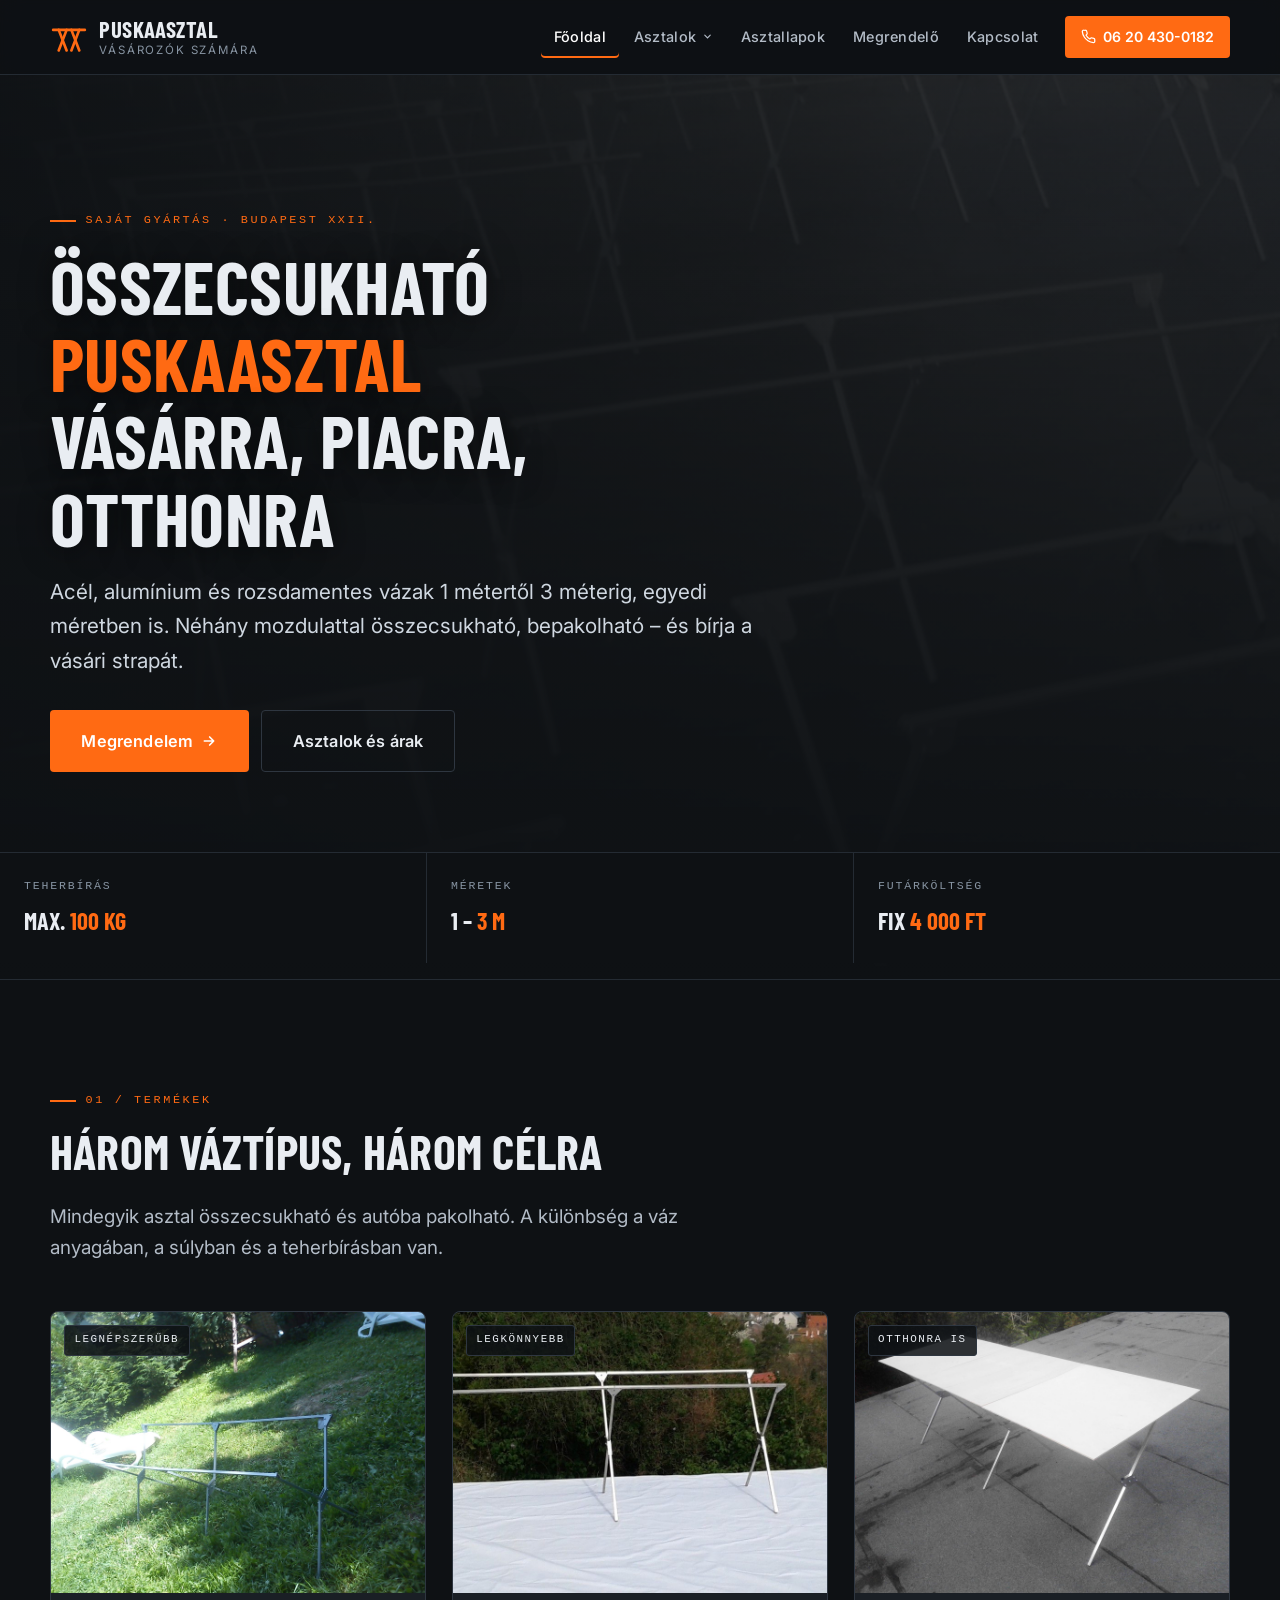
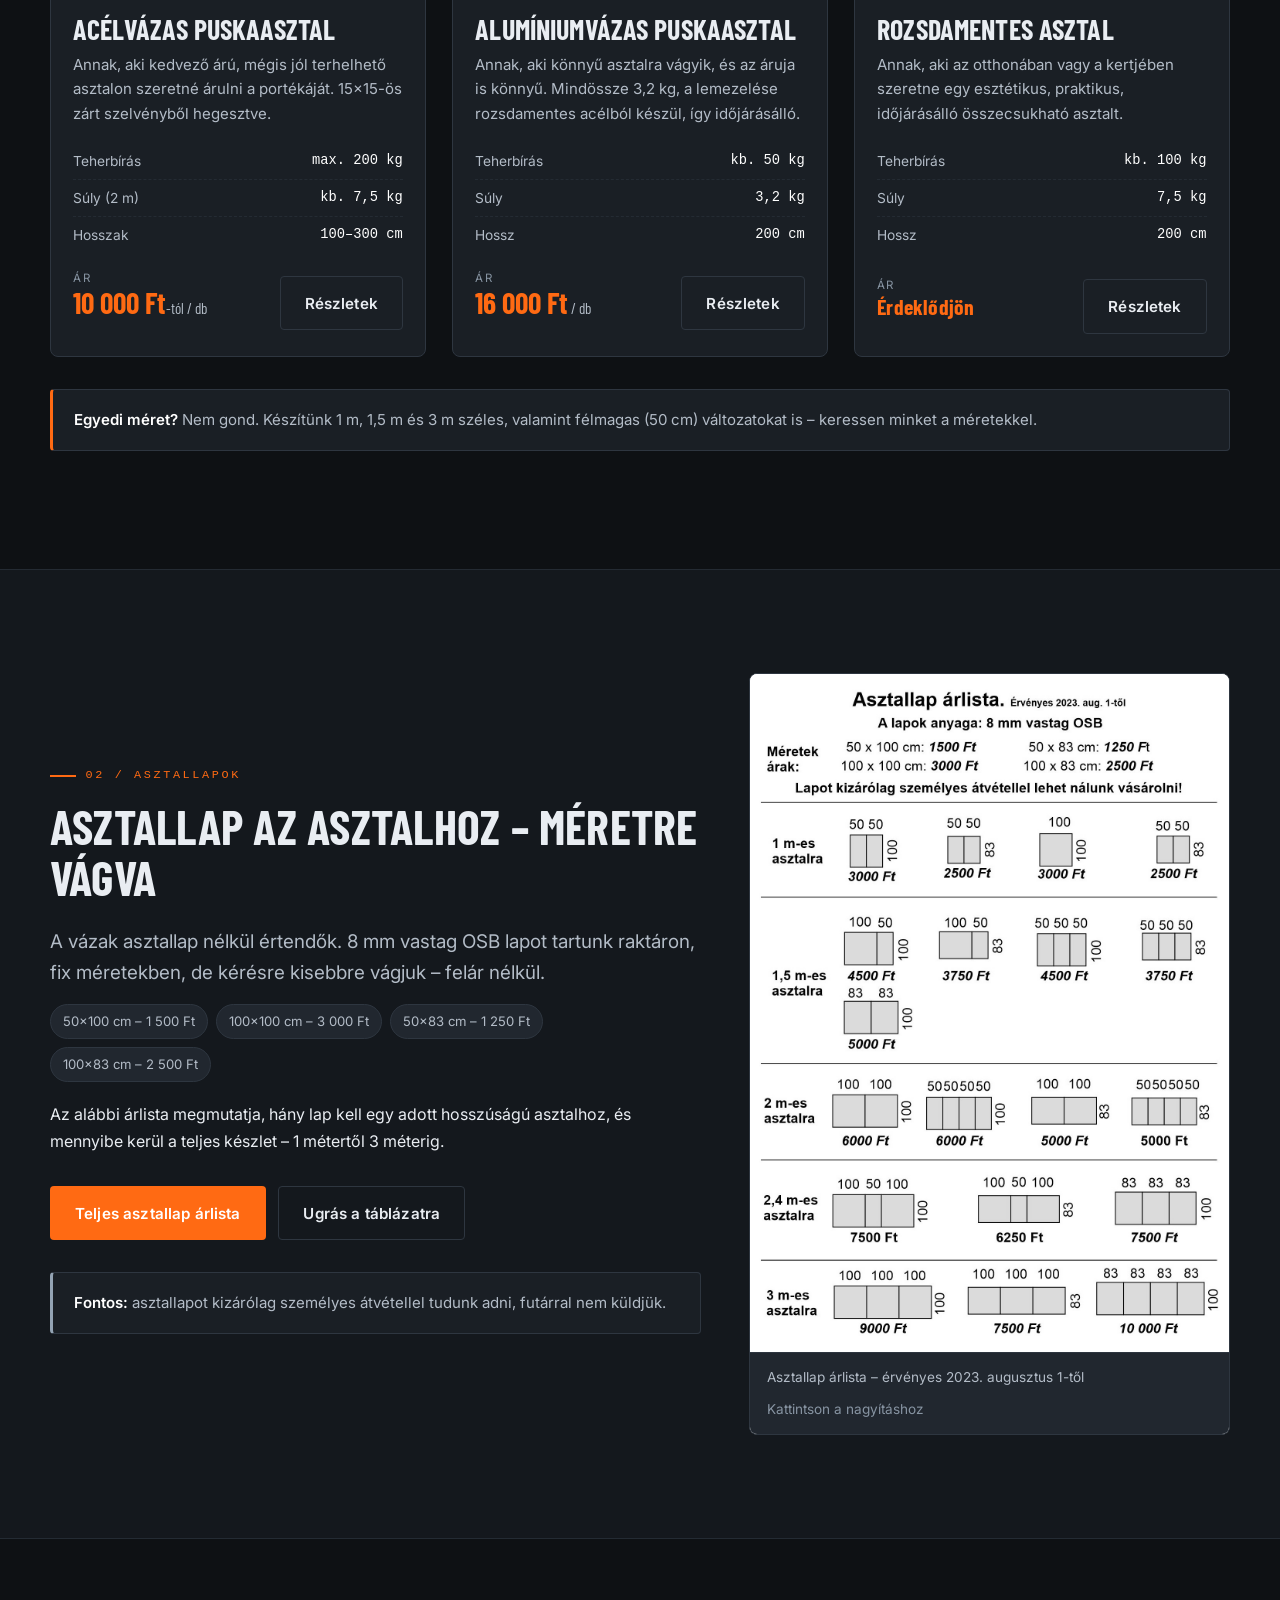
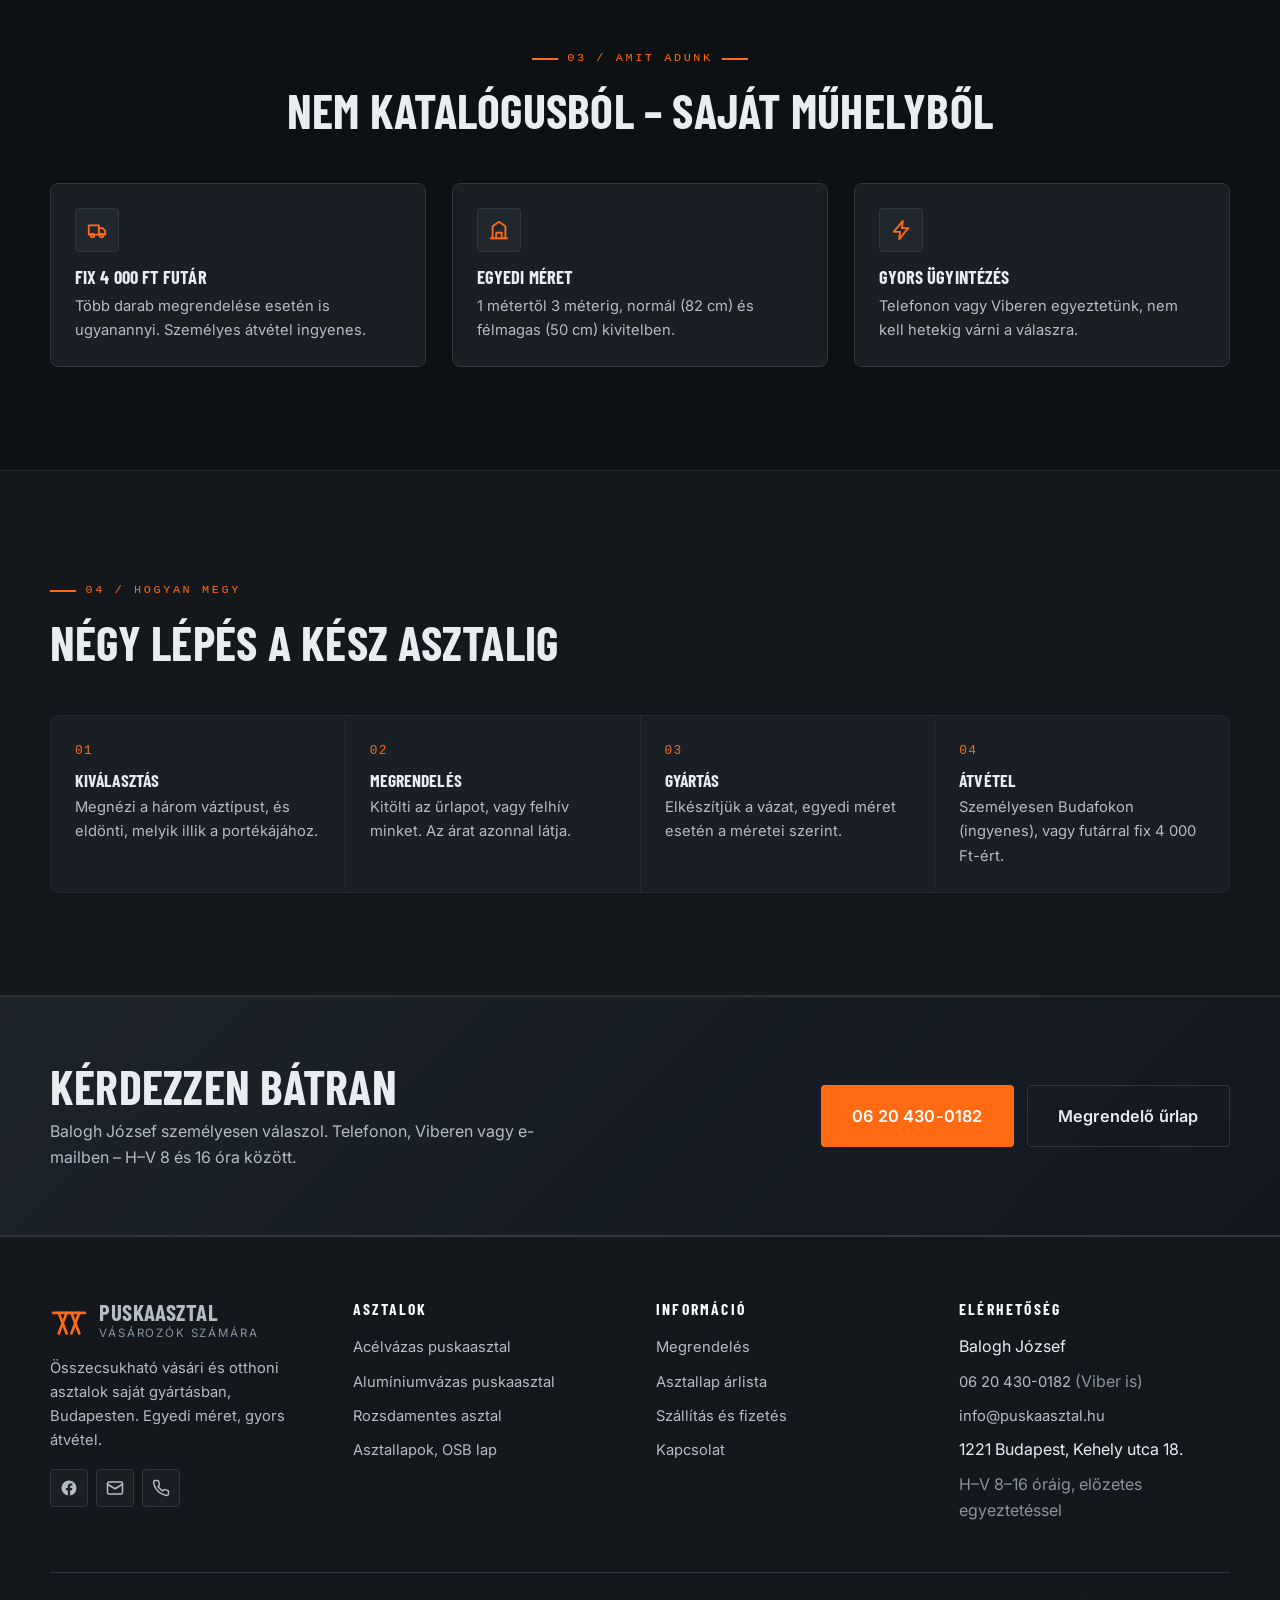
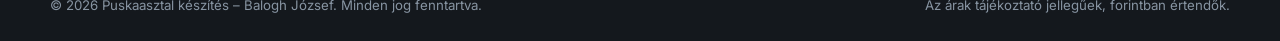
<file: index.html>
<!doctype html>
<html lang="hu">
<head>
<meta charset="utf-8">
<meta name="viewport" content="width=device-width, initial-scale=1">
<title>Puskaasztal készítés – összecsukható vásári asztalok | Budapest</title>
<meta name="description" content="Összecsukható puskaasztal saját gyártásban: acélvázas, alumíniumvázas és rozsdamentes kivitelben, 1–3 méterig, egyedi méretben is. OSB asztallapok, fix 4 000 Ft futárköltség.">
<meta name="author" content="Balogh József – Puskaasztal készítés">
<meta name="robots" content="index, follow">
<link rel="canonical" href="https://puskaasztal.hu/">
<meta name="theme-color" content="#0e1114">
<meta property="og:type" content="website">
<meta property="og:site_name" content="Puskaasztal készítés">
<meta property="og:locale" content="hu_HU">
<meta property="og:title" content="Puskaasztal készítés – összecsukható vásári asztalok | Budapest">
<meta property="og:description" content="Összecsukható puskaasztal saját gyártásban: acélvázas, alumíniumvázas és rozsdamentes kivitelben, 1–3 méterig, egyedi méretben is. OSB asztallapok, fix 4 000 Ft futárköltség.">
<meta property="og:url" content="https://puskaasztal.hu/">
<meta property="og:image" content="https://puskaasztal.hu/assets/img/hero-vazak.jpg">
<meta name="twitter:card" content="summary_large_image">
<link rel="icon" href="data:image/svg+xml,%3Csvg xmlns='http://www.w3.org/2000/svg' viewBox='0 0 48 48'%3E%3Crect width='48' height='48' fill='%230e1114'/%3E%3Cg fill='none' stroke='%23ff6a13' stroke-width='4' stroke-linecap='round'%3E%3Cpath d='M5 15h38'/%3E%3Cpath d='M11 15 21 41'/%3E%3Cpath d='M21 15 11 41'/%3E%3Cpath d='M27 15 37 41'/%3E%3Cpath d='M37 15 27 41'/%3E%3C/g%3E%3C/svg%3E">
<link rel="apple-touch-icon" href="assets/img/asztal-szog.jpg">
<link rel="preconnect" href="https://fonts.googleapis.com">
<link rel="preconnect" href="https://fonts.gstatic.com" crossorigin>
<link rel="stylesheet" href="https://fonts.googleapis.com/css2?family=Barlow+Condensed:wght@600;700&amp;family=Inter:wght@400;500;600&amp;display=swap">
<link rel="stylesheet" href="assets/css/style.css">
<script type="application/ld+json">
{
  "@context": "https://schema.org",
  "@type": "LocalBusiness",
  "@id": "https://puskaasztal.hu/#business",
  "name": "Puskaasztal készítés",
  "description": "Összecsukható vásári (puska) asztalok gyártása: acélvázas, alumíniumvázas és rozsdamentes kivitelben, egyedi méretben, OSB asztallapokkal.",
  "url": "https://puskaasztal.hu/",
  "telephone": "+36204300182",
  "email": "info@puskaasztal.hu",
  "image": "https://puskaasztal.hu/assets/img/hero-vazak.jpg",
  "priceRange": "1250 Ft - 18000 Ft",
  "founder": { "@type": "Person", "name": "Balogh József" },
  "address": {
    "@type": "PostalAddress",
    "streetAddress": "Kehely utca 18.",
    "addressLocality": "Budapest",
    "postalCode": "1221",
    "addressCountry": "HU"
  },
  "openingHoursSpecification": [{
    "@type": "OpeningHoursSpecification",
    "dayOfWeek": ["Monday","Tuesday","Wednesday","Thursday","Friday","Saturday","Sunday"],
    "opens": "08:00", "closes": "16:00"
  }],
  "sameAs": ["https://www.facebook.com/puskaasztal/"]
}
</script>
</head>
<body>
<a class="skip-link" href="#tartalom">Ugrás a tartalomra</a>
<header class="site-header">
  <div class="wrap header-inner">
    <a class="brand" href="index.html" aria-label="Puskaasztal készítés – főoldal">
      <svg class="brand-mark" viewBox="0 0 48 48" fill="none" stroke="currentColor" stroke-width="3.4" stroke-linecap="round" aria-hidden="true" focusable="false"><path d="M4 15h40"/><path d="M11 15 21 41"/><path d="M21 15 11 41"/><path d="M27 15 37 41"/><path d="M37 15 27 41"/></svg>
      <span class="brand-text"><b>Puskaasztal</b><span>vásározók számára</span></span>
    </a>
    <button type="button" class="nav-toggle" aria-expanded="false" aria-controls="fonavigacio">
      <span class="bars" aria-hidden="true"><i></i><i></i><i></i></span><span class="label">Menü</span>
    </button>
    <nav class="site-nav" id="fonavigacio" aria-label="Főmenü">
      <ul class="nav-list"><li><a href="index.html" aria-current="page">Főoldal</a></li><li class="has-sub" data-open="false"><button type="button" class="sub-toggle" aria-expanded="false">Asztalok<svg viewBox="0 0 24 24" fill="none" stroke="currentColor" stroke-width="2.5" stroke-linecap="round" aria-hidden="true"><path d="m6 9 6 6 6-6"/></svg></button><ul class="subnav"><li><a href="acelvazas-puskaasztal.html">Acélvázas puskaasztal<small>Kedvező árú, 200 kg teherbírás</small></a></li><li><a href="aluvazas-puskaasztal.html">Alumíniumvázas puskaasztal<small>Könnyű, mindössze 3,2 kg</small></a></li><li><a href="rozsdamentes-puskaasztal.html">Rozsdamentes asztal<small>Időjárásálló, esztétikus</small></a></li></ul></li><li><a href="asztallapok.html">Asztallapok</a></li><li><a href="megrendelo.html">Megrendelő</a></li><li><a href="kapcsolat.html">Kapcsolat</a></li></ul>
      <a class="nav-phone" href="tel:+36204300182"><svg viewBox="0 0 24 24" fill="none" stroke="currentColor" stroke-width="2" stroke-linecap="round" stroke-linejoin="round" aria-hidden="true"><path d="M22 16.9v3a2 2 0 0 1-2.2 2 19.8 19.8 0 0 1-8.6-3.1 19.5 19.5 0 0 1-6-6A19.8 19.8 0 0 1 2.1 4.2 2 2 0 0 1 4.1 2h3a2 2 0 0 1 2 1.7c.1 1 .4 1.9.7 2.8a2 2 0 0 1-.5 2.1L8.1 9.9a16 16 0 0 0 6 6l1.3-1.3a2 2 0 0 1 2.1-.4c.9.3 1.8.6 2.8.7a2 2 0 0 1 1.7 2Z"/></svg>06 20 430-0182</a>
    </nav>
  </div>
</header>
<main id="tartalom">

  <!-- ================= HERO ================= -->
  <section class="hero">
    <div class="hero-bg">
      <img src="assets/img/hero-vazak.jpg" alt="Összecsukható puskaasztal vázak sorban, gyártás után" width="2000" height="807" fetchpriority="high">
    </div>
    <div class="wrap hero-inner">
      <p class="eyebrow">Saját gyártás &middot; Budapest XXII.</p>
      <h1>Összecsukható <em>puskaasztal</em> vásárra, piacra, otthonra</h1>
      <p class="lead">Acél, alumínium és rozsdamentes vázak 1 métertől 3 méterig, egyedi méretben is.
      Néhány mozdulattal összecsukható, bepakolható &ndash; és bírja a vásári strapát.</p>
      <div class="hero-cta">
        <a class="btn btn-primary btn-lg" href="megrendelo.html">Megrendelem
          <svg viewBox="0 0 24 24" fill="none" stroke="currentColor" stroke-width="2.5" stroke-linecap="round" stroke-linejoin="round" aria-hidden="true"><path d="M5 12h14m-6-6 6 6-6 6"/></svg>
        </a>
        <a class="btn btn-ghost btn-lg" href="#asztalok">Asztalok és árak</a>
      </div>
    </div>
    <dl class="hero-facts wrap" style="width:100%">
      <div><dt>Teherbírás</dt><dd>max. <span>100 kg</span></dd></div>
      <div><dt>Méretek</dt><dd>1 &ndash; <span>3 m</span></dd></div>
      <div><dt>Futárköltség</dt><dd>fix <span>4 000 Ft</span></dd></div>
    </dl>
  </section>

  <!-- ================= TERMÉKEK ================= -->
  <section class="section" id="asztalok">
    <div class="wrap">
      <div class="section-head">
        <p class="eyebrow">01 / Termékek</p>
        <h2>Három vázt&iacute;pus, h&aacute;rom c&eacute;lra</h2>
        <p class="lead">Mindegyik asztal &ouml;sszecsukhat&oacute; &eacute;s aut&oacute;ba pakolhat&oacute;.
        A k&uuml;l&ouml;nbs&eacute;g a v&aacute;z anyag&aacute;ban, a s&uacute;lyban &eacute;s a teherb&iacute;r&aacute;sban van.</p>
      </div>

      <div class="grid grid-3">

        <article class="card">
          <div class="card-media">
            <span class="card-tag">Legnépszerűbb</span>
            <img src="assets/img/vaz-kertben.jpg" alt="Acélvázas összecsukható puskaasztal váza kinyitva" width="1600" height="1200" loading="lazy">
          </div>
          <div class="card-body">
            <h3>Acélvázas puskaasztal</h3>
            <p>Annak, aki kedvező árú, mégis jól terhelhető asztalon szeretné árulni a portékáját.
            15&times;15-ös zárt szelvényből hegesztve.</p>
            <ul class="card-meta">
              <li><span>Teherbírás</span><b>max. 200 kg</b></li>
              <li><span>Súly (2 m)</span><b>kb. 7,5 kg</b></li>
              <li><span>Hosszak</span><b>100&ndash;300 cm</b></li>
            </ul>
            <div class="card-foot">
              <p class="price"><small>Ár</small><b>10 000 Ft</b><i>-tól / db</i></p>
              <a class="btn btn-ghost" href="acelvazas-puskaasztal.html">Részletek</a>
            </div>
          </div>
        </article>

        <article class="card">
          <div class="card-media">
            <span class="card-tag">Legkönnyebb</span>
            <img src="assets/img/vaz-osszecsukhato.jpg" alt="Könnyű, összecsukható asztalváz kinyitott állapotban" width="1024" height="614" loading="lazy">
          </div>
          <div class="card-body">
            <h3>Alumíniumvázas puskaasztal</h3>
            <p>Annak, aki könnyű asztalra vágyik, és az áruja is könnyű. Mindössze 3,2 kg,
            a lemezelése rozsdamentes acélból készül, így időjárásálló.</p>
            <ul class="card-meta">
              <li><span>Teherbírás</span><b>kb. 50 kg</b></li>
              <li><span>Súly</span><b>3,2 kg</b></li>
              <li><span>Hossz</span><b>200 cm</b></li>
            </ul>
            <div class="card-foot">
              <p class="price"><small>Ár</small><b>16 000 Ft</b> <i>/ db</i></p>
              <a class="btn btn-ghost" href="aluvazas-puskaasztal.html">Részletek</a>
            </div>
          </div>
        </article>

        <article class="card">
          <div class="card-media">
            <span class="card-tag">Otthonra is</span>
            <img src="assets/img/asztal-szog.jpg" alt="Kinyitott összecsukható asztal világos asztallappal" width="1600" height="1200" loading="lazy">
          </div>
          <div class="card-body">
            <h3>Rozsdamentes asztal</h3>
            <p>Annak, aki az otthonában vagy a kertjében szeretne egy esztétikus, praktikus,
            időjárásálló összecsukható asztalt.</p>
            <ul class="card-meta">
              <li><span>Teherbírás</span><b>kb. 100 kg</b></li>
              <li><span>Súly</span><b>7,5 kg</b></li>
              <li><span>Hossz</span><b>200 cm</b></li>
            </ul>
            <div class="card-foot">
              <p class="price price--ask"><small>Ár</small><b>Érdeklődjön</b></p>
              <a class="btn btn-ghost" href="rozsdamentes-puskaasztal.html">Részletek</a>
            </div>
          </div>
        </article>

      </div>

      <p class="callout mt-2"><strong>Egyedi méret?</strong> Nem gond. Készítünk 1 m, 1,5 m és 3 m
      széles, valamint félmagas (50 cm) változatokat is &ndash; keressen minket a méretekkel.</p>
    </div>
  </section>

  <!-- ================= ASZTALLAPOK ================= -->
  <section class="section section--alt" id="asztallapok">
    <div class="wrap">
      <div class="split wide-left">
        <div>
          <p class="eyebrow">02 / Asztallapok</p>
          <h2>Asztallap az asztalhoz &ndash; m&eacute;retre v&aacute;gva</h2>
          <p class="lead">A vázak asztallap nélkül értendők. 8 mm vastag OSB lapot tartunk raktáron,
          fix méretekben, de kérésre kisebbre vágjuk &ndash; felár nélkül.</p>
          <ul class="chips">
            <li>50&times;100 cm &ndash; 1 500 Ft</li>
            <li>100&times;100 cm &ndash; 3 000 Ft</li>
            <li>50&times;83 cm &ndash; 1 250 Ft</li>
            <li>100&times;83 cm &ndash; 2 500 Ft</li>
          </ul>
          <p>Az alábbi árlista megmutatja, hány lap kell egy adott hosszúságú asztalhoz,
          és mennyibe kerül a teljes készlet &ndash; 1 métertől 3 méterig.</p>
          <div class="hero-cta">
            <a class="btn btn-primary" href="asztallapok.html">Teljes asztallap árlista</a>
            <a class="btn btn-ghost" href="asztallapok.html#arlista">Ugrás a táblázatra</a>
          </div>
          <p class="callout callout--info mt-2"><strong>Fontos:</strong> asztallapot kizárólag
          személyes átvétellel tudunk adni, futárral nem küldjük.</p>
        </div>
        <figure class="pricelist-figure">
          <button type="button" data-zoom="assets/img/asztallap-arlista.jpg" aria-label="Asztallap árlista nagyítása">
            <img src="assets/img/asztallap-arlista.jpg" alt="Asztallap árlista: 8 mm vastag OSB lapok méretei és árai 1, 1,5, 2, 2,4 és 3 méteres asztalokhoz" width="1240" height="1754" loading="lazy">
          </button>
          <figcaption><span>Asztallap árlista &ndash; érvényes 2023. augusztus 1-től</span><span class="muted">Kattintson a nagyításhoz</span></figcaption>
        </figure>
      </div>
    </div>
  </section>

  <!-- ================= MIÉRT MI ================= -->
  <section class="section">
    <div class="wrap">
      <div class="section-head center">
        <p class="eyebrow">03 / Amit adunk</p>
        <h2>Nem katal&oacute;gusb&oacute;l &ndash; saj&aacute;t m&#369;helyb&#337;l</h2>
      </div>
      <div class="grid grid-4">
        <div class="feature">
          <span class="ico"><svg viewBox="0 0 24 24" fill="none" stroke="currentColor" stroke-width="2" stroke-linecap="round" stroke-linejoin="round" aria-hidden="true"><path d="M3 7h11v10H3z"/><path d="M14 10h4l3 3v4h-7z"/><circle cx="7" cy="18" r="2"/><circle cx="17" cy="18" r="2"/></svg></span>
          <h3>Fix 4 000 Ft futár</h3>
          <p>Több darab megrendelése esetén is ugyanannyi. Személyes átvétel ingyenes.</p>
        </div>
        <div class="feature">
          <span class="ico"><svg viewBox="0 0 24 24" fill="none" stroke="currentColor" stroke-width="2" stroke-linecap="round" stroke-linejoin="round" aria-hidden="true"><path d="M3 21h18"/><path d="M5 21V8l7-5 7 5v13"/><path d="M9 21v-6h6v6"/></svg></span>
          <h3>Egyedi méret</h3>
          <p>1 métertől 3 méterig, normál (82 cm) és félmagas (50 cm) kivitelben.</p>
        </div>
        <div class="feature">
          <span class="ico"><svg viewBox="0 0 24 24" fill="none" stroke="currentColor" stroke-width="2" stroke-linecap="round" stroke-linejoin="round" aria-hidden="true"><path d="M14 2 4 14h7l-1 8 10-12h-7l1-8Z"/></svg></span>
          <h3>Gyors ügyintézés</h3>
          <p>Telefonon vagy Viberen egyeztetünk, nem kell hetekig várni a válaszra.</p>
        </div>
      </div>
    </div>
  </section>

  <!-- ================= FOLYAMAT ================= -->
  <section class="section section--alt">
    <div class="wrap">
      <div class="section-head">
        <p class="eyebrow">04 / Hogyan megy</p>
        <h2>N&eacute;gy l&eacute;p&eacute;s a k&eacute;sz asztalig</h2>
      </div>
      <ol class="steps">
        <li><h3>Kiválasztás</h3><p>Megnézi a három vázt&iacute;pust, és eldönti, melyik illik a portékájához.</p></li>
        <li><h3>Megrendelés</h3><p>Kitölti az űrlapot, vagy felhív minket. Az árat azonnal látja.</p></li>
        <li><h3>Gyártás</h3><p>Elkészítjük a vázat, egyedi méret esetén a méretei szerint.</p></li>
        <li><h3>Átvétel</h3><p>Személyesen Budafokon (ingyenes), vagy futárral fix 4 000 Ft-ért.</p></li>
      </ol>
    </div>
  </section>

  <!-- ================= CTA ================= -->
  <section class="cta-band">
    <div class="wrap inner">
      <div>
        <h2>K&eacute;rdezzen b&aacute;tran</h2>
        <p>Balogh József személyesen válaszol. Telefonon, Viberen vagy e-mailben &ndash;
        H&ndash;V 8 és 16 óra között.</p>
      </div>
      <div class="cta-actions">
        <a class="btn btn-primary btn-lg" href="tel:+36204300182">06 20 430-0182</a>
        <a class="btn btn-ghost btn-lg" href="megrendelo.html">Megrendelő űrlap</a>
      </div>
    </div>
  </section>

</main>
<footer class="site-footer">
  <div class="wrap">
    <div class="footer-grid">
      <div>
        <a class="brand" href="index.html" style="margin-bottom:1rem">
          <svg class="brand-mark" viewBox="0 0 48 48" fill="none" stroke="currentColor" stroke-width="3.4" stroke-linecap="round" aria-hidden="true" focusable="false"><path d="M4 15h40"/><path d="M11 15 21 41"/><path d="M21 15 11 41"/><path d="M27 15 37 41"/><path d="M37 15 27 41"/></svg>
          <span class="brand-text"><b>Puskaasztal</b><span>vásározók számára</span></span>
        </a>
        <p>Összecsukható vásári és otthoni asztalok saját gyártásban, Budapesten. Egyedi méret,
        gyors átvétel.</p>
        <div class="social">
          <a href="https://www.facebook.com/puskaasztal/" target="_blank" rel="noopener"
             aria-label="Facebook oldalunk"><svg viewBox="0 0 24 24" fill="currentColor" aria-hidden="true"><path d="M22 12a10 10 0 1 0-11.6 9.9v-7h-2.5V12h2.5V9.8c0-2.5 1.5-3.9 3.8-3.9 1.1 0 2.2.2 2.2.2v2.5h-1.3c-1.2 0-1.6.8-1.6 1.6V12h2.8l-.4 2.9h-2.4v7A10 10 0 0 0 22 12Z"/></svg></a>
          <a href="mailto:info@puskaasztal.hu" aria-label="E-mail küldése"><svg viewBox="0 0 24 24" fill="none" stroke="currentColor" stroke-width="2" stroke-linecap="round" stroke-linejoin="round" aria-hidden="true"><rect x="2" y="4" width="20" height="16" rx="2"/><path d="m2 7 10 6 10-6"/></svg></a>
          <a href="tel:+36204300182" aria-label="Telefonhívás"><svg viewBox="0 0 24 24" fill="none" stroke="currentColor" stroke-width="2" stroke-linecap="round" stroke-linejoin="round" aria-hidden="true"><path d="M22 16.9v3a2 2 0 0 1-2.2 2 19.8 19.8 0 0 1-8.6-3.1 19.5 19.5 0 0 1-6-6A19.8 19.8 0 0 1 2.1 4.2 2 2 0 0 1 4.1 2h3a2 2 0 0 1 2 1.7c.1 1 .4 1.9.7 2.8a2 2 0 0 1-.5 2.1L8.1 9.9a16 16 0 0 0 6 6l1.3-1.3a2 2 0 0 1 2.1-.4c.9.3 1.8.6 2.8.7a2 2 0 0 1 1.7 2Z"/></svg></a>
        </div>
      </div>
      <div>
        <h4>Asztalok</h4>
        <ul>
          <li><a href="acelvazas-puskaasztal.html">Acélvázas puskaasztal</a></li>
          <li><a href="aluvazas-puskaasztal.html">Alumíniumvázas puskaasztal</a></li>
          <li><a href="rozsdamentes-puskaasztal.html">Rozsdamentes asztal</a></li>
          <li><a href="asztallapok.html">Asztallapok, OSB lap</a></li>
        </ul>
      </div>
      <div>
        <h4>Információ</h4>
        <ul>
          <li><a href="megrendelo.html">Megrendelés</a></li>
          <li><a href="asztallapok.html#arlista">Asztallap árlista</a></li>
          <li><a href="kapcsolat.html#szallitas">Szállítás és fizetés</a></li>
          <li><a href="kapcsolat.html">Kapcsolat</a></li>
        </ul>
      </div>
      <div>
        <h4>Elérhetőség</h4>
        <ul>
          <li>Balogh József</li>
          <li><a href="tel:+36204300182">06 20 430-0182</a> <span class="muted">(Viber is)</span></li>
          <li><a href="mailto:info@puskaasztal.hu">info@puskaasztal.hu</a></li>
          <li>1221 Budapest, Kehely utca 18.</li>
          <li class="muted">H–V 8–16 óráig, előzetes egyeztetéssel</li>
        </ul>
      </div>
    </div>
    <div class="footer-bottom">
      <span>&copy; <span id="ev">2026</span> Puskaasztal készítés – Balogh József. Minden jog fenntartva.</span>
      <span>Az árak tájékoztató jellegűek, forintban értendők.</span>
      <!-- Weboldal: Advant – https://advant.hu (igény szerint megjeleníthető) -->
    </div>
  </div>
</footer>
<script src="assets/js/main.js" defer></script>
</body>
</html>
</file>
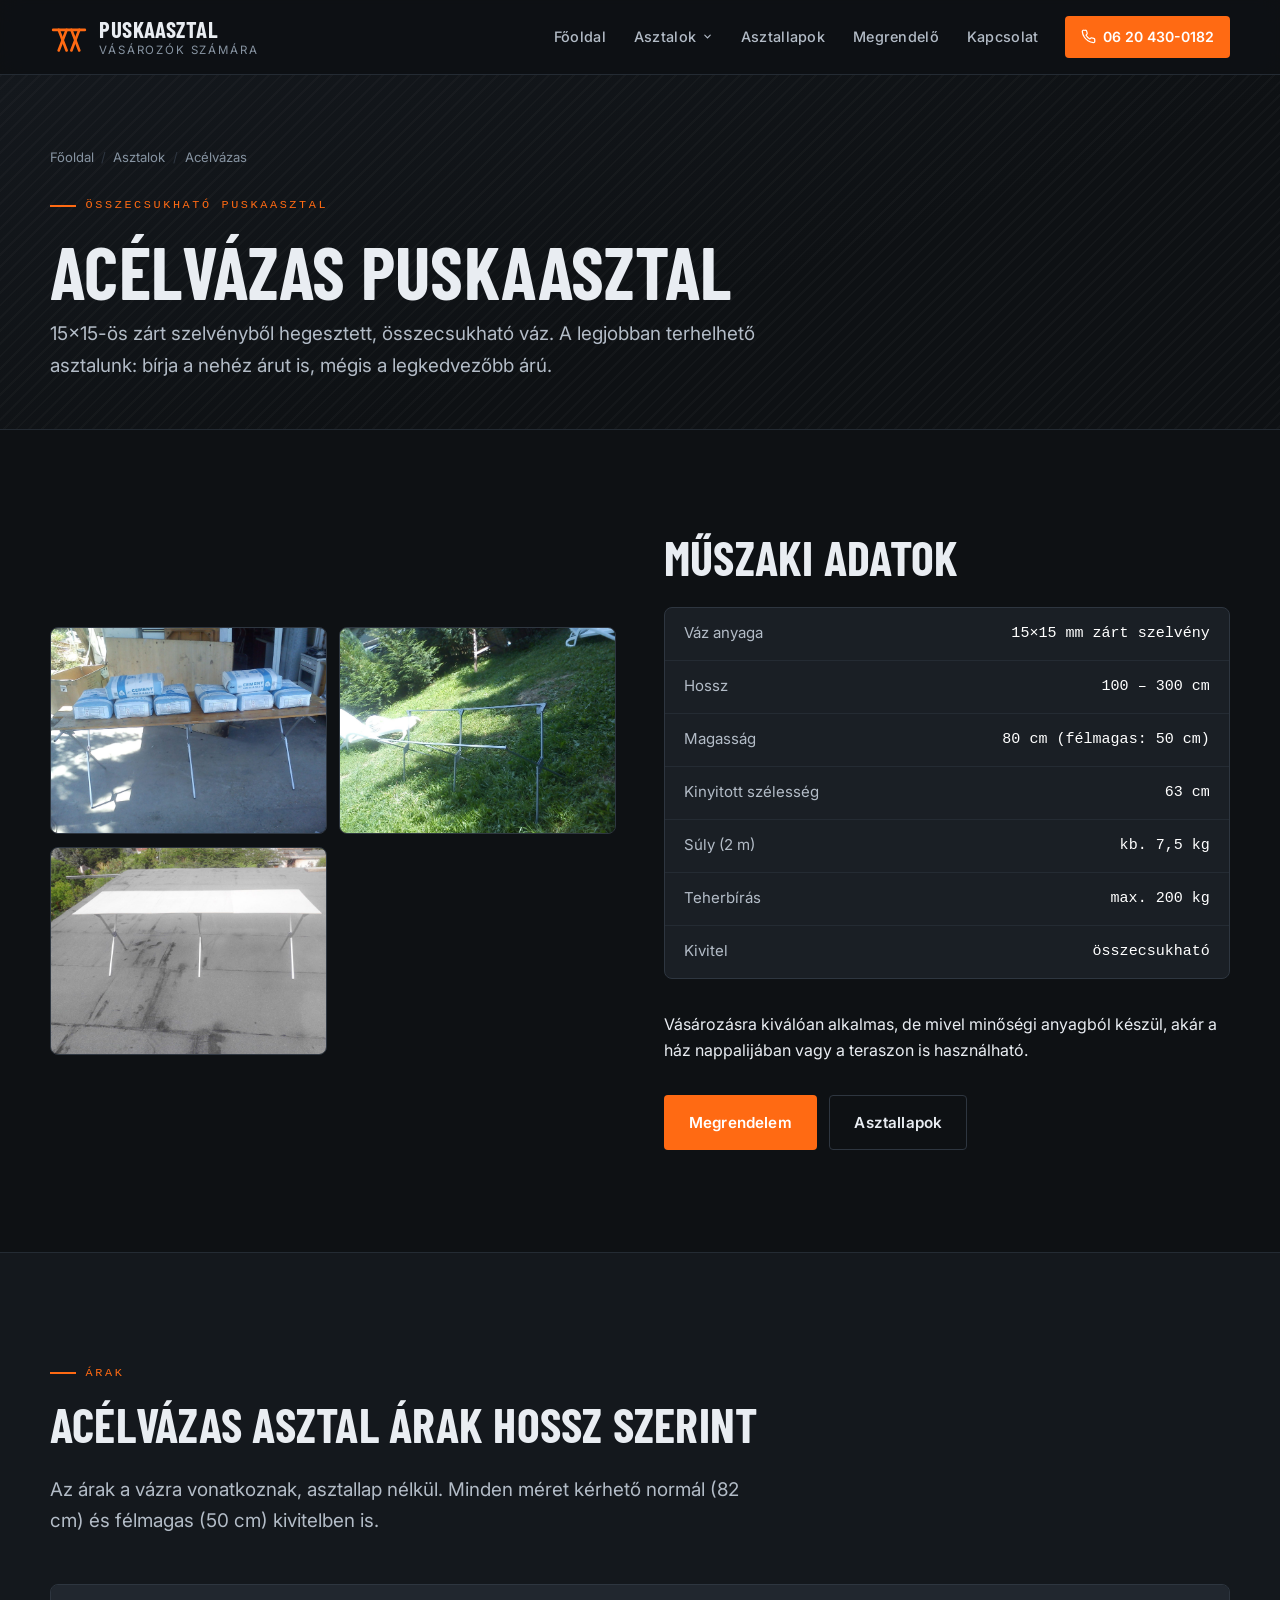
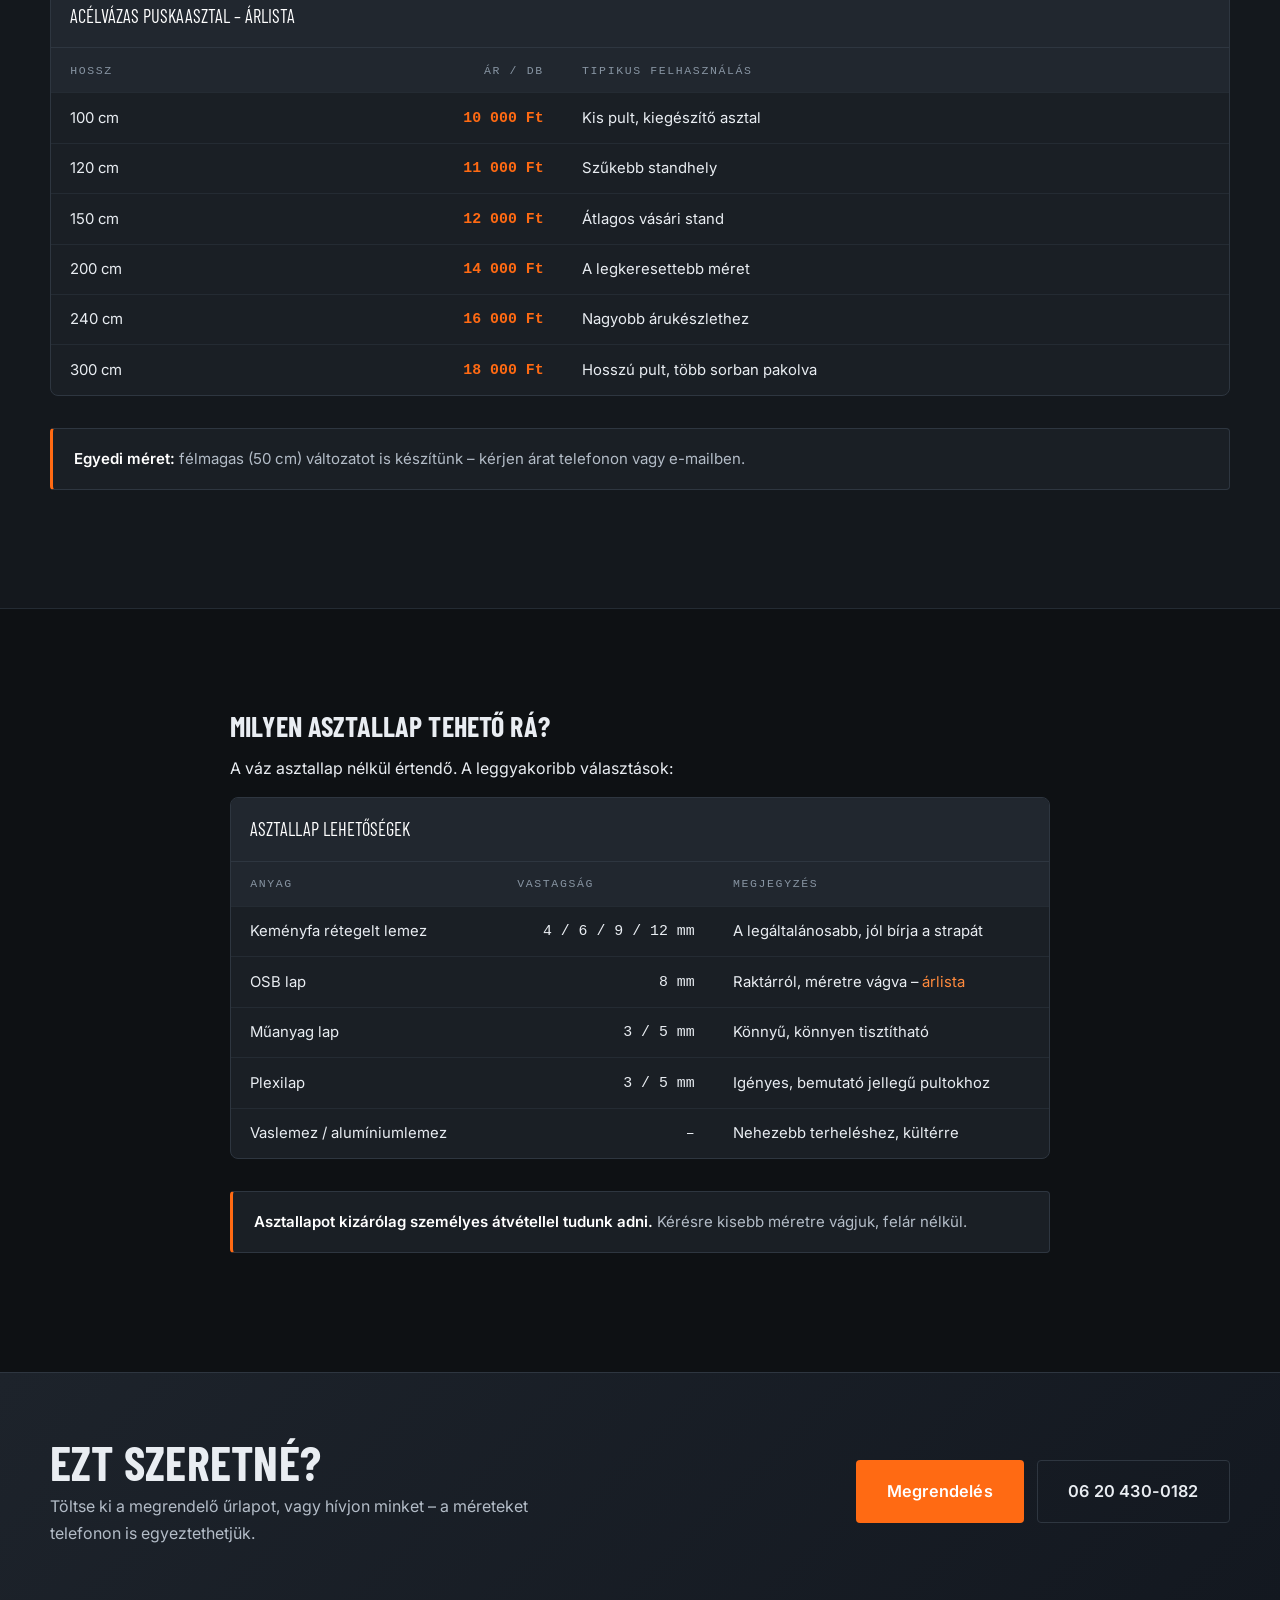
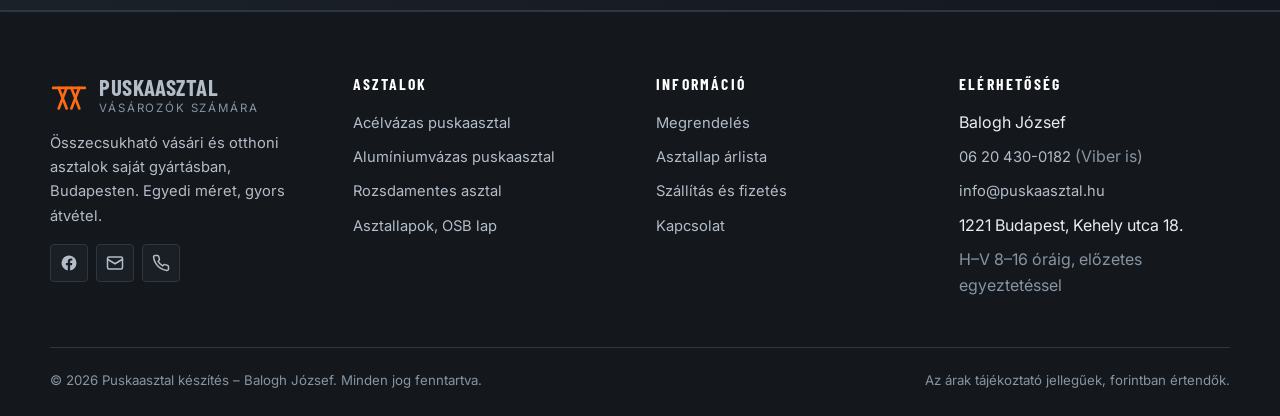
<file: acelvazas-puskaasztal.html>
<!doctype html>
<html lang="hu">
<head>
<meta charset="utf-8">
<meta name="viewport" content="width=device-width, initial-scale=1">
<title>Acélvázas puskaasztal – 200 kg teherbírás | Puskaasztal készítés</title>
<meta name="description" content="Acélvázas összecsukható puskaasztal 15×15-ös zárt szelvényből. 100–300 cm hosszban, max. 200 kg teherbírás, 10 000 Ft-tól. Vásárra és otthonra egyaránt.">
<meta name="author" content="Balogh József – Puskaasztal készítés">
<meta name="robots" content="index, follow">
<link rel="canonical" href="https://puskaasztal.hu/acelvazas-puskaasztal.html">
<meta name="theme-color" content="#0e1114">
<meta property="og:type" content="website">
<meta property="og:site_name" content="Puskaasztal készítés">
<meta property="og:locale" content="hu_HU">
<meta property="og:title" content="Acélvázas puskaasztal – 200 kg teherbírás | Puskaasztal készítés">
<meta property="og:description" content="Acélvázas összecsukható puskaasztal 15×15-ös zárt szelvényből. 100–300 cm hosszban, max. 200 kg teherbírás, 10 000 Ft-tól. Vásárra és otthonra egyaránt.">
<meta property="og:url" content="https://puskaasztal.hu/acelvazas-puskaasztal.html">
<meta property="og:image" content="https://puskaasztal.hu/assets/img/teherbiras-cement.jpg">
<meta name="twitter:card" content="summary_large_image">
<link rel="icon" href="data:image/svg+xml,%3Csvg xmlns='http://www.w3.org/2000/svg' viewBox='0 0 48 48'%3E%3Crect width='48' height='48' fill='%230e1114'/%3E%3Cg fill='none' stroke='%23ff6a13' stroke-width='4' stroke-linecap='round'%3E%3Cpath d='M5 15h38'/%3E%3Cpath d='M11 15 21 41'/%3E%3Cpath d='M21 15 11 41'/%3E%3Cpath d='M27 15 37 41'/%3E%3Cpath d='M37 15 27 41'/%3E%3C/g%3E%3C/svg%3E">
<link rel="apple-touch-icon" href="assets/img/asztal-szog.jpg">
<link rel="preconnect" href="https://fonts.googleapis.com">
<link rel="preconnect" href="https://fonts.gstatic.com" crossorigin>
<link rel="stylesheet" href="https://fonts.googleapis.com/css2?family=Barlow+Condensed:wght@600;700&amp;family=Inter:wght@400;500;600&amp;display=swap">
<link rel="stylesheet" href="assets/css/style.css">
<script type="application/ld+json">
{
  "@context": "https://schema.org",
  "@type": "Product",
  "name": "Acélvázas puskaasztal",
  "description": "Összecsukható acélvázas vásári asztal, 15×15 mm zárt szelvényből, max. 200 kg teherbírással.",
  "image": "https://puskaasztal.hu/assets/img/teherbiras-cement.jpg",
  "brand": { "@type": "Brand", "name": "Puskaasztal készítés" },
  "offers": {
    "@type": "Offer",
    "url": "https://puskaasztal.hu/acelvazas-puskaasztal.html",
    "priceCurrency": "HUF",
    "price": "10000",
    "availability": "https://schema.org/InStock",
    "seller": { "@type": "Organization", "name": "Puskaasztal készítés" }
  }
}
</script>
</head>
<body>
<a class="skip-link" href="#tartalom">Ugrás a tartalomra</a>
<header class="site-header">
  <div class="wrap header-inner">
    <a class="brand" href="index.html" aria-label="Puskaasztal készítés – főoldal">
      <svg class="brand-mark" viewBox="0 0 48 48" fill="none" stroke="currentColor" stroke-width="3.4" stroke-linecap="round" aria-hidden="true" focusable="false"><path d="M4 15h40"/><path d="M11 15 21 41"/><path d="M21 15 11 41"/><path d="M27 15 37 41"/><path d="M37 15 27 41"/></svg>
      <span class="brand-text"><b>Puskaasztal</b><span>vásározók számára</span></span>
    </a>
    <button type="button" class="nav-toggle" aria-expanded="false" aria-controls="fonavigacio">
      <span class="bars" aria-hidden="true"><i></i><i></i><i></i></span><span class="label">Menü</span>
    </button>
    <nav class="site-nav" id="fonavigacio" aria-label="Főmenü">
      <ul class="nav-list"><li><a href="index.html">Főoldal</a></li><li class="has-sub" data-open="false"><button type="button" class="sub-toggle" aria-expanded="false">Asztalok<svg viewBox="0 0 24 24" fill="none" stroke="currentColor" stroke-width="2.5" stroke-linecap="round" aria-hidden="true"><path d="m6 9 6 6 6-6"/></svg></button><ul class="subnav"><li><a href="acelvazas-puskaasztal.html" aria-current="page">Acélvázas puskaasztal<small>Kedvező árú, 200 kg teherbírás</small></a></li><li><a href="aluvazas-puskaasztal.html">Alumíniumvázas puskaasztal<small>Könnyű, mindössze 3,2 kg</small></a></li><li><a href="rozsdamentes-puskaasztal.html">Rozsdamentes asztal<small>Időjárásálló, esztétikus</small></a></li></ul></li><li><a href="asztallapok.html">Asztallapok</a></li><li><a href="megrendelo.html">Megrendelő</a></li><li><a href="kapcsolat.html">Kapcsolat</a></li></ul>
      <a class="nav-phone" href="tel:+36204300182"><svg viewBox="0 0 24 24" fill="none" stroke="currentColor" stroke-width="2" stroke-linecap="round" stroke-linejoin="round" aria-hidden="true"><path d="M22 16.9v3a2 2 0 0 1-2.2 2 19.8 19.8 0 0 1-8.6-3.1 19.5 19.5 0 0 1-6-6A19.8 19.8 0 0 1 2.1 4.2 2 2 0 0 1 4.1 2h3a2 2 0 0 1 2 1.7c.1 1 .4 1.9.7 2.8a2 2 0 0 1-.5 2.1L8.1 9.9a16 16 0 0 0 6 6l1.3-1.3a2 2 0 0 1 2.1-.4c.9.3 1.8.6 2.8.7a2 2 0 0 1 1.7 2Z"/></svg>06 20 430-0182</a>
    </nav>
  </div>
</header>
<main id="tartalom">
  <section class="page-hero">
    <div class="wrap">
      <nav class="breadcrumb" aria-label="Morzsamenü">
        <ol>
          <li><a href="index.html">Főoldal</a></li>
          <li>Asztalok</li>
          <li>Acélvázas</li>
        </ol>
      </nav>
      <p class="eyebrow">Összecsukható puskaasztal</p>
      <h1>Ac&eacute;lv&aacute;zas puskaasztal</h1>
      <p class="lead">15&times;15-&ouml;s z&aacute;rt szelv&eacute;nyb&#337;l hegesztett, &ouml;sszecsukhat&oacute; v&aacute;z. A legjobban terhelhet&#337; asztalunk: b&iacute;rja a neh&eacute;z &aacute;rut is, m&eacute;gis a legkedvez&#337;bb &aacute;r&uacute;.</p>
    </div>
  </section>

  <section class="section">
    <div class="wrap">
      <div class="split">
        <div>
          <div class="gallery"><button type="button" data-zoom="assets/img/teherbiras-cement.jpg" aria-label="Nagyítás: Puskaasztal cementeszsákokkal megterhelve"><img src="assets/img/teherbiras-cement.jpg" alt="Puskaasztal cementeszsákokkal megterhelve" loading="lazy"></button><button type="button" data-zoom="assets/img/vaz-kertben.jpg" aria-label="Nagyítás: Összecsukható asztalváz kinyitva a kertben"><img src="assets/img/vaz-kertben.jpg" alt="Összecsukható asztalváz kinyitva a kertben" loading="lazy"></button><button type="button" data-zoom="assets/img/asztal-3m.jpg" aria-label="Nagyítás: Hosszú puskaasztal felszerelt asztallappal"><img src="assets/img/asztal-3m.jpg" alt="Hosszú puskaasztal felszerelt asztallappal" loading="lazy"></button></div>
        </div>
        <div>
          <h2>M&#369;szaki adatok</h2>
          <ul class="specs"><li><span>Váz anyaga</span><b>15&times;15 mm zárt szelvény</b></li><li><span>Hossz</span><b>100 &ndash; 300 cm</b></li><li><span>Magasság</span><b>80 cm (félmagas: 50 cm)</b></li><li><span>Kinyitott szélesség</span><b>63 cm</b></li><li><span>Súly (2 m)</span><b>kb. 7,5 kg</b></li><li><span>Teherbírás</span><b>max. 200 kg</b></li><li><span>Kivitel</span><b>összecsukható</b></li></ul>
          <p class="mt-2">Vásározásra kiválóan alkalmas, de mivel minőségi anyagból készül,
          akár a ház nappalijában vagy a teraszon is használható.</p>
          <div class="hero-cta">
            <a class="btn btn-primary" href="megrendelo.html">Megrendelem</a>
            <a class="btn btn-ghost" href="asztallapok.html">Asztallapok</a>
          </div>
        </div>
      </div>
    </div>
  </section>

  <section class="section section--alt">
    <div class="wrap">
      <div class="section-head">
        <p class="eyebrow">Árak</p>
        <h2>Ac&eacute;lv&aacute;zas asztal &aacute;rak hossz szerint</h2>
        <p class="lead">Az árak a v&aacute;zra vonatkoznak, asztallap n&eacute;lk&uuml;l.
        Minden m&eacute;ret k&eacute;rhet&#337; norm&aacute;l (82 cm) &eacute;s f&eacute;lmagas (50 cm) kivitelben is.</p>
      </div>
      <div class="table-scroll">
        <table>
          <caption>Acélvázas puskaasztal – árlista</caption>
          <thead><tr><th scope="col">Hossz</th><th scope="col" class="num">Ár / db</th><th scope="col">Tipikus felhasználás</th></tr></thead>
          <tbody>
            <tr><td>100 cm</td><td class="price-cell">10 000 Ft</td><td>Kis pult, kiegészítő asztal</td></tr>
            <tr><td>120 cm</td><td class="price-cell">11 000 Ft</td><td>Szűkebb standhely</td></tr>
            <tr><td>150 cm</td><td class="price-cell">12 000 Ft</td><td>Átlagos vásári stand</td></tr>
            <tr><td>200 cm</td><td class="price-cell">14 000 Ft</td><td>A legkeresettebb méret</td></tr>
            <tr><td>240 cm</td><td class="price-cell">16 000 Ft</td><td>Nagyobb árukészlethez</td></tr>
            <tr><td>300 cm</td><td class="price-cell">18 000 Ft</td><td>Hosszú pult, több sorban pakolva</td></tr>
          </tbody>
        </table>
      </div>
      <p class="callout mt-2"><strong>Egyedi méret:</strong> félmagas (50 cm) változatot is
      készítünk &ndash; kérjen árat telefonon vagy e-mailben.</p>
    </div>
  </section>

  <section class="section">
    <div class="wrap wrap-narrow">
      <h3>Milyen asztallap tehet&#337; r&aacute;?</h3>
      <p>A v&aacute;z asztallap n&eacute;lk&uuml;l &eacute;rtend&#337;. A leggyakoribb v&aacute;laszt&aacute;sok:</p>
      <div class="table-scroll">
        <table>
          <caption>Asztallap lehetőségek</caption>
          <thead><tr><th scope="col">Anyag</th><th scope="col">Vastagság</th><th scope="col">Megjegyzés</th></tr></thead>
          <tbody>
            <tr><td>Keményfa rétegelt lemez</td><td class="num">4 / 6 / 9 / 12 mm</td><td>A legáltalánosabb, jól bírja a strapát</td></tr>
            <tr><td>OSB lap</td><td class="num">8 mm</td><td>Raktárról, méretre vágva &ndash; <a href="asztallapok.html">árlista</a></td></tr>
            <tr><td>Műanyag lap</td><td class="num">3 / 5 mm</td><td>Könnyű, könnyen tisztítható</td></tr>
            <tr><td>Plexilap</td><td class="num">3 / 5 mm</td><td>Igényes, bemutató jellegű pultokhoz</td></tr>
            <tr><td>Vaslemez / alumíniumlemez</td><td class="num">&ndash;</td><td>Nehezebb terheléshez, kültérre</td></tr>
          </tbody>
        </table>
      </div>
      <p class="callout mt-2"><strong>Asztallapot kizárólag személyes átvétellel tudunk adni.</strong>
      Kérésre kisebb méretre vágjuk, felár nélkül.</p>

    </div>
  </section>
  <section class="cta-band">
    <div class="wrap inner">
      <div>
        <h2>Ezt szeretn&eacute;?</h2>
        <p>Töltse ki a megrendelő űrlapot, vagy hívjon minket &ndash; a méreteket telefonon
        is egyeztethetjük.</p>
      </div>
      <div class="cta-actions">
        <a class="btn btn-primary btn-lg" href="megrendelo.html">Megrendelés</a>
        <a class="btn btn-ghost btn-lg" href="tel:+36204300182">06 20 430-0182</a>
      </div>
    </div>
  </section>
</main>
<footer class="site-footer">
  <div class="wrap">
    <div class="footer-grid">
      <div>
        <a class="brand" href="index.html" style="margin-bottom:1rem">
          <svg class="brand-mark" viewBox="0 0 48 48" fill="none" stroke="currentColor" stroke-width="3.4" stroke-linecap="round" aria-hidden="true" focusable="false"><path d="M4 15h40"/><path d="M11 15 21 41"/><path d="M21 15 11 41"/><path d="M27 15 37 41"/><path d="M37 15 27 41"/></svg>
          <span class="brand-text"><b>Puskaasztal</b><span>vásározók számára</span></span>
        </a>
        <p>Összecsukható vásári és otthoni asztalok saját gyártásban, Budapesten. Egyedi méret,
        gyors átvétel.</p>
        <div class="social">
          <a href="https://www.facebook.com/puskaasztal/" target="_blank" rel="noopener"
             aria-label="Facebook oldalunk"><svg viewBox="0 0 24 24" fill="currentColor" aria-hidden="true"><path d="M22 12a10 10 0 1 0-11.6 9.9v-7h-2.5V12h2.5V9.8c0-2.5 1.5-3.9 3.8-3.9 1.1 0 2.2.2 2.2.2v2.5h-1.3c-1.2 0-1.6.8-1.6 1.6V12h2.8l-.4 2.9h-2.4v7A10 10 0 0 0 22 12Z"/></svg></a>
          <a href="mailto:info@puskaasztal.hu" aria-label="E-mail küldése"><svg viewBox="0 0 24 24" fill="none" stroke="currentColor" stroke-width="2" stroke-linecap="round" stroke-linejoin="round" aria-hidden="true"><rect x="2" y="4" width="20" height="16" rx="2"/><path d="m2 7 10 6 10-6"/></svg></a>
          <a href="tel:+36204300182" aria-label="Telefonhívás"><svg viewBox="0 0 24 24" fill="none" stroke="currentColor" stroke-width="2" stroke-linecap="round" stroke-linejoin="round" aria-hidden="true"><path d="M22 16.9v3a2 2 0 0 1-2.2 2 19.8 19.8 0 0 1-8.6-3.1 19.5 19.5 0 0 1-6-6A19.8 19.8 0 0 1 2.1 4.2 2 2 0 0 1 4.1 2h3a2 2 0 0 1 2 1.7c.1 1 .4 1.9.7 2.8a2 2 0 0 1-.5 2.1L8.1 9.9a16 16 0 0 0 6 6l1.3-1.3a2 2 0 0 1 2.1-.4c.9.3 1.8.6 2.8.7a2 2 0 0 1 1.7 2Z"/></svg></a>
        </div>
      </div>
      <div>
        <h4>Asztalok</h4>
        <ul>
          <li><a href="acelvazas-puskaasztal.html">Acélvázas puskaasztal</a></li>
          <li><a href="aluvazas-puskaasztal.html">Alumíniumvázas puskaasztal</a></li>
          <li><a href="rozsdamentes-puskaasztal.html">Rozsdamentes asztal</a></li>
          <li><a href="asztallapok.html">Asztallapok, OSB lap</a></li>
        </ul>
      </div>
      <div>
        <h4>Információ</h4>
        <ul>
          <li><a href="megrendelo.html">Megrendelés</a></li>
          <li><a href="asztallapok.html#arlista">Asztallap árlista</a></li>
          <li><a href="kapcsolat.html#szallitas">Szállítás és fizetés</a></li>
          <li><a href="kapcsolat.html">Kapcsolat</a></li>
        </ul>
      </div>
      <div>
        <h4>Elérhetőség</h4>
        <ul>
          <li>Balogh József</li>
          <li><a href="tel:+36204300182">06 20 430-0182</a> <span class="muted">(Viber is)</span></li>
          <li><a href="mailto:info@puskaasztal.hu">info@puskaasztal.hu</a></li>
          <li>1221 Budapest, Kehely utca 18.</li>
          <li class="muted">H–V 8–16 óráig, előzetes egyeztetéssel</li>
        </ul>
      </div>
    </div>
    <div class="footer-bottom">
      <span>&copy; <span id="ev">2026</span> Puskaasztal készítés – Balogh József. Minden jog fenntartva.</span>
      <span>Az árak tájékoztató jellegűek, forintban értendők.</span>
      <!-- Weboldal: Advant – https://advant.hu (igény szerint megjeleníthető) -->
    </div>
  </div>
</footer>
<script src="assets/js/main.js" defer></script>
</body>
</html>
</file>
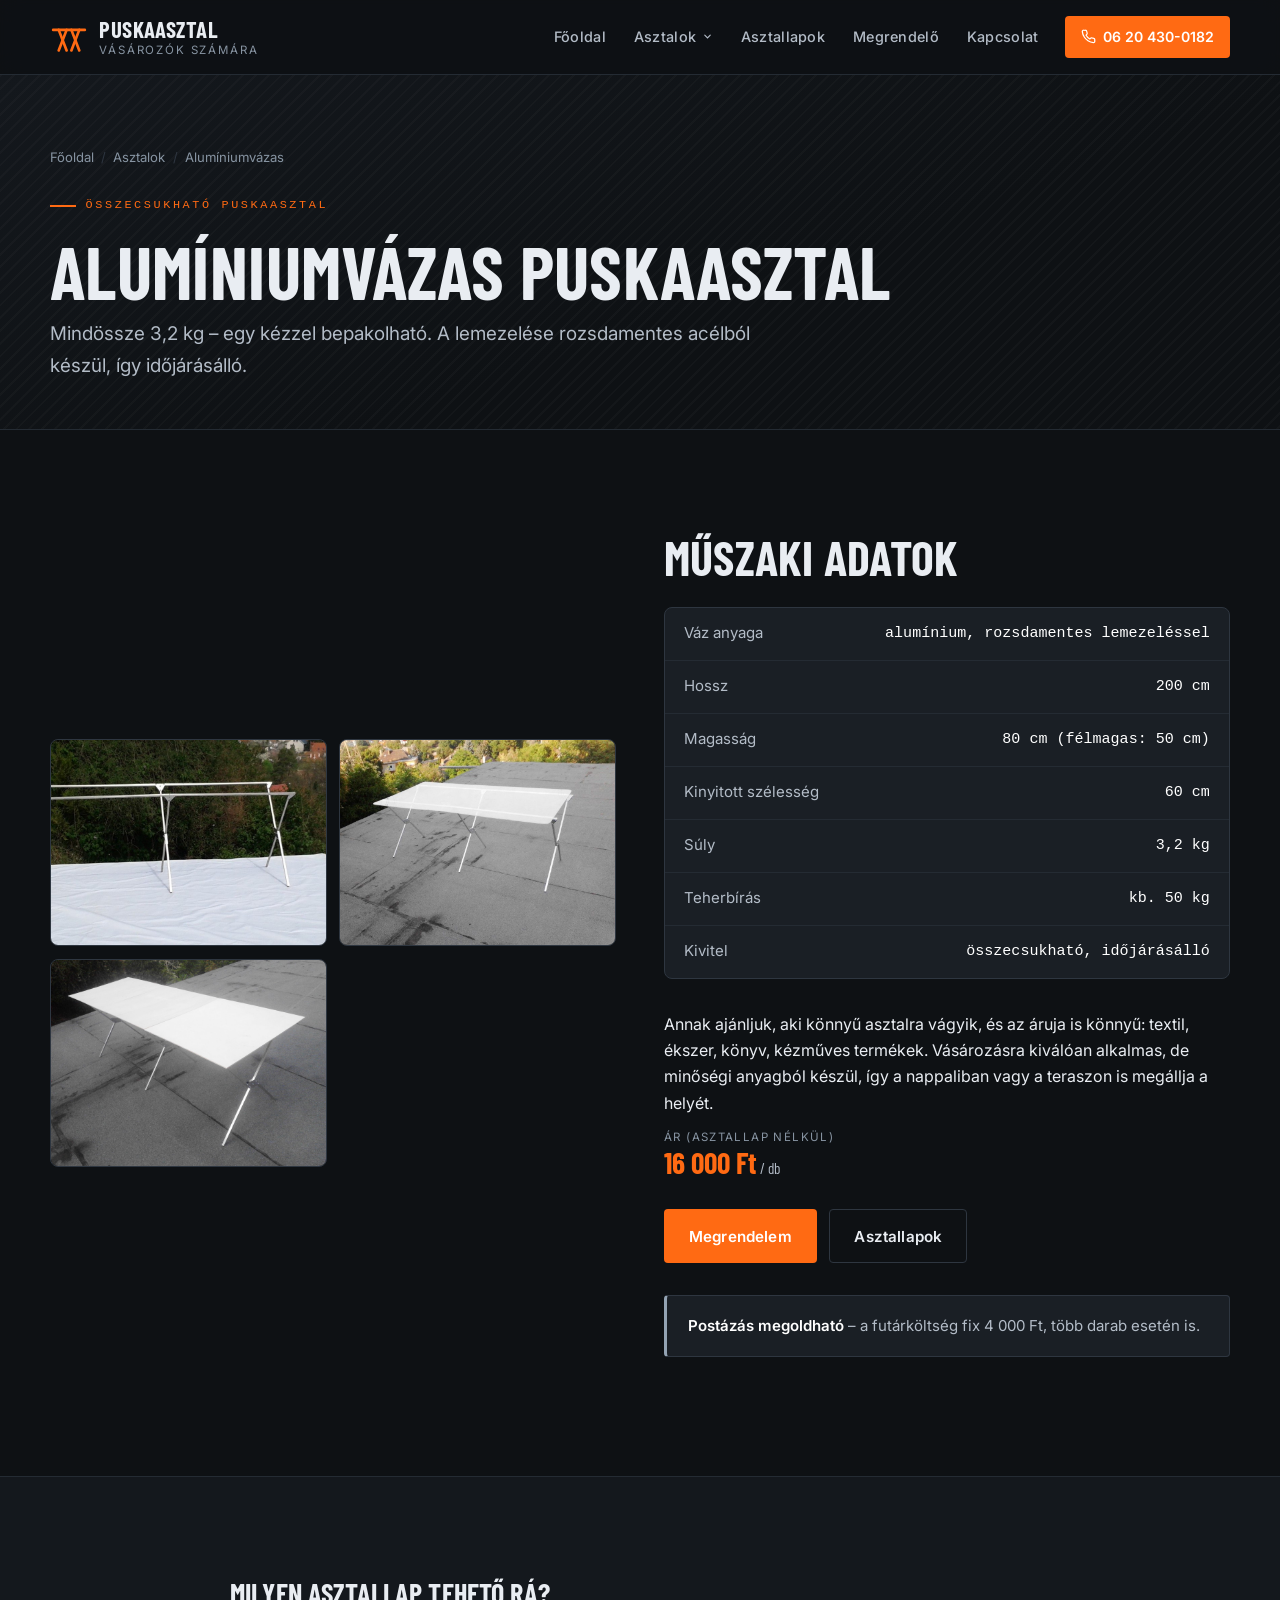
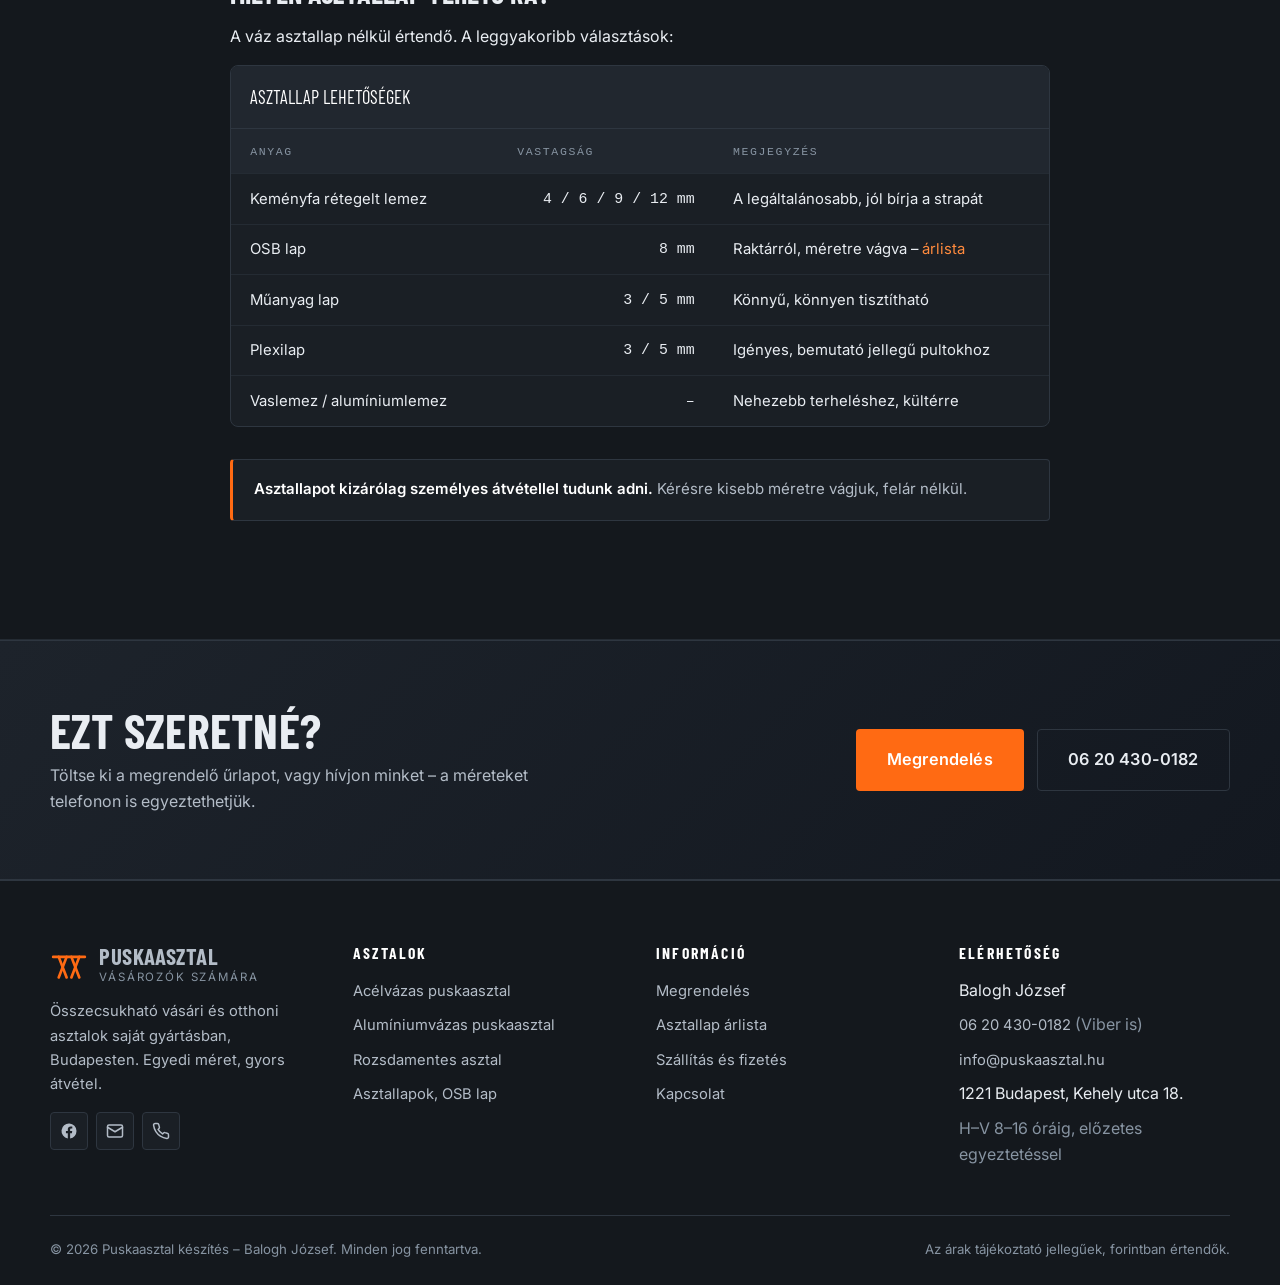
<file: aluvazas-puskaasztal.html>
<!doctype html>
<html lang="hu">
<head>
<meta charset="utf-8">
<meta name="viewport" content="width=device-width, initial-scale=1">
<title>Alumíniumvázas puskaasztal – mindössze 3,2 kg | Puskaasztal készítés</title>
<meta name="description" content="Alumíniumvázas összecsukható puskaasztal rozsdamentes lemezeléssel. 200 cm hosszú, 3,2 kg, kb. 50 kg teherbírás, 16 000 Ft. Postázás megoldható.">
<meta name="author" content="Balogh József – Puskaasztal készítés">
<meta name="robots" content="index, follow">
<link rel="canonical" href="https://puskaasztal.hu/aluvazas-puskaasztal.html">
<meta name="theme-color" content="#0e1114">
<meta property="og:type" content="website">
<meta property="og:site_name" content="Puskaasztal készítés">
<meta property="og:locale" content="hu_HU">
<meta property="og:title" content="Alumíniumvázas puskaasztal – mindössze 3,2 kg | Puskaasztal készítés">
<meta property="og:description" content="Alumíniumvázas összecsukható puskaasztal rozsdamentes lemezeléssel. 200 cm hosszú, 3,2 kg, kb. 50 kg teherbírás, 16 000 Ft. Postázás megoldható.">
<meta property="og:url" content="https://puskaasztal.hu/aluvazas-puskaasztal.html">
<meta property="og:image" content="https://puskaasztal.hu/assets/img/vaz-osszecsukhato.jpg">
<meta name="twitter:card" content="summary_large_image">
<link rel="icon" href="data:image/svg+xml,%3Csvg xmlns='http://www.w3.org/2000/svg' viewBox='0 0 48 48'%3E%3Crect width='48' height='48' fill='%230e1114'/%3E%3Cg fill='none' stroke='%23ff6a13' stroke-width='4' stroke-linecap='round'%3E%3Cpath d='M5 15h38'/%3E%3Cpath d='M11 15 21 41'/%3E%3Cpath d='M21 15 11 41'/%3E%3Cpath d='M27 15 37 41'/%3E%3Cpath d='M37 15 27 41'/%3E%3C/g%3E%3C/svg%3E">
<link rel="apple-touch-icon" href="assets/img/asztal-szog.jpg">
<link rel="preconnect" href="https://fonts.googleapis.com">
<link rel="preconnect" href="https://fonts.gstatic.com" crossorigin>
<link rel="stylesheet" href="https://fonts.googleapis.com/css2?family=Barlow+Condensed:wght@600;700&amp;family=Inter:wght@400;500;600&amp;display=swap">
<link rel="stylesheet" href="assets/css/style.css">
<script type="application/ld+json">
{
  "@context": "https://schema.org",
  "@type": "Product",
  "name": "Alumíniumvázas puskaasztal",
  "description": "Könnyű, 3,2 kg-os összecsukható alumíniumvázas vásári asztal rozsdamentes lemezeléssel.",
  "image": "https://puskaasztal.hu/assets/img/vaz-osszecsukhato.jpg",
  "brand": { "@type": "Brand", "name": "Puskaasztal készítés" },
  "offers": {
    "@type": "Offer",
    "url": "https://puskaasztal.hu/aluvazas-puskaasztal.html",
    "priceCurrency": "HUF",
    "price": "16000",
    "availability": "https://schema.org/InStock",
    "seller": { "@type": "Organization", "name": "Puskaasztal készítés" }
  }
}
</script>
</head>
<body>
<a class="skip-link" href="#tartalom">Ugrás a tartalomra</a>
<header class="site-header">
  <div class="wrap header-inner">
    <a class="brand" href="index.html" aria-label="Puskaasztal készítés – főoldal">
      <svg class="brand-mark" viewBox="0 0 48 48" fill="none" stroke="currentColor" stroke-width="3.4" stroke-linecap="round" aria-hidden="true" focusable="false"><path d="M4 15h40"/><path d="M11 15 21 41"/><path d="M21 15 11 41"/><path d="M27 15 37 41"/><path d="M37 15 27 41"/></svg>
      <span class="brand-text"><b>Puskaasztal</b><span>vásározók számára</span></span>
    </a>
    <button type="button" class="nav-toggle" aria-expanded="false" aria-controls="fonavigacio">
      <span class="bars" aria-hidden="true"><i></i><i></i><i></i></span><span class="label">Menü</span>
    </button>
    <nav class="site-nav" id="fonavigacio" aria-label="Főmenü">
      <ul class="nav-list"><li><a href="index.html">Főoldal</a></li><li class="has-sub" data-open="false"><button type="button" class="sub-toggle" aria-expanded="false">Asztalok<svg viewBox="0 0 24 24" fill="none" stroke="currentColor" stroke-width="2.5" stroke-linecap="round" aria-hidden="true"><path d="m6 9 6 6 6-6"/></svg></button><ul class="subnav"><li><a href="acelvazas-puskaasztal.html">Acélvázas puskaasztal<small>Kedvező árú, 200 kg teherbírás</small></a></li><li><a href="aluvazas-puskaasztal.html" aria-current="page">Alumíniumvázas puskaasztal<small>Könnyű, mindössze 3,2 kg</small></a></li><li><a href="rozsdamentes-puskaasztal.html">Rozsdamentes asztal<small>Időjárásálló, esztétikus</small></a></li></ul></li><li><a href="asztallapok.html">Asztallapok</a></li><li><a href="megrendelo.html">Megrendelő</a></li><li><a href="kapcsolat.html">Kapcsolat</a></li></ul>
      <a class="nav-phone" href="tel:+36204300182"><svg viewBox="0 0 24 24" fill="none" stroke="currentColor" stroke-width="2" stroke-linecap="round" stroke-linejoin="round" aria-hidden="true"><path d="M22 16.9v3a2 2 0 0 1-2.2 2 19.8 19.8 0 0 1-8.6-3.1 19.5 19.5 0 0 1-6-6A19.8 19.8 0 0 1 2.1 4.2 2 2 0 0 1 4.1 2h3a2 2 0 0 1 2 1.7c.1 1 .4 1.9.7 2.8a2 2 0 0 1-.5 2.1L8.1 9.9a16 16 0 0 0 6 6l1.3-1.3a2 2 0 0 1 2.1-.4c.9.3 1.8.6 2.8.7a2 2 0 0 1 1.7 2Z"/></svg>06 20 430-0182</a>
    </nav>
  </div>
</header>
<main id="tartalom">
  <section class="page-hero">
    <div class="wrap">
      <nav class="breadcrumb" aria-label="Morzsamenü">
        <ol>
          <li><a href="index.html">Főoldal</a></li>
          <li>Asztalok</li>
          <li>Alumíniumvázas</li>
        </ol>
      </nav>
      <p class="eyebrow">Összecsukható puskaasztal</p>
      <h1>Alum&iacute;niumv&aacute;zas puskaasztal</h1>
      <p class="lead">Mind&ouml;ssze 3,2 kg &ndash; egy k&eacute;zzel bepakolhat&oacute;. A lemezel&eacute;se rozsdamentes ac&eacute;lb&oacute;l k&eacute;sz&uuml;l, &iacute;gy id&#337;j&aacute;r&aacute;s&aacute;ll&oacute;.</p>
    </div>
  </section>

  <section class="section">
    <div class="wrap">
      <div class="split">
        <div>
          <div class="gallery"><button type="button" data-zoom="assets/img/vaz-osszecsukhato.jpg" aria-label="Nagyítás: Könnyű alumíniumvázas asztal váza kinyitva"><img src="assets/img/vaz-osszecsukhato.jpg" alt="Könnyű alumíniumvázas asztal váza kinyitva" loading="lazy"></button><button type="button" data-zoom="assets/img/asztal-plexi.jpg" aria-label="Nagyítás: Összecsukható asztal világos lappal"><img src="assets/img/asztal-plexi.jpg" alt="Összecsukható asztal világos lappal" loading="lazy"></button><button type="button" data-zoom="assets/img/asztal-szog.jpg" aria-label="Nagyítás: Kinyitott asztal ferde nézetből"><img src="assets/img/asztal-szog.jpg" alt="Kinyitott asztal ferde nézetből" loading="lazy"></button></div>
        </div>
        <div>
          <h2>M&#369;szaki adatok</h2>
          <ul class="specs"><li><span>Váz anyaga</span><b>alumínium, rozsdamentes lemezeléssel</b></li><li><span>Hossz</span><b>200 cm</b></li><li><span>Magasság</span><b>80 cm (félmagas: 50 cm)</b></li><li><span>Kinyitott szélesség</span><b>60 cm</b></li><li><span>Súly</span><b>3,2 kg</b></li><li><span>Teherbírás</span><b>kb. 50 kg</b></li><li><span>Kivitel</span><b>összecsukható, időjárásálló</b></li></ul>
          <p class="mt-2">Annak ajánljuk, aki könnyű asztalra vágyik, és az áruja is könnyű:
          textil, ékszer, könyv, kézműves termékek. Vásározásra kiválóan alkalmas, de minőségi
          anyagból készül, így a nappaliban vagy a teraszon is megállja a helyét.</p>
          <p class="price"><small>Ár (asztallap nélkül)</small><b>16 000 Ft</b> <i>/ db</i></p>
          <div class="hero-cta">
            <a class="btn btn-primary" href="megrendelo.html">Megrendelem</a>
            <a class="btn btn-ghost" href="asztallapok.html">Asztallapok</a>
          </div>
          <p class="callout callout--info mt-2"><strong>Postázás megoldható</strong> &ndash;
          a futárköltség fix 4 000 Ft, több darab esetén is.</p>
        </div>
      </div>
    </div>
  </section>

  <section class="section section--alt">
    <div class="wrap wrap-narrow">
      <h3>Milyen asztallap tehet&#337; r&aacute;?</h3>
      <p>A v&aacute;z asztallap n&eacute;lk&uuml;l &eacute;rtend&#337;. A leggyakoribb v&aacute;laszt&aacute;sok:</p>
      <div class="table-scroll">
        <table>
          <caption>Asztallap lehetőségek</caption>
          <thead><tr><th scope="col">Anyag</th><th scope="col">Vastagság</th><th scope="col">Megjegyzés</th></tr></thead>
          <tbody>
            <tr><td>Keményfa rétegelt lemez</td><td class="num">4 / 6 / 9 / 12 mm</td><td>A legáltalánosabb, jól bírja a strapát</td></tr>
            <tr><td>OSB lap</td><td class="num">8 mm</td><td>Raktárról, méretre vágva &ndash; <a href="asztallapok.html">árlista</a></td></tr>
            <tr><td>Műanyag lap</td><td class="num">3 / 5 mm</td><td>Könnyű, könnyen tisztítható</td></tr>
            <tr><td>Plexilap</td><td class="num">3 / 5 mm</td><td>Igényes, bemutató jellegű pultokhoz</td></tr>
            <tr><td>Vaslemez / alumíniumlemez</td><td class="num">&ndash;</td><td>Nehezebb terheléshez, kültérre</td></tr>
          </tbody>
        </table>
      </div>
      <p class="callout mt-2"><strong>Asztallapot kizárólag személyes átvétellel tudunk adni.</strong>
      Kérésre kisebb méretre vágjuk, felár nélkül.</p>

    </div>
  </section>
  <section class="cta-band">
    <div class="wrap inner">
      <div>
        <h2>Ezt szeretn&eacute;?</h2>
        <p>Töltse ki a megrendelő űrlapot, vagy hívjon minket &ndash; a méreteket telefonon
        is egyeztethetjük.</p>
      </div>
      <div class="cta-actions">
        <a class="btn btn-primary btn-lg" href="megrendelo.html">Megrendelés</a>
        <a class="btn btn-ghost btn-lg" href="tel:+36204300182">06 20 430-0182</a>
      </div>
    </div>
  </section>
</main>
<footer class="site-footer">
  <div class="wrap">
    <div class="footer-grid">
      <div>
        <a class="brand" href="index.html" style="margin-bottom:1rem">
          <svg class="brand-mark" viewBox="0 0 48 48" fill="none" stroke="currentColor" stroke-width="3.4" stroke-linecap="round" aria-hidden="true" focusable="false"><path d="M4 15h40"/><path d="M11 15 21 41"/><path d="M21 15 11 41"/><path d="M27 15 37 41"/><path d="M37 15 27 41"/></svg>
          <span class="brand-text"><b>Puskaasztal</b><span>vásározók számára</span></span>
        </a>
        <p>Összecsukható vásári és otthoni asztalok saját gyártásban, Budapesten. Egyedi méret,
        gyors átvétel.</p>
        <div class="social">
          <a href="https://www.facebook.com/puskaasztal/" target="_blank" rel="noopener"
             aria-label="Facebook oldalunk"><svg viewBox="0 0 24 24" fill="currentColor" aria-hidden="true"><path d="M22 12a10 10 0 1 0-11.6 9.9v-7h-2.5V12h2.5V9.8c0-2.5 1.5-3.9 3.8-3.9 1.1 0 2.2.2 2.2.2v2.5h-1.3c-1.2 0-1.6.8-1.6 1.6V12h2.8l-.4 2.9h-2.4v7A10 10 0 0 0 22 12Z"/></svg></a>
          <a href="mailto:info@puskaasztal.hu" aria-label="E-mail küldése"><svg viewBox="0 0 24 24" fill="none" stroke="currentColor" stroke-width="2" stroke-linecap="round" stroke-linejoin="round" aria-hidden="true"><rect x="2" y="4" width="20" height="16" rx="2"/><path d="m2 7 10 6 10-6"/></svg></a>
          <a href="tel:+36204300182" aria-label="Telefonhívás"><svg viewBox="0 0 24 24" fill="none" stroke="currentColor" stroke-width="2" stroke-linecap="round" stroke-linejoin="round" aria-hidden="true"><path d="M22 16.9v3a2 2 0 0 1-2.2 2 19.8 19.8 0 0 1-8.6-3.1 19.5 19.5 0 0 1-6-6A19.8 19.8 0 0 1 2.1 4.2 2 2 0 0 1 4.1 2h3a2 2 0 0 1 2 1.7c.1 1 .4 1.9.7 2.8a2 2 0 0 1-.5 2.1L8.1 9.9a16 16 0 0 0 6 6l1.3-1.3a2 2 0 0 1 2.1-.4c.9.3 1.8.6 2.8.7a2 2 0 0 1 1.7 2Z"/></svg></a>
        </div>
      </div>
      <div>
        <h4>Asztalok</h4>
        <ul>
          <li><a href="acelvazas-puskaasztal.html">Acélvázas puskaasztal</a></li>
          <li><a href="aluvazas-puskaasztal.html">Alumíniumvázas puskaasztal</a></li>
          <li><a href="rozsdamentes-puskaasztal.html">Rozsdamentes asztal</a></li>
          <li><a href="asztallapok.html">Asztallapok, OSB lap</a></li>
        </ul>
      </div>
      <div>
        <h4>Információ</h4>
        <ul>
          <li><a href="megrendelo.html">Megrendelés</a></li>
          <li><a href="asztallapok.html#arlista">Asztallap árlista</a></li>
          <li><a href="kapcsolat.html#szallitas">Szállítás és fizetés</a></li>
          <li><a href="kapcsolat.html">Kapcsolat</a></li>
        </ul>
      </div>
      <div>
        <h4>Elérhetőség</h4>
        <ul>
          <li>Balogh József</li>
          <li><a href="tel:+36204300182">06 20 430-0182</a> <span class="muted">(Viber is)</span></li>
          <li><a href="mailto:info@puskaasztal.hu">info@puskaasztal.hu</a></li>
          <li>1221 Budapest, Kehely utca 18.</li>
          <li class="muted">H–V 8–16 óráig, előzetes egyeztetéssel</li>
        </ul>
      </div>
    </div>
    <div class="footer-bottom">
      <span>&copy; <span id="ev">2026</span> Puskaasztal készítés – Balogh József. Minden jog fenntartva.</span>
      <span>Az árak tájékoztató jellegűek, forintban értendők.</span>
      <!-- Weboldal: Advant – https://advant.hu (igény szerint megjeleníthető) -->
    </div>
  </div>
</footer>
<script src="assets/js/main.js" defer></script>
</body>
</html>
</file>
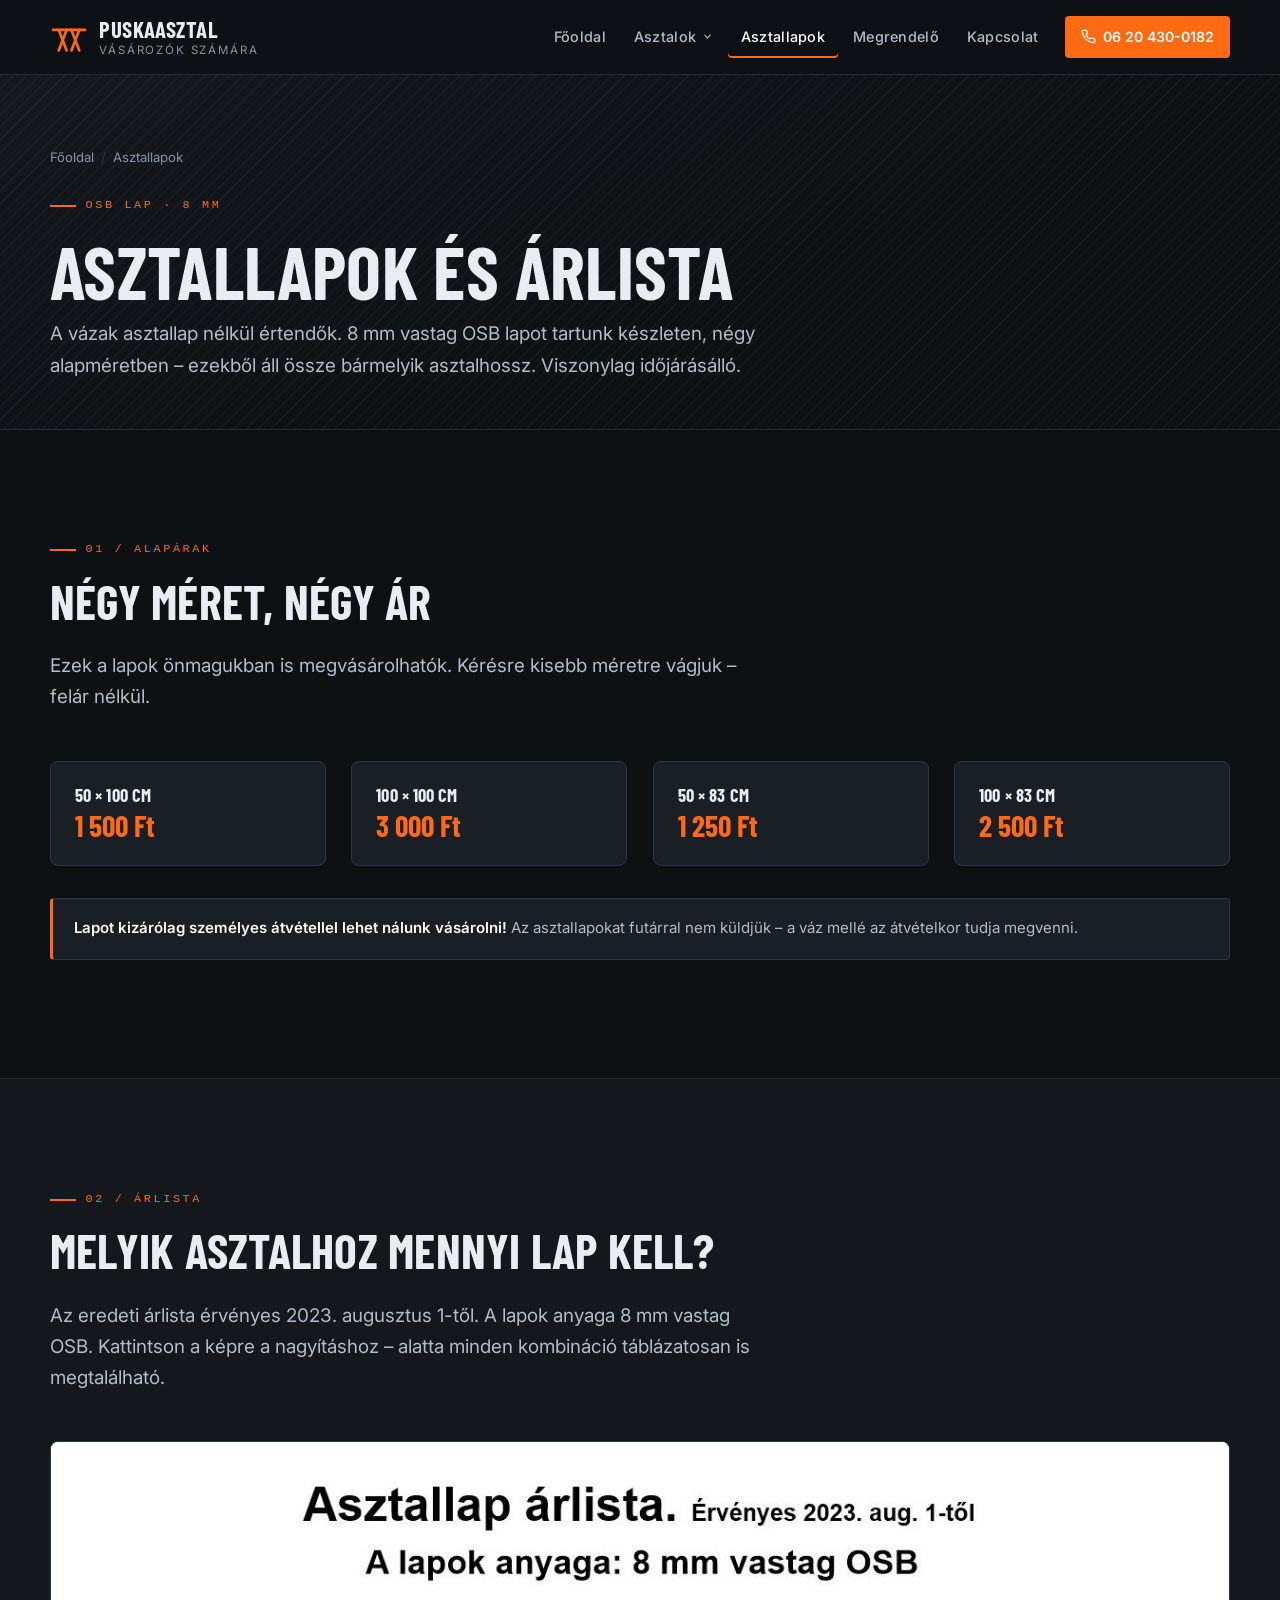
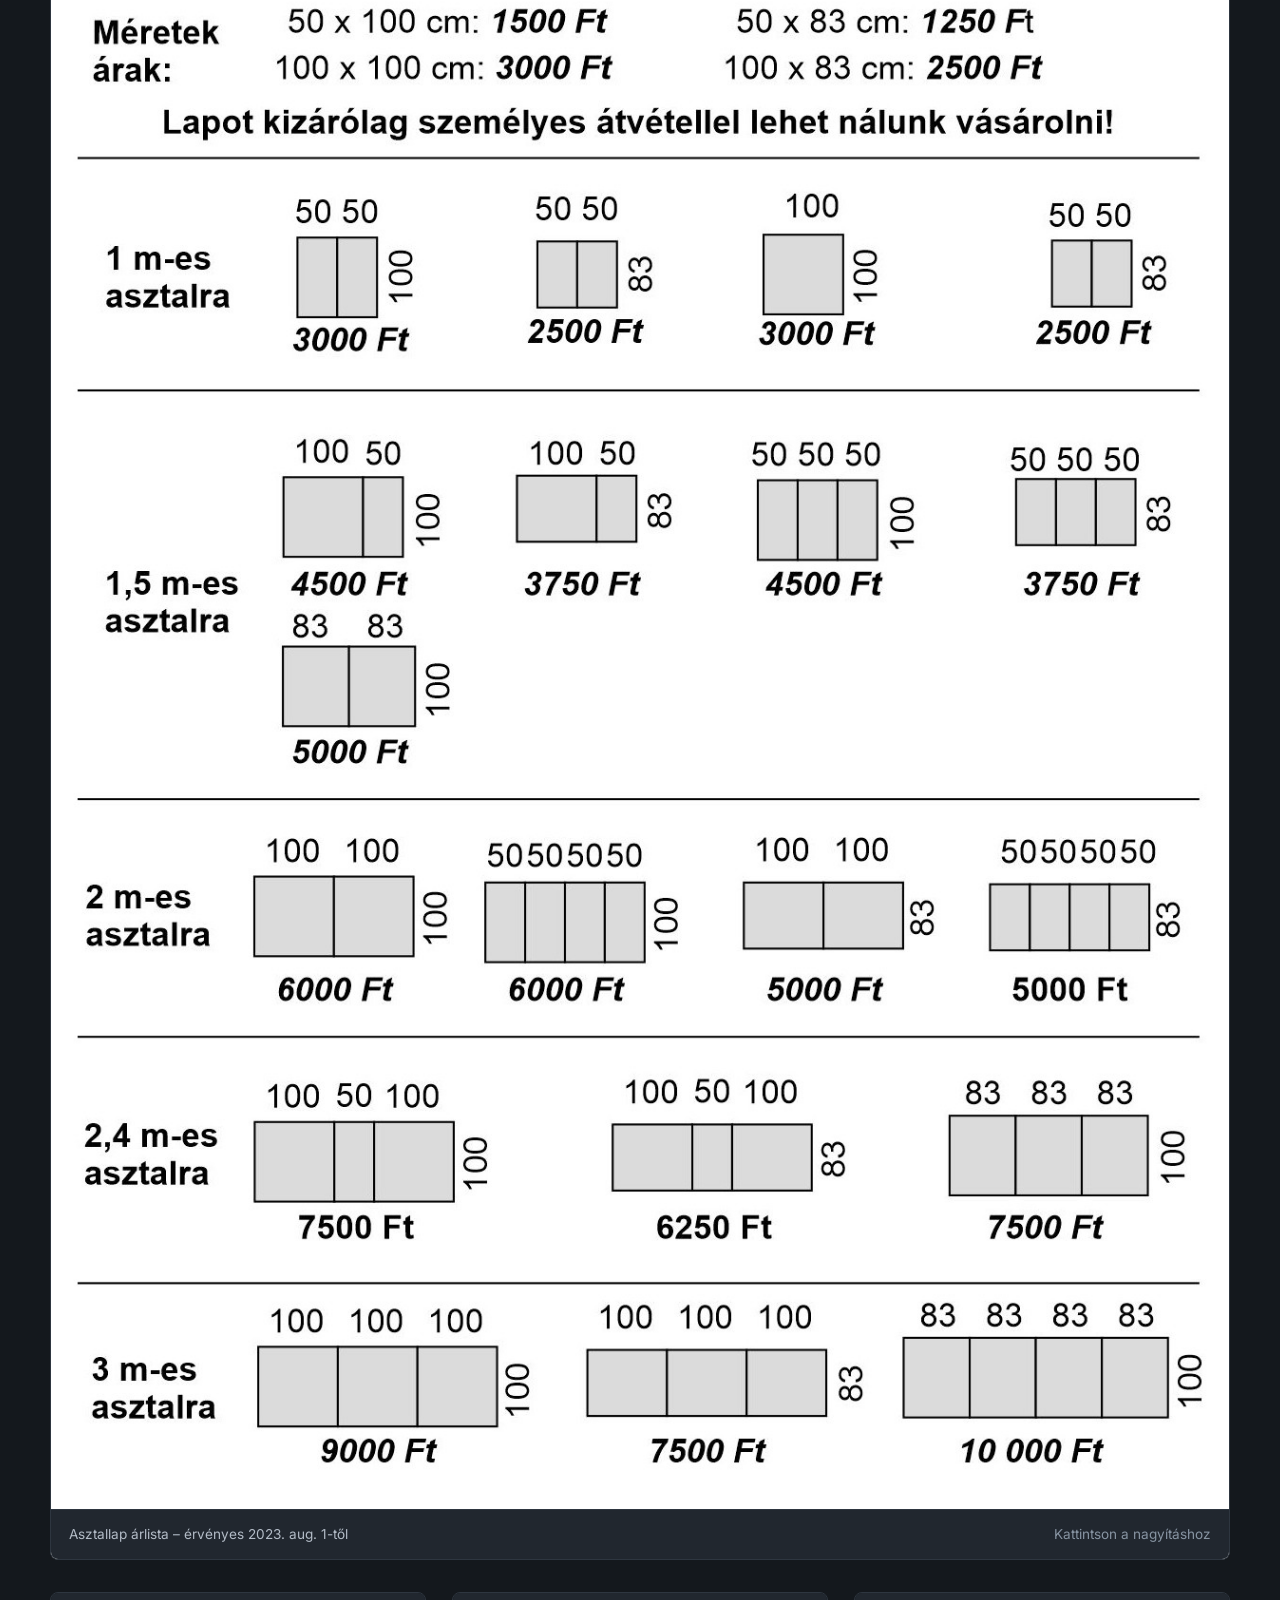
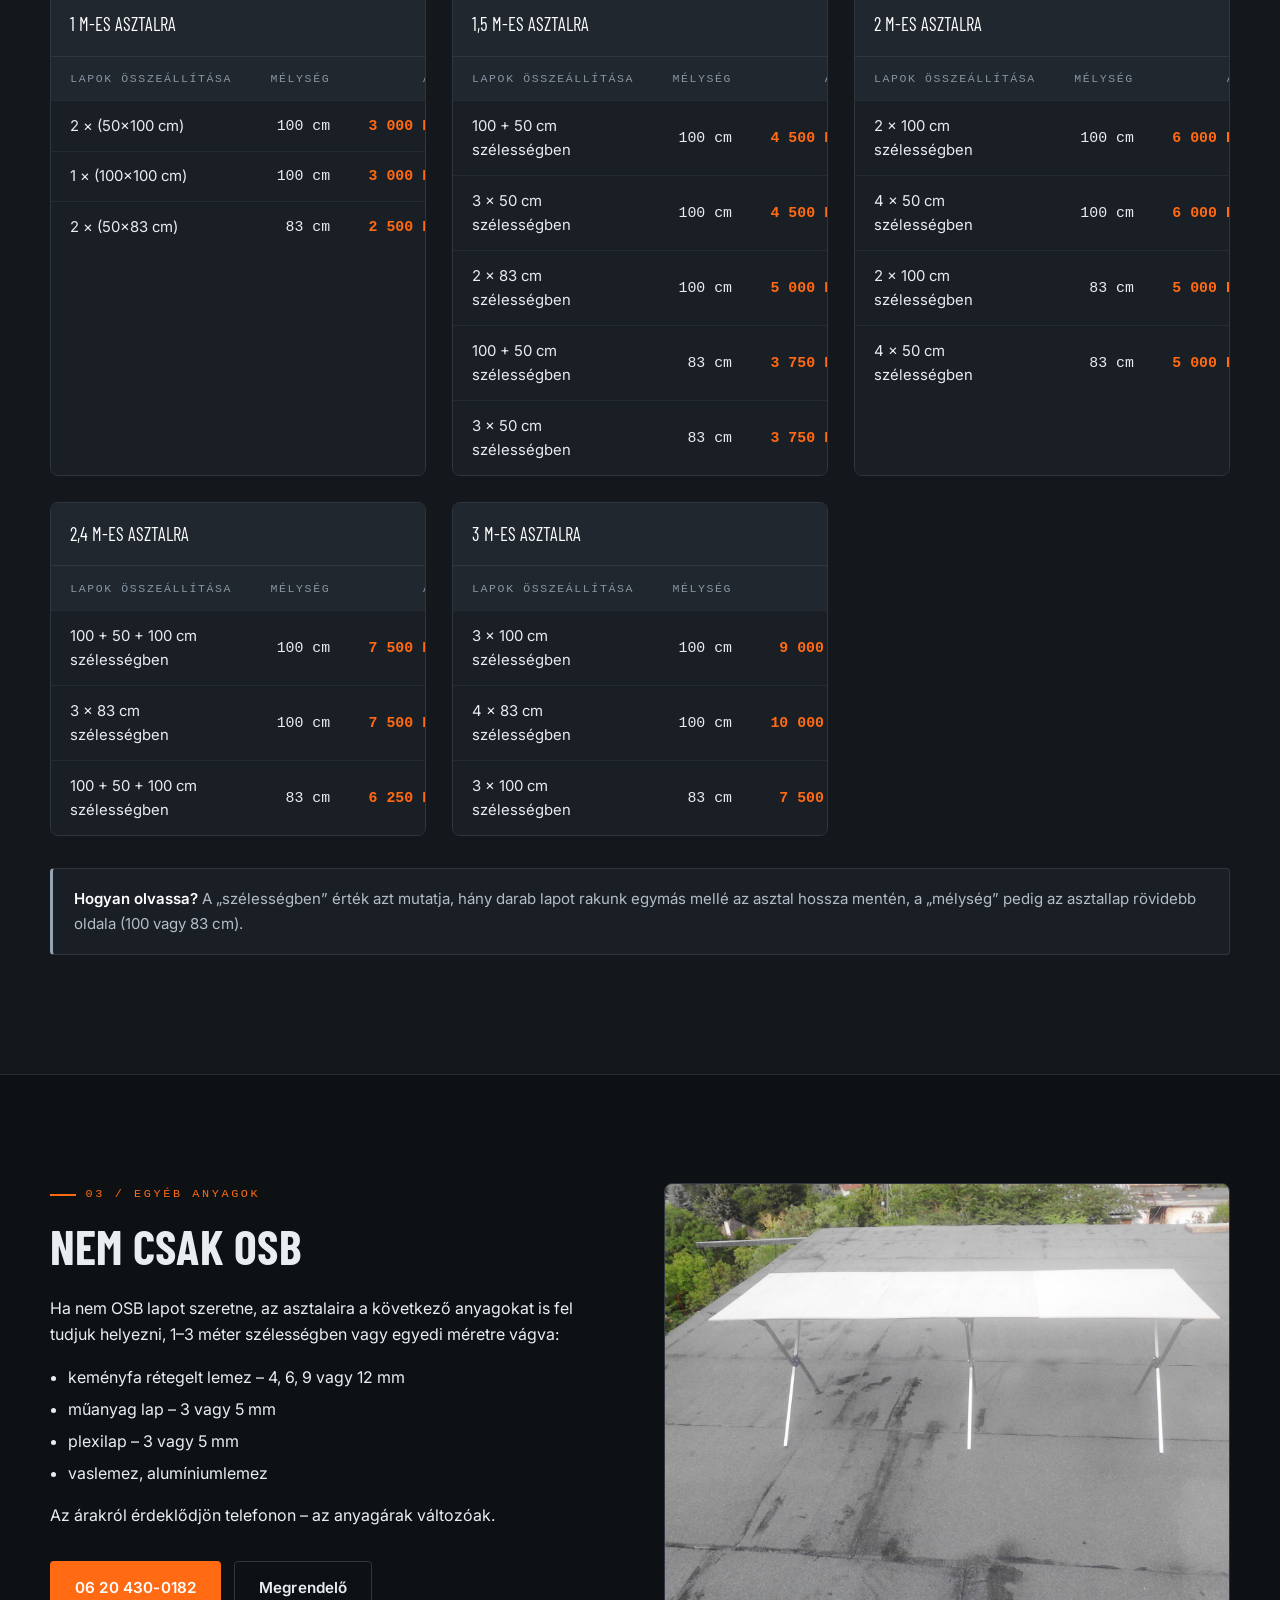
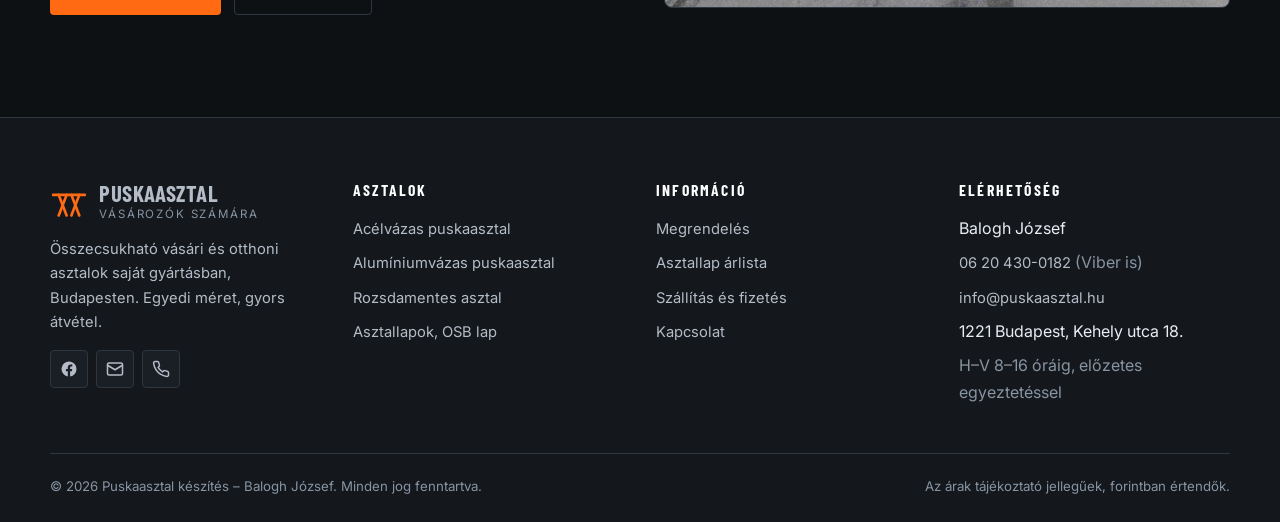
<file: asztallapok.html>
<!doctype html>
<html lang="hu">
<head>
<meta charset="utf-8">
<meta name="viewport" content="width=device-width, initial-scale=1">
<title>Asztallapok és OSB lap árlista | Puskaasztal készítés</title>
<meta name="description" content="8 mm vastag OSB asztallapok 1 250 Ft-tól. Teljes árlista: melyik asztalhossz­hoz hány lap kell, 1 métertől 3 méterig. Kizárólag személyes átvétellel.">
<meta name="author" content="Balogh József – Puskaasztal készítés">
<meta name="robots" content="index, follow">
<link rel="canonical" href="https://puskaasztal.hu/asztallapok.html">
<meta name="theme-color" content="#0e1114">
<meta property="og:type" content="website">
<meta property="og:site_name" content="Puskaasztal készítés">
<meta property="og:locale" content="hu_HU">
<meta property="og:title" content="Asztallapok és OSB lap árlista | Puskaasztal készítés">
<meta property="og:description" content="8 mm vastag OSB asztallapok 1 250 Ft-tól. Teljes árlista: melyik asztalhossz­hoz hány lap kell, 1 métertől 3 méterig. Kizárólag személyes átvétellel.">
<meta property="og:url" content="https://puskaasztal.hu/asztallapok.html">
<meta property="og:image" content="https://puskaasztal.hu/assets/img/asztallap-arlista.jpg">
<meta name="twitter:card" content="summary_large_image">
<link rel="icon" href="data:image/svg+xml,%3Csvg xmlns='http://www.w3.org/2000/svg' viewBox='0 0 48 48'%3E%3Crect width='48' height='48' fill='%230e1114'/%3E%3Cg fill='none' stroke='%23ff6a13' stroke-width='4' stroke-linecap='round'%3E%3Cpath d='M5 15h38'/%3E%3Cpath d='M11 15 21 41'/%3E%3Cpath d='M21 15 11 41'/%3E%3Cpath d='M27 15 37 41'/%3E%3Cpath d='M37 15 27 41'/%3E%3C/g%3E%3C/svg%3E">
<link rel="apple-touch-icon" href="assets/img/asztal-szog.jpg">
<link rel="preconnect" href="https://fonts.googleapis.com">
<link rel="preconnect" href="https://fonts.gstatic.com" crossorigin>
<link rel="stylesheet" href="https://fonts.googleapis.com/css2?family=Barlow+Condensed:wght@600;700&amp;family=Inter:wght@400;500;600&amp;display=swap">
<link rel="stylesheet" href="assets/css/style.css">
</head>
<body>
<a class="skip-link" href="#tartalom">Ugrás a tartalomra</a>
<header class="site-header">
  <div class="wrap header-inner">
    <a class="brand" href="index.html" aria-label="Puskaasztal készítés – főoldal">
      <svg class="brand-mark" viewBox="0 0 48 48" fill="none" stroke="currentColor" stroke-width="3.4" stroke-linecap="round" aria-hidden="true" focusable="false"><path d="M4 15h40"/><path d="M11 15 21 41"/><path d="M21 15 11 41"/><path d="M27 15 37 41"/><path d="M37 15 27 41"/></svg>
      <span class="brand-text"><b>Puskaasztal</b><span>vásározók számára</span></span>
    </a>
    <button type="button" class="nav-toggle" aria-expanded="false" aria-controls="fonavigacio">
      <span class="bars" aria-hidden="true"><i></i><i></i><i></i></span><span class="label">Menü</span>
    </button>
    <nav class="site-nav" id="fonavigacio" aria-label="Főmenü">
      <ul class="nav-list"><li><a href="index.html">Főoldal</a></li><li class="has-sub" data-open="false"><button type="button" class="sub-toggle" aria-expanded="false">Asztalok<svg viewBox="0 0 24 24" fill="none" stroke="currentColor" stroke-width="2.5" stroke-linecap="round" aria-hidden="true"><path d="m6 9 6 6 6-6"/></svg></button><ul class="subnav"><li><a href="acelvazas-puskaasztal.html">Acélvázas puskaasztal<small>Kedvező árú, 200 kg teherbírás</small></a></li><li><a href="aluvazas-puskaasztal.html">Alumíniumvázas puskaasztal<small>Könnyű, mindössze 3,2 kg</small></a></li><li><a href="rozsdamentes-puskaasztal.html">Rozsdamentes asztal<small>Időjárásálló, esztétikus</small></a></li></ul></li><li><a href="asztallapok.html" aria-current="page">Asztallapok</a></li><li><a href="megrendelo.html">Megrendelő</a></li><li><a href="kapcsolat.html">Kapcsolat</a></li></ul>
      <a class="nav-phone" href="tel:+36204300182"><svg viewBox="0 0 24 24" fill="none" stroke="currentColor" stroke-width="2" stroke-linecap="round" stroke-linejoin="round" aria-hidden="true"><path d="M22 16.9v3a2 2 0 0 1-2.2 2 19.8 19.8 0 0 1-8.6-3.1 19.5 19.5 0 0 1-6-6A19.8 19.8 0 0 1 2.1 4.2 2 2 0 0 1 4.1 2h3a2 2 0 0 1 2 1.7c.1 1 .4 1.9.7 2.8a2 2 0 0 1-.5 2.1L8.1 9.9a16 16 0 0 0 6 6l1.3-1.3a2 2 0 0 1 2.1-.4c.9.3 1.8.6 2.8.7a2 2 0 0 1 1.7 2Z"/></svg>06 20 430-0182</a>
    </nav>
  </div>
</header>
<main id="tartalom">
  <section class="page-hero">
    <div class="wrap">
      <nav class="breadcrumb" aria-label="Morzsamenü">
        <ol><li><a href="index.html">Főoldal</a></li><li>Asztallapok</li></ol>
      </nav>
      <p class="eyebrow">OSB lap &middot; 8 mm</p>
      <h1>Asztallapok &eacute;s &aacute;rlista</h1>
      <p class="lead">A v&aacute;zak asztallap n&eacute;lk&uuml;l &eacute;rtend&#337;k. 8 mm vastag OSB lapot
      tartunk k&eacute;szleten, n&eacute;gy alapm&eacute;retben &ndash; ezekb&#337;l &aacute;ll &ouml;ssze b&aacute;rmelyik
      asztalhossz. Viszonylag id&#337;j&aacute;r&aacute;s&aacute;ll&oacute;.</p>
    </div>
  </section>

  <section class="section">
    <div class="wrap">
      <div class="section-head">
        <p class="eyebrow">01 / Alapárak</p>
        <h2>N&eacute;gy m&eacute;ret, n&eacute;gy &aacute;r</h2>
        <p class="lead">Ezek a lapok &ouml;nmagukban is megv&aacute;s&aacute;rolhat&oacute;k. K&eacute;r&eacute;sre kisebb
        m&eacute;retre v&aacute;gjuk &ndash; fel&aacute;r n&eacute;lk&uuml;l.</p>
      </div>
      <div class="grid grid-4">
        <div class="feature"><h3>50 &times; 100 cm</h3><p class="price"><b>1 500 Ft</b></p></div>
        <div class="feature"><h3>100 &times; 100 cm</h3><p class="price"><b>3 000 Ft</b></p></div>
        <div class="feature"><h3>50 &times; 83 cm</h3><p class="price"><b>1 250 Ft</b></p></div>
        <div class="feature"><h3>100 &times; 83 cm</h3><p class="price"><b>2 500 Ft</b></p></div>
      </div>
      <p class="callout mt-2"><strong>Lapot kizárólag személyes átvétellel lehet nálunk vásárolni!</strong>
      Az asztallapokat futárral nem küldjük &ndash; a váz mellé az átvételkor tudja megvenni.</p>
    </div>
  </section>

  <section class="section section--alt" id="arlista">
    <div class="wrap">
      <div class="section-head">
        <p class="eyebrow">02 / Árlista</p>
        <h2>Melyik asztalhoz mennyi lap kell?</h2>
        <p class="lead">Az eredeti &aacute;rlista &eacute;rv&eacute;nyes 2023. augusztus 1-t&#337;l.
        A lapok anyaga 8 mm vastag OSB. Kattintson a k&eacute;pre a nagy&iacute;t&aacute;shoz &ndash;
        alatta minden kombin&aacute;ci&oacute; t&aacute;bl&aacute;zatosan is megtal&aacute;lhat&oacute;.</p>
      </div>

      <figure class="pricelist-figure mb-2">
        <button type="button" data-zoom="assets/img/asztallap-arlista.jpg" aria-label="Asztallap árlista nagyítása">
          <img src="assets/img/asztallap-arlista.jpg" alt="Asztallap árlista 2023. augusztus 1-től: 8 mm vastag OSB lapok méretei, összeállításai és árai 1, 1,5, 2, 2,4 és 3 méteres asztalokhoz" width="1240" height="1754">
        </button>
        <figcaption><span>Asztallap árlista &ndash; érvényes 2023. aug. 1-től</span><span class="muted">Kattintson a nagyításhoz</span></figcaption>
      </figure>

      <div class="grid grid-2">
<div class="table-scroll">
          <table>
            <caption>1 m-es asztalra</caption>
            <thead><tr><th scope="col">Lapok összeállítása</th><th scope="col" class="num">Mélység</th><th scope="col" class="num">Ár</th></tr></thead>
            <tbody><tr><td>2 &times; (50&times;100 cm)</td><td class="num">100 cm</td><td class="price-cell">3 000 Ft</td></tr><tr><td>1 &times; (100&times;100 cm)</td><td class="num">100 cm</td><td class="price-cell">3 000 Ft</td></tr><tr><td>2 &times; (50&times;83 cm)</td><td class="num">83 cm</td><td class="price-cell">2 500 Ft</td></tr></tbody>
          </table>
        </div>
<div class="table-scroll">
          <table>
            <caption>1,5 m-es asztalra</caption>
            <thead><tr><th scope="col">Lapok összeállítása</th><th scope="col" class="num">Mélység</th><th scope="col" class="num">Ár</th></tr></thead>
            <tbody><tr><td>100 + 50 cm szélességben</td><td class="num">100 cm</td><td class="price-cell">4 500 Ft</td></tr><tr><td>3 &times; 50 cm szélességben</td><td class="num">100 cm</td><td class="price-cell">4 500 Ft</td></tr><tr><td>2 &times; 83 cm szélességben</td><td class="num">100 cm</td><td class="price-cell">5 000 Ft</td></tr><tr><td>100 + 50 cm szélességben</td><td class="num">83 cm</td><td class="price-cell">3 750 Ft</td></tr><tr><td>3 &times; 50 cm szélességben</td><td class="num">83 cm</td><td class="price-cell">3 750 Ft</td></tr></tbody>
          </table>
        </div>
<div class="table-scroll">
          <table>
            <caption>2 m-es asztalra</caption>
            <thead><tr><th scope="col">Lapok összeállítása</th><th scope="col" class="num">Mélység</th><th scope="col" class="num">Ár</th></tr></thead>
            <tbody><tr><td>2 &times; 100 cm szélességben</td><td class="num">100 cm</td><td class="price-cell">6 000 Ft</td></tr><tr><td>4 &times; 50 cm szélességben</td><td class="num">100 cm</td><td class="price-cell">6 000 Ft</td></tr><tr><td>2 &times; 100 cm szélességben</td><td class="num">83 cm</td><td class="price-cell">5 000 Ft</td></tr><tr><td>4 &times; 50 cm szélességben</td><td class="num">83 cm</td><td class="price-cell">5 000 Ft</td></tr></tbody>
          </table>
        </div>
<div class="table-scroll">
          <table>
            <caption>2,4 m-es asztalra</caption>
            <thead><tr><th scope="col">Lapok összeállítása</th><th scope="col" class="num">Mélység</th><th scope="col" class="num">Ár</th></tr></thead>
            <tbody><tr><td>100 + 50 + 100 cm szélességben</td><td class="num">100 cm</td><td class="price-cell">7 500 Ft</td></tr><tr><td>3 &times; 83 cm szélességben</td><td class="num">100 cm</td><td class="price-cell">7 500 Ft</td></tr><tr><td>100 + 50 + 100 cm szélességben</td><td class="num">83 cm</td><td class="price-cell">6 250 Ft</td></tr></tbody>
          </table>
        </div>
<div class="table-scroll">
          <table>
            <caption>3 m-es asztalra</caption>
            <thead><tr><th scope="col">Lapok összeállítása</th><th scope="col" class="num">Mélység</th><th scope="col" class="num">Ár</th></tr></thead>
            <tbody><tr><td>3 &times; 100 cm szélességben</td><td class="num">100 cm</td><td class="price-cell">9 000 Ft</td></tr><tr><td>4 &times; 83 cm szélességben</td><td class="num">100 cm</td><td class="price-cell">10 000 Ft</td></tr><tr><td>3 &times; 100 cm szélességben</td><td class="num">83 cm</td><td class="price-cell">7 500 Ft</td></tr></tbody>
          </table>
        </div>
      </div>

      <p class="callout callout--info mt-2"><strong>Hogyan olvassa?</strong> A &bdquo;szélességben&rdquo;
      érték azt mutatja, hány darab lapot rakunk egymás mellé az asztal hossza mentén,
      a &bdquo;mélység&rdquo; pedig az asztallap rövidebb oldala (100 vagy 83 cm).</p>
    </div>
  </section>

  <section class="section">
    <div class="wrap">
      <div class="split">
        <div>
          <p class="eyebrow">03 / Egyéb anyagok</p>
          <h2>Nem csak OSB</h2>
          <p>Ha nem OSB lapot szeretne, az asztalaira a k&ouml;vetkez&#337; anyagokat is fel tudjuk
          helyezni, 1&ndash;3 m&eacute;ter sz&eacute;less&eacute;gben vagy egyedi m&eacute;retre v&aacute;gva:</p>
          <ul>
            <li>keményfa rétegelt lemez &ndash; 4, 6, 9 vagy 12 mm</li>
            <li>műanyag lap &ndash; 3 vagy 5 mm</li>
            <li>plexilap &ndash; 3 vagy 5 mm</li>
            <li>vaslemez, alumíniumlemez</li>
          </ul>
          <p>Az &aacute;rakr&oacute;l &eacute;rdekl&#337;dj&ouml;n telefonon &ndash; az anyag&aacute;rak v&aacute;ltoz&oacute;ak.</p>
          <div class="hero-cta">
            <a class="btn btn-primary" href="tel:+36204300182">06 20 430-0182</a>
            <a class="btn btn-ghost" href="megrendelo.html">Megrendelő</a>
          </div>
        </div>
        <div class="media-frame">
          <img src="assets/img/asztal-3m.jpg" alt="Három asztallappal felszerelt, 3 méteres összecsukható puskaasztal" width="1600" height="1200" loading="lazy">
        </div>
      </div>
    </div>
  </section>
</main>
<footer class="site-footer">
  <div class="wrap">
    <div class="footer-grid">
      <div>
        <a class="brand" href="index.html" style="margin-bottom:1rem">
          <svg class="brand-mark" viewBox="0 0 48 48" fill="none" stroke="currentColor" stroke-width="3.4" stroke-linecap="round" aria-hidden="true" focusable="false"><path d="M4 15h40"/><path d="M11 15 21 41"/><path d="M21 15 11 41"/><path d="M27 15 37 41"/><path d="M37 15 27 41"/></svg>
          <span class="brand-text"><b>Puskaasztal</b><span>vásározók számára</span></span>
        </a>
        <p>Összecsukható vásári és otthoni asztalok saját gyártásban, Budapesten. Egyedi méret,
        gyors átvétel.</p>
        <div class="social">
          <a href="https://www.facebook.com/puskaasztal/" target="_blank" rel="noopener"
             aria-label="Facebook oldalunk"><svg viewBox="0 0 24 24" fill="currentColor" aria-hidden="true"><path d="M22 12a10 10 0 1 0-11.6 9.9v-7h-2.5V12h2.5V9.8c0-2.5 1.5-3.9 3.8-3.9 1.1 0 2.2.2 2.2.2v2.5h-1.3c-1.2 0-1.6.8-1.6 1.6V12h2.8l-.4 2.9h-2.4v7A10 10 0 0 0 22 12Z"/></svg></a>
          <a href="mailto:info@puskaasztal.hu" aria-label="E-mail küldése"><svg viewBox="0 0 24 24" fill="none" stroke="currentColor" stroke-width="2" stroke-linecap="round" stroke-linejoin="round" aria-hidden="true"><rect x="2" y="4" width="20" height="16" rx="2"/><path d="m2 7 10 6 10-6"/></svg></a>
          <a href="tel:+36204300182" aria-label="Telefonhívás"><svg viewBox="0 0 24 24" fill="none" stroke="currentColor" stroke-width="2" stroke-linecap="round" stroke-linejoin="round" aria-hidden="true"><path d="M22 16.9v3a2 2 0 0 1-2.2 2 19.8 19.8 0 0 1-8.6-3.1 19.5 19.5 0 0 1-6-6A19.8 19.8 0 0 1 2.1 4.2 2 2 0 0 1 4.1 2h3a2 2 0 0 1 2 1.7c.1 1 .4 1.9.7 2.8a2 2 0 0 1-.5 2.1L8.1 9.9a16 16 0 0 0 6 6l1.3-1.3a2 2 0 0 1 2.1-.4c.9.3 1.8.6 2.8.7a2 2 0 0 1 1.7 2Z"/></svg></a>
        </div>
      </div>
      <div>
        <h4>Asztalok</h4>
        <ul>
          <li><a href="acelvazas-puskaasztal.html">Acélvázas puskaasztal</a></li>
          <li><a href="aluvazas-puskaasztal.html">Alumíniumvázas puskaasztal</a></li>
          <li><a href="rozsdamentes-puskaasztal.html">Rozsdamentes asztal</a></li>
          <li><a href="asztallapok.html">Asztallapok, OSB lap</a></li>
        </ul>
      </div>
      <div>
        <h4>Információ</h4>
        <ul>
          <li><a href="megrendelo.html">Megrendelés</a></li>
          <li><a href="asztallapok.html#arlista">Asztallap árlista</a></li>
          <li><a href="kapcsolat.html#szallitas">Szállítás és fizetés</a></li>
          <li><a href="kapcsolat.html">Kapcsolat</a></li>
        </ul>
      </div>
      <div>
        <h4>Elérhetőség</h4>
        <ul>
          <li>Balogh József</li>
          <li><a href="tel:+36204300182">06 20 430-0182</a> <span class="muted">(Viber is)</span></li>
          <li><a href="mailto:info@puskaasztal.hu">info@puskaasztal.hu</a></li>
          <li>1221 Budapest, Kehely utca 18.</li>
          <li class="muted">H–V 8–16 óráig, előzetes egyeztetéssel</li>
        </ul>
      </div>
    </div>
    <div class="footer-bottom">
      <span>&copy; <span id="ev">2026</span> Puskaasztal készítés – Balogh József. Minden jog fenntartva.</span>
      <span>Az árak tájékoztató jellegűek, forintban értendők.</span>
      <!-- Weboldal: Advant – https://advant.hu (igény szerint megjeleníthető) -->
    </div>
  </div>
</footer>
<script src="assets/js/main.js" defer></script>
</body>
</html>
</file>
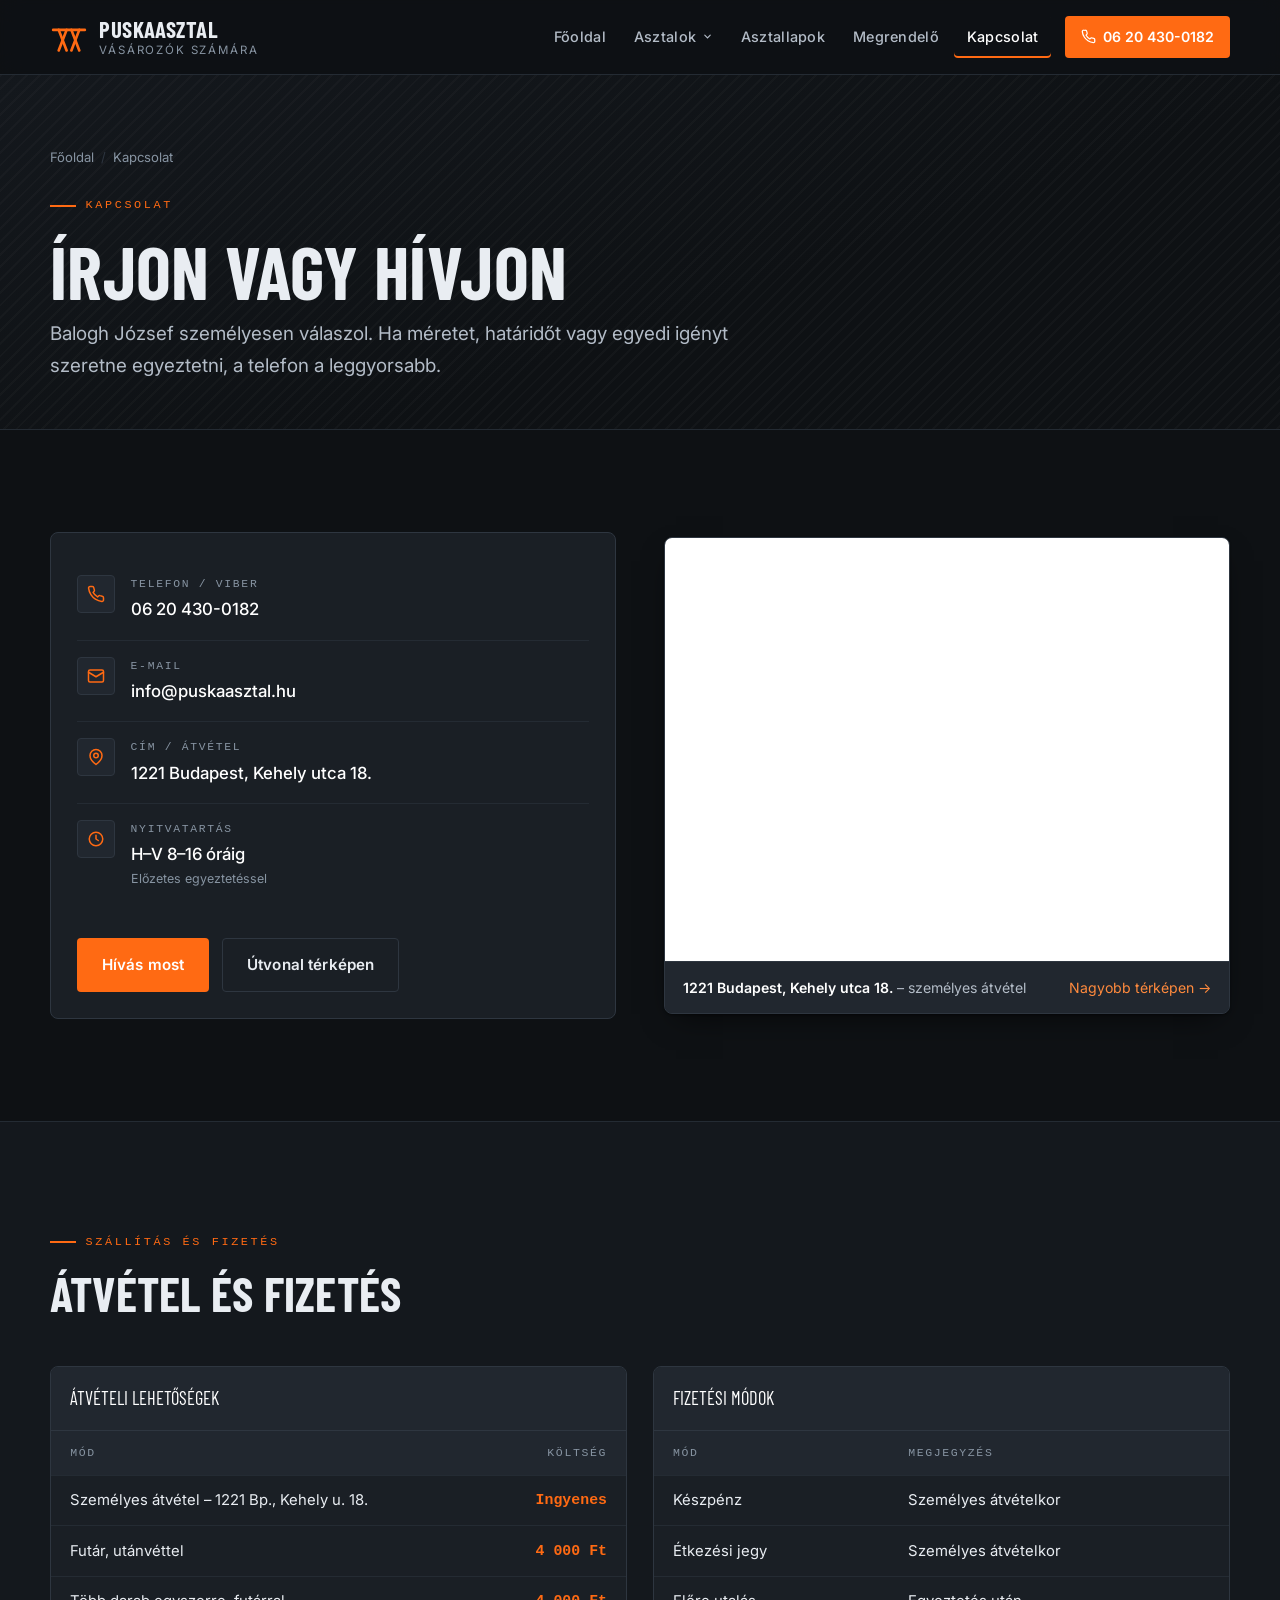
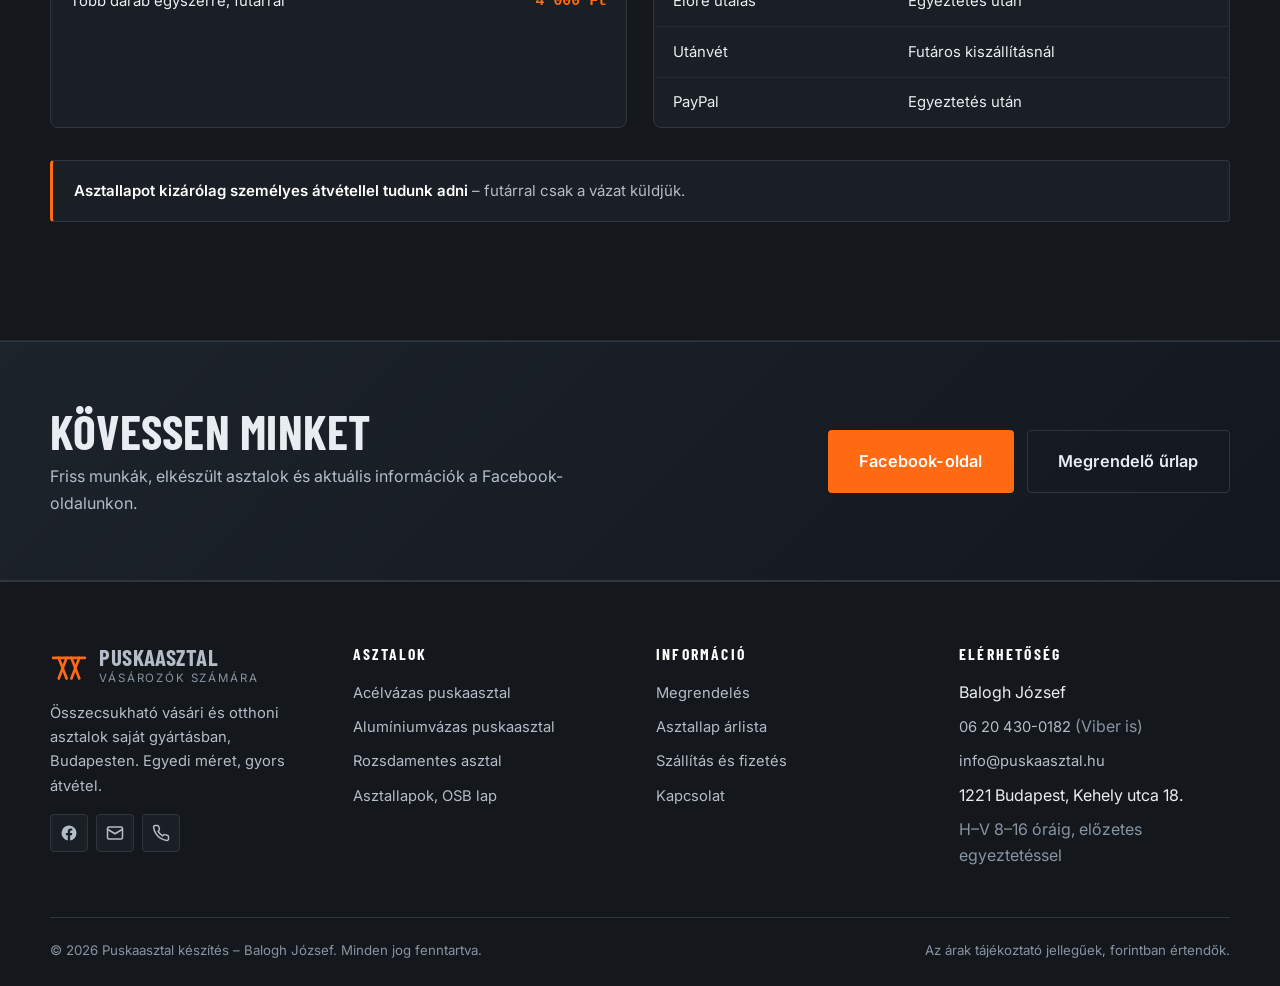
<file: kapcsolat.html>
<!doctype html>
<html lang="hu">
<head>
<meta charset="utf-8">
<meta name="viewport" content="width=device-width, initial-scale=1">
<title>Kapcsolat – Balogh József, 1221 Budapest | Puskaasztal készítés</title>
<meta name="description" content="Puskaasztal készítés elérhetőségek: 06 20 430-0182 (Viber is), info@puskaasztal.hu, 1221 Budapest, Kehely utca 18. Nyitva H–V 8–16 óráig.">
<meta name="author" content="Balogh József – Puskaasztal készítés">
<meta name="robots" content="index, follow">
<link rel="canonical" href="https://puskaasztal.hu/kapcsolat.html">
<meta name="theme-color" content="#0e1114">
<meta property="og:type" content="website">
<meta property="og:site_name" content="Puskaasztal készítés">
<meta property="og:locale" content="hu_HU">
<meta property="og:title" content="Kapcsolat – Balogh József, 1221 Budapest | Puskaasztal készítés">
<meta property="og:description" content="Puskaasztal készítés elérhetőségek: 06 20 430-0182 (Viber is), info@puskaasztal.hu, 1221 Budapest, Kehely utca 18. Nyitva H–V 8–16 óráig.">
<meta property="og:url" content="https://puskaasztal.hu/kapcsolat.html">
<meta property="og:image" content="https://puskaasztal.hu/assets/img/vaz-kertben.jpg">
<meta name="twitter:card" content="summary_large_image">
<link rel="icon" href="data:image/svg+xml,%3Csvg xmlns='http://www.w3.org/2000/svg' viewBox='0 0 48 48'%3E%3Crect width='48' height='48' fill='%230e1114'/%3E%3Cg fill='none' stroke='%23ff6a13' stroke-width='4' stroke-linecap='round'%3E%3Cpath d='M5 15h38'/%3E%3Cpath d='M11 15 21 41'/%3E%3Cpath d='M21 15 11 41'/%3E%3Cpath d='M27 15 37 41'/%3E%3Cpath d='M37 15 27 41'/%3E%3C/g%3E%3C/svg%3E">
<link rel="apple-touch-icon" href="assets/img/asztal-szog.jpg">
<link rel="preconnect" href="https://fonts.googleapis.com">
<link rel="preconnect" href="https://fonts.gstatic.com" crossorigin>
<link rel="stylesheet" href="https://fonts.googleapis.com/css2?family=Barlow+Condensed:wght@600;700&amp;family=Inter:wght@400;500;600&amp;display=swap">
<link rel="stylesheet" href="assets/css/style.css">
<script type="application/ld+json">
{
  "@context": "https://schema.org",
  "@type": "LocalBusiness",
  "@id": "https://puskaasztal.hu/#business",
  "name": "Puskaasztal készítés",
  "description": "Összecsukható vásári (puska) asztalok gyártása: acélvázas, alumíniumvázas és rozsdamentes kivitelben, egyedi méretben, OSB asztallapokkal.",
  "url": "https://puskaasztal.hu/",
  "telephone": "+36204300182",
  "email": "info@puskaasztal.hu",
  "image": "https://puskaasztal.hu/assets/img/hero-vazak.jpg",
  "priceRange": "1250 Ft - 18000 Ft",
  "founder": { "@type": "Person", "name": "Balogh József" },
  "address": {
    "@type": "PostalAddress",
    "streetAddress": "Kehely utca 18.",
    "addressLocality": "Budapest",
    "postalCode": "1221",
    "addressCountry": "HU"
  },
  "openingHoursSpecification": [{
    "@type": "OpeningHoursSpecification",
    "dayOfWeek": ["Monday","Tuesday","Wednesday","Thursday","Friday","Saturday","Sunday"],
    "opens": "08:00", "closes": "16:00"
  }],
  "sameAs": ["https://www.facebook.com/puskaasztal/"]
}
</script>
</head>
<body>
<a class="skip-link" href="#tartalom">Ugrás a tartalomra</a>
<header class="site-header">
  <div class="wrap header-inner">
    <a class="brand" href="index.html" aria-label="Puskaasztal készítés – főoldal">
      <svg class="brand-mark" viewBox="0 0 48 48" fill="none" stroke="currentColor" stroke-width="3.4" stroke-linecap="round" aria-hidden="true" focusable="false"><path d="M4 15h40"/><path d="M11 15 21 41"/><path d="M21 15 11 41"/><path d="M27 15 37 41"/><path d="M37 15 27 41"/></svg>
      <span class="brand-text"><b>Puskaasztal</b><span>vásározók számára</span></span>
    </a>
    <button type="button" class="nav-toggle" aria-expanded="false" aria-controls="fonavigacio">
      <span class="bars" aria-hidden="true"><i></i><i></i><i></i></span><span class="label">Menü</span>
    </button>
    <nav class="site-nav" id="fonavigacio" aria-label="Főmenü">
      <ul class="nav-list"><li><a href="index.html">Főoldal</a></li><li class="has-sub" data-open="false"><button type="button" class="sub-toggle" aria-expanded="false">Asztalok<svg viewBox="0 0 24 24" fill="none" stroke="currentColor" stroke-width="2.5" stroke-linecap="round" aria-hidden="true"><path d="m6 9 6 6 6-6"/></svg></button><ul class="subnav"><li><a href="acelvazas-puskaasztal.html">Acélvázas puskaasztal<small>Kedvező árú, 200 kg teherbírás</small></a></li><li><a href="aluvazas-puskaasztal.html">Alumíniumvázas puskaasztal<small>Könnyű, mindössze 3,2 kg</small></a></li><li><a href="rozsdamentes-puskaasztal.html">Rozsdamentes asztal<small>Időjárásálló, esztétikus</small></a></li></ul></li><li><a href="asztallapok.html">Asztallapok</a></li><li><a href="megrendelo.html">Megrendelő</a></li><li><a href="kapcsolat.html" aria-current="page">Kapcsolat</a></li></ul>
      <a class="nav-phone" href="tel:+36204300182"><svg viewBox="0 0 24 24" fill="none" stroke="currentColor" stroke-width="2" stroke-linecap="round" stroke-linejoin="round" aria-hidden="true"><path d="M22 16.9v3a2 2 0 0 1-2.2 2 19.8 19.8 0 0 1-8.6-3.1 19.5 19.5 0 0 1-6-6A19.8 19.8 0 0 1 2.1 4.2 2 2 0 0 1 4.1 2h3a2 2 0 0 1 2 1.7c.1 1 .4 1.9.7 2.8a2 2 0 0 1-.5 2.1L8.1 9.9a16 16 0 0 0 6 6l1.3-1.3a2 2 0 0 1 2.1-.4c.9.3 1.8.6 2.8.7a2 2 0 0 1 1.7 2Z"/></svg>06 20 430-0182</a>
    </nav>
  </div>
</header>
<main id="tartalom">
  <section class="page-hero">
    <div class="wrap">
      <nav class="breadcrumb" aria-label="Morzsamenü">
        <ol><li><a href="index.html">Főoldal</a></li><li>Kapcsolat</li></ol>
      </nav>
      <p class="eyebrow">Kapcsolat</p>
      <h1>&Iacute;rjon vagy h&iacute;vjon</h1>
      <p class="lead">Balogh J&oacute;zsef szem&eacute;lyesen v&aacute;laszol. Ha m&eacute;retet, hat&aacute;rid&#337;t vagy
      egyedi ig&eacute;nyt szeretne egyeztetni, a telefon a leggyorsabb.</p>
    </div>
  </section>

  <section class="section">
    <div class="wrap">
      <div class="split">
        <div class="contact-card">
          <ul class="contact-list">
            <li>
              <span class="ico"><svg viewBox="0 0 24 24" fill="none" stroke="currentColor" stroke-width="2" stroke-linecap="round" stroke-linejoin="round" aria-hidden="true"><path d="M22 16.9v3a2 2 0 0 1-2.2 2 19.8 19.8 0 0 1-8.6-3.1 19.5 19.5 0 0 1-6-6A19.8 19.8 0 0 1 2.1 4.2 2 2 0 0 1 4.1 2h3a2 2 0 0 1 2 1.7c.1 1 .4 1.9.7 2.8a2 2 0 0 1-.5 2.1L8.1 9.9a16 16 0 0 0 6 6l1.3-1.3a2 2 0 0 1 2.1-.4c.9.3 1.8.6 2.8.7a2 2 0 0 1 1.7 2Z"/></svg></span>
              <div><div class="k">Telefon / Viber</div><div class="v"><a href="tel:+36204300182">06 20 430-0182</a></div></div>
            </li>
            <li>
              <span class="ico"><svg viewBox="0 0 24 24" fill="none" stroke="currentColor" stroke-width="2" stroke-linecap="round" stroke-linejoin="round" aria-hidden="true"><rect x="2" y="4" width="20" height="16" rx="2"/><path d="m2 7 10 6 10-6"/></svg></span>
              <div><div class="k">E-mail</div><div class="v"><a href="mailto:info@puskaasztal.hu">info@puskaasztal.hu</a></div></div>
            </li>
            <li>
              <span class="ico"><svg viewBox="0 0 24 24" fill="none" stroke="currentColor" stroke-width="2" stroke-linecap="round" stroke-linejoin="round" aria-hidden="true"><path d="M20 10c0 6-8 12-8 12s-8-6-8-12a8 8 0 0 1 16 0Z"/><circle cx="12" cy="10" r="3"/></svg></span>
              <div><div class="k">Cím / átvétel</div><div class="v">1221 Budapest, Kehely utca 18.</div></div>
            </li>
            <li>
              <span class="ico"><svg viewBox="0 0 24 24" fill="none" stroke="currentColor" stroke-width="2" stroke-linecap="round" stroke-linejoin="round" aria-hidden="true"><circle cx="12" cy="12" r="9"/><path d="M12 7v5l3 2"/></svg></span>
              <div><div class="k">Nyitvatartás</div><div class="v">H&ndash;V 8&ndash;16 óráig</div><div class="hint">Előzetes egyeztetéssel</div></div>
            </li>
          </ul>
          <div class="hero-cta">
            <a class="btn btn-primary" href="tel:+36204300182">Hívás most</a>
            <a class="btn btn-ghost" href="https://www.google.com/maps/search/?api=1&amp;query=1221+Budapest%2C+Kehely+utca+18" target="_blank" rel="noopener">Útvonal térképen</a>
          </div>
        </div>
        <!-- Beépített térkép.
             Kulcs nélküli Google Maps embed: a címet a Google geokódolja, nem kell koordináta.
             GDPR: a Google beágyazás sütit tesz le. Ha ezt el akarod kerülni, cseréld az
             iframe src-jét OpenStreetMap-re (koordináta kell hozzá):
             https://www.openstreetmap.org/export/embed.html?bbox=LON1,LAT1,LON2,LAT2&layer=mapnik&marker=LAT,LON -->
        <div class="map-frame">
          <iframe
            title="Puskaasztal készítés – 1221 Budapest, Kehely utca 18. térképen"
            src="https://maps.google.com/maps?q=1221%20Budapest%2C%20Kehely%20utca%2018&amp;hl=hu&amp;z=16&amp;output=embed"
            loading="lazy" referrerpolicy="no-referrer-when-downgrade"
            allowfullscreen></iframe>
          <div class="map-bar">
            <span><strong>1221 Budapest, Kehely utca 18.</strong> &ndash; személyes átvétel</span>
            <a href="https://www.google.com/maps/search/?api=1&amp;query=1221+Budapest%2C+Kehely+utca+18"
               target="_blank" rel="noopener">Nagyobb térképen &rarr;</a>
          </div>
        </div>
      </div>
    </div>
  </section>

  <section class="section section--alt" id="szallitas">
    <div class="wrap">
      <div class="section-head">
        <p class="eyebrow">Szállítás és fizetés</p>
        <h2>&Aacute;tv&eacute;tel &eacute;s fizet&eacute;s</h2>
      </div>
      <div class="grid grid-2">
        <div class="table-scroll">
          <table>
            <caption>Átvételi lehetőségek</caption>
            <thead><tr><th scope="col">Mód</th><th scope="col" class="num">Költség</th></tr></thead>
            <tbody>
              <tr><td>Személyes átvétel &ndash; 1221 Bp., Kehely u. 18.</td><td class="price-cell">Ingyenes</td></tr>
              <tr><td>Futár, utánvéttel</td><td class="price-cell">4 000 Ft</td></tr>
              <tr><td>Több darab egyszerre, futárral</td><td class="price-cell">4 000 Ft</td></tr>
            </tbody>
          </table>
        </div>
        <div class="table-scroll">
          <table>
            <caption>Fizetési módok</caption>
            <thead><tr><th scope="col">Mód</th><th scope="col">Megjegyzés</th></tr></thead>
            <tbody>
              <tr><td>Készpénz</td><td>Személyes átvételkor</td></tr>
              <tr><td>Étkezési jegy</td><td>Személyes átvételkor</td></tr>
              <tr><td>Előre utalás</td><td>Egyeztetés után</td></tr>
              <tr><td>Utánvét</td><td>Futáros kiszállításnál</td></tr>
              <tr><td>PayPal</td><td>Egyeztetés után</td></tr>
            </tbody>
          </table>
        </div>
      </div>
      <p class="callout mt-2"><strong>Asztallapot kizárólag személyes átvétellel tudunk adni</strong>
      &ndash; futárral csak a vázat küldjük.</p>
    </div>
  </section>

  <section class="cta-band">
    <div class="wrap inner">
      <div>
        <h2>K&ouml;vessen minket</h2>
        <p>Friss munkák, elkészült asztalok és aktuális információk a Facebook-oldalunkon.</p>
      </div>
      <div class="cta-actions">
        <a class="btn btn-primary btn-lg" href="https://www.facebook.com/puskaasztal/" target="_blank" rel="noopener">Facebook-oldal</a>
        <a class="btn btn-ghost btn-lg" href="megrendelo.html">Megrendelő űrlap</a>
      </div>
    </div>
  </section>
</main>
<footer class="site-footer">
  <div class="wrap">
    <div class="footer-grid">
      <div>
        <a class="brand" href="index.html" style="margin-bottom:1rem">
          <svg class="brand-mark" viewBox="0 0 48 48" fill="none" stroke="currentColor" stroke-width="3.4" stroke-linecap="round" aria-hidden="true" focusable="false"><path d="M4 15h40"/><path d="M11 15 21 41"/><path d="M21 15 11 41"/><path d="M27 15 37 41"/><path d="M37 15 27 41"/></svg>
          <span class="brand-text"><b>Puskaasztal</b><span>vásározók számára</span></span>
        </a>
        <p>Összecsukható vásári és otthoni asztalok saját gyártásban, Budapesten. Egyedi méret,
        gyors átvétel.</p>
        <div class="social">
          <a href="https://www.facebook.com/puskaasztal/" target="_blank" rel="noopener"
             aria-label="Facebook oldalunk"><svg viewBox="0 0 24 24" fill="currentColor" aria-hidden="true"><path d="M22 12a10 10 0 1 0-11.6 9.9v-7h-2.5V12h2.5V9.8c0-2.5 1.5-3.9 3.8-3.9 1.1 0 2.2.2 2.2.2v2.5h-1.3c-1.2 0-1.6.8-1.6 1.6V12h2.8l-.4 2.9h-2.4v7A10 10 0 0 0 22 12Z"/></svg></a>
          <a href="mailto:info@puskaasztal.hu" aria-label="E-mail küldése"><svg viewBox="0 0 24 24" fill="none" stroke="currentColor" stroke-width="2" stroke-linecap="round" stroke-linejoin="round" aria-hidden="true"><rect x="2" y="4" width="20" height="16" rx="2"/><path d="m2 7 10 6 10-6"/></svg></a>
          <a href="tel:+36204300182" aria-label="Telefonhívás"><svg viewBox="0 0 24 24" fill="none" stroke="currentColor" stroke-width="2" stroke-linecap="round" stroke-linejoin="round" aria-hidden="true"><path d="M22 16.9v3a2 2 0 0 1-2.2 2 19.8 19.8 0 0 1-8.6-3.1 19.5 19.5 0 0 1-6-6A19.8 19.8 0 0 1 2.1 4.2 2 2 0 0 1 4.1 2h3a2 2 0 0 1 2 1.7c.1 1 .4 1.9.7 2.8a2 2 0 0 1-.5 2.1L8.1 9.9a16 16 0 0 0 6 6l1.3-1.3a2 2 0 0 1 2.1-.4c.9.3 1.8.6 2.8.7a2 2 0 0 1 1.7 2Z"/></svg></a>
        </div>
      </div>
      <div>
        <h4>Asztalok</h4>
        <ul>
          <li><a href="acelvazas-puskaasztal.html">Acélvázas puskaasztal</a></li>
          <li><a href="aluvazas-puskaasztal.html">Alumíniumvázas puskaasztal</a></li>
          <li><a href="rozsdamentes-puskaasztal.html">Rozsdamentes asztal</a></li>
          <li><a href="asztallapok.html">Asztallapok, OSB lap</a></li>
        </ul>
      </div>
      <div>
        <h4>Információ</h4>
        <ul>
          <li><a href="megrendelo.html">Megrendelés</a></li>
          <li><a href="asztallapok.html#arlista">Asztallap árlista</a></li>
          <li><a href="kapcsolat.html#szallitas">Szállítás és fizetés</a></li>
          <li><a href="kapcsolat.html">Kapcsolat</a></li>
        </ul>
      </div>
      <div>
        <h4>Elérhetőség</h4>
        <ul>
          <li>Balogh József</li>
          <li><a href="tel:+36204300182">06 20 430-0182</a> <span class="muted">(Viber is)</span></li>
          <li><a href="mailto:info@puskaasztal.hu">info@puskaasztal.hu</a></li>
          <li>1221 Budapest, Kehely utca 18.</li>
          <li class="muted">H–V 8–16 óráig, előzetes egyeztetéssel</li>
        </ul>
      </div>
    </div>
    <div class="footer-bottom">
      <span>&copy; <span id="ev">2026</span> Puskaasztal készítés – Balogh József. Minden jog fenntartva.</span>
      <span>Az árak tájékoztató jellegűek, forintban értendők.</span>
      <!-- Weboldal: Advant – https://advant.hu (igény szerint megjeleníthető) -->
    </div>
  </div>
</footer>
<script src="assets/js/main.js" defer></script>
</body>
</html>
</file>
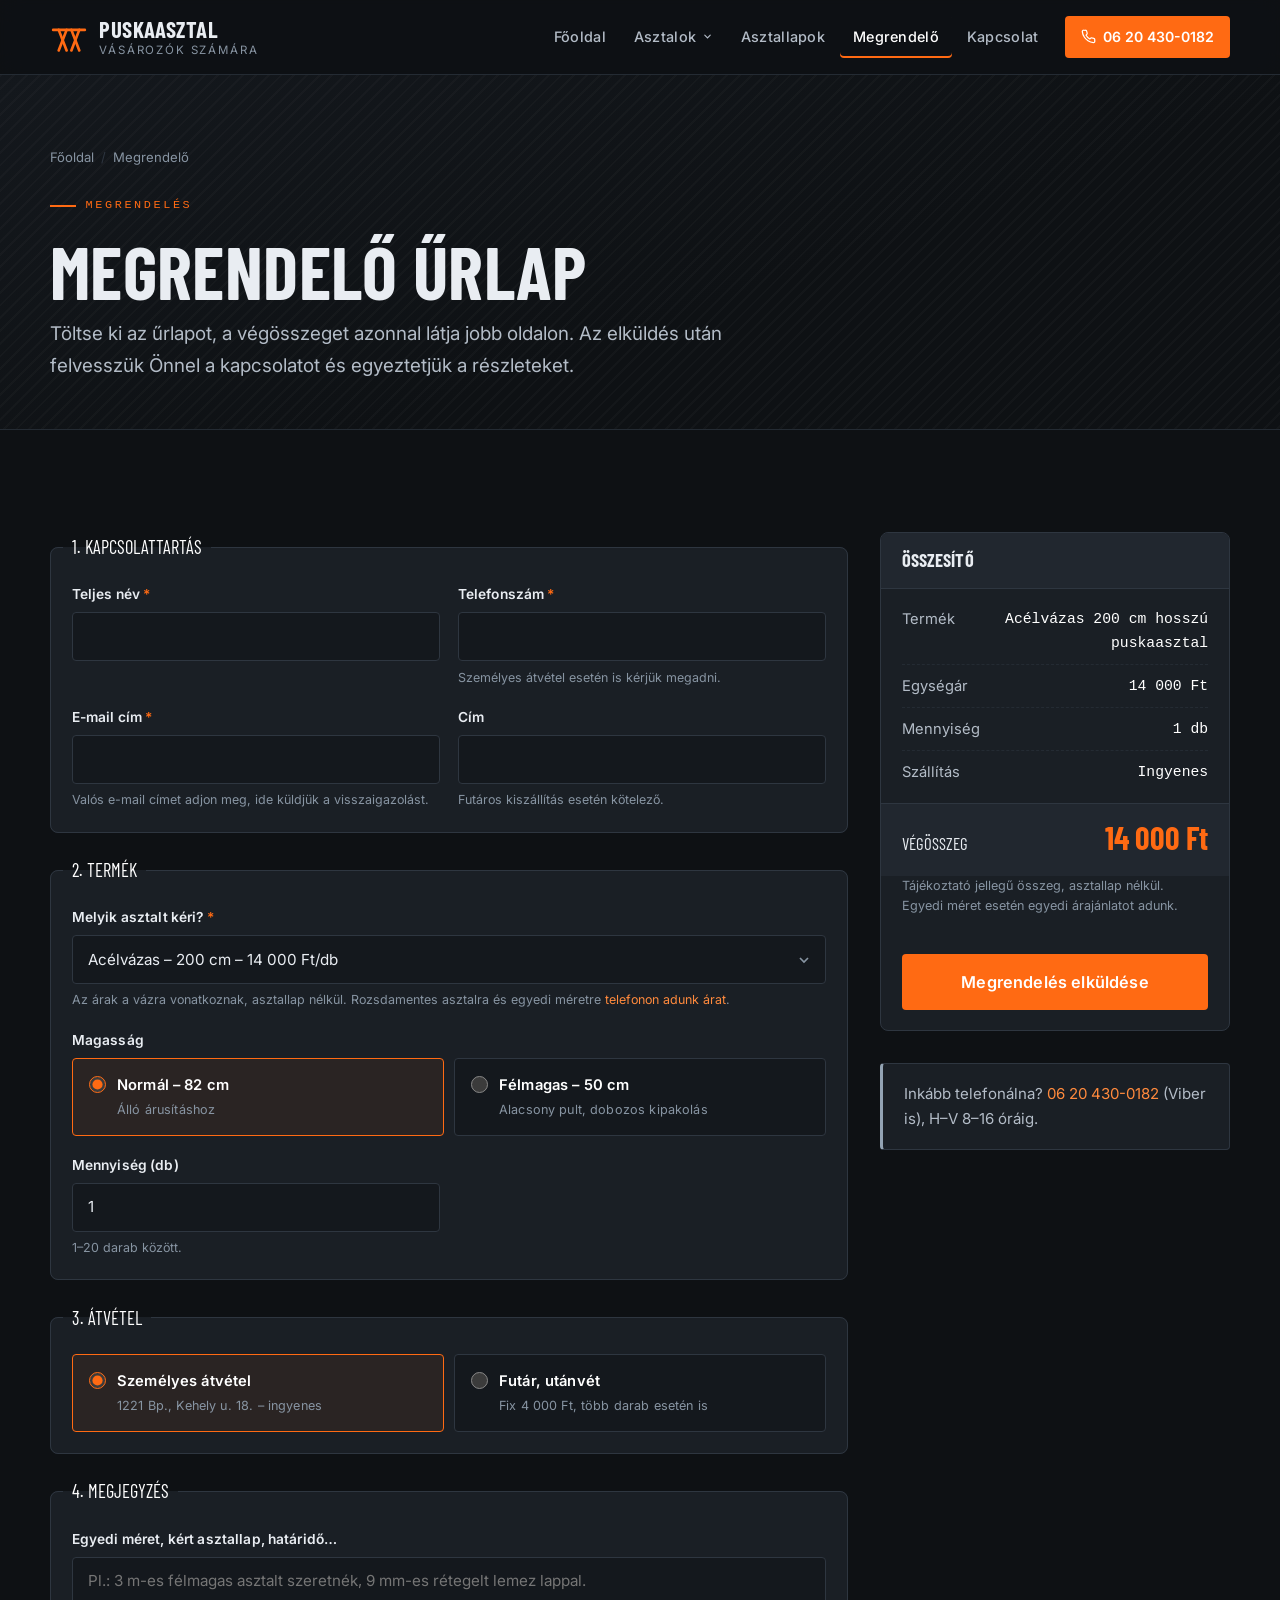
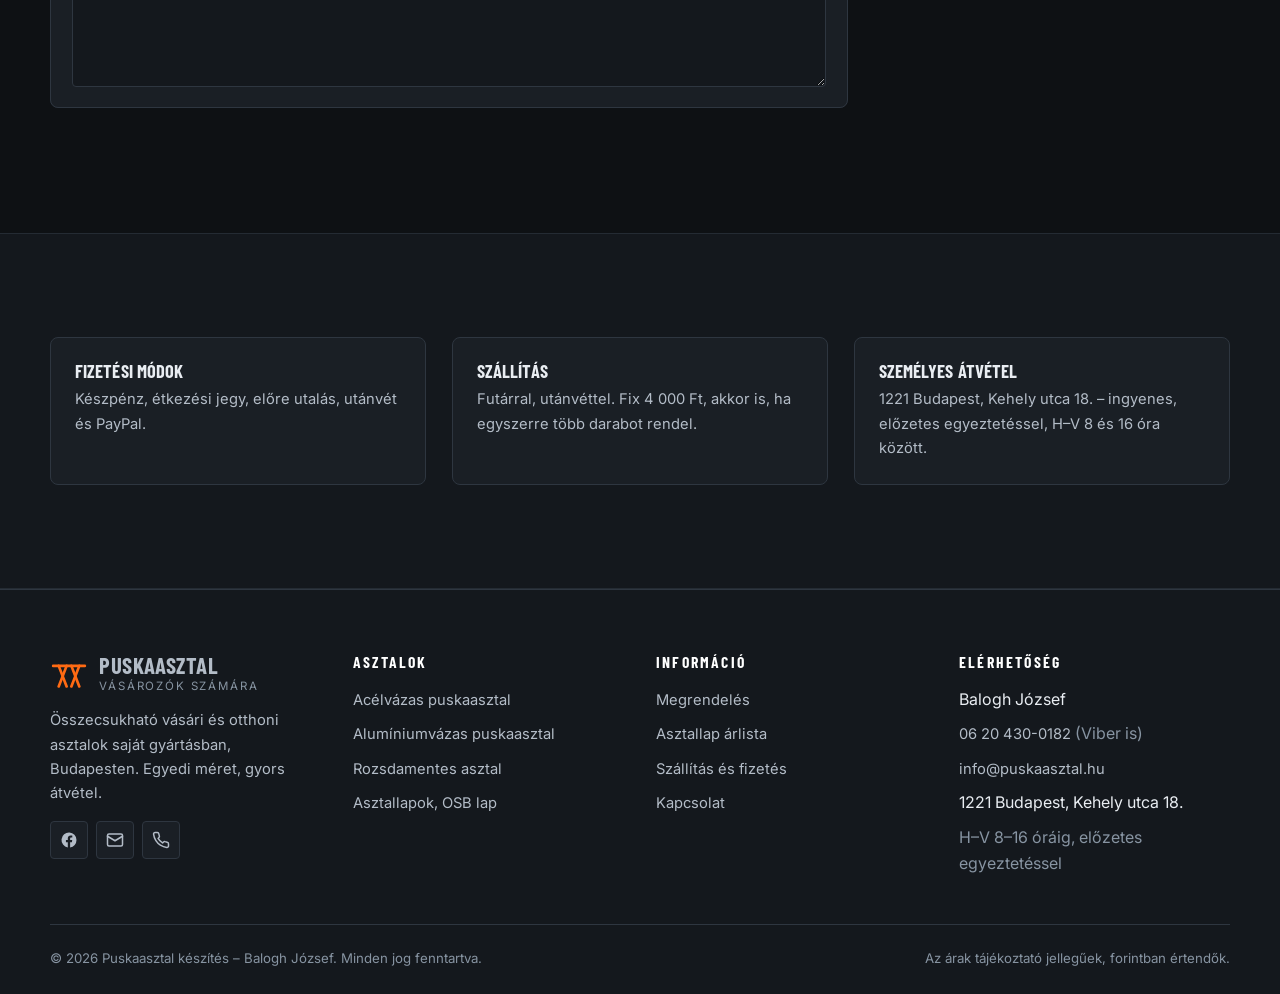
<file: megrendelo.html>
<!doctype html>
<html lang="hu">
<head>
<meta charset="utf-8">
<meta name="viewport" content="width=device-width, initial-scale=1">
<title>Megrendelő űrlap – árkalkulátorral | Puskaasztal készítés</title>
<meta name="description" content="Rendelje meg összecsukható puskaasztalát online. Válasszon típust, hosszt, magasságot és darabszámot – a végösszeget azonnal látja.">
<meta name="author" content="Balogh József – Puskaasztal készítés">
<meta name="robots" content="index, follow">
<link rel="canonical" href="https://puskaasztal.hu/megrendelo.html">
<meta name="theme-color" content="#0e1114">
<meta property="og:type" content="website">
<meta property="og:site_name" content="Puskaasztal készítés">
<meta property="og:locale" content="hu_HU">
<meta property="og:title" content="Megrendelő űrlap – árkalkulátorral | Puskaasztal készítés">
<meta property="og:description" content="Rendelje meg összecsukható puskaasztalát online. Válasszon típust, hosszt, magasságot és darabszámot – a végösszeget azonnal látja.">
<meta property="og:url" content="https://puskaasztal.hu/megrendelo.html">
<meta property="og:image" content="https://puskaasztal.hu/assets/img/asztal-3m.jpg">
<meta name="twitter:card" content="summary_large_image">
<link rel="icon" href="data:image/svg+xml,%3Csvg xmlns='http://www.w3.org/2000/svg' viewBox='0 0 48 48'%3E%3Crect width='48' height='48' fill='%230e1114'/%3E%3Cg fill='none' stroke='%23ff6a13' stroke-width='4' stroke-linecap='round'%3E%3Cpath d='M5 15h38'/%3E%3Cpath d='M11 15 21 41'/%3E%3Cpath d='M21 15 11 41'/%3E%3Cpath d='M27 15 37 41'/%3E%3Cpath d='M37 15 27 41'/%3E%3C/g%3E%3C/svg%3E">
<link rel="apple-touch-icon" href="assets/img/asztal-szog.jpg">
<link rel="preconnect" href="https://fonts.googleapis.com">
<link rel="preconnect" href="https://fonts.gstatic.com" crossorigin>
<link rel="stylesheet" href="https://fonts.googleapis.com/css2?family=Barlow+Condensed:wght@600;700&amp;family=Inter:wght@400;500;600&amp;display=swap">
<link rel="stylesheet" href="assets/css/style.css">
</head>
<body>
<a class="skip-link" href="#tartalom">Ugrás a tartalomra</a>
<header class="site-header">
  <div class="wrap header-inner">
    <a class="brand" href="index.html" aria-label="Puskaasztal készítés – főoldal">
      <svg class="brand-mark" viewBox="0 0 48 48" fill="none" stroke="currentColor" stroke-width="3.4" stroke-linecap="round" aria-hidden="true" focusable="false"><path d="M4 15h40"/><path d="M11 15 21 41"/><path d="M21 15 11 41"/><path d="M27 15 37 41"/><path d="M37 15 27 41"/></svg>
      <span class="brand-text"><b>Puskaasztal</b><span>vásározók számára</span></span>
    </a>
    <button type="button" class="nav-toggle" aria-expanded="false" aria-controls="fonavigacio">
      <span class="bars" aria-hidden="true"><i></i><i></i><i></i></span><span class="label">Menü</span>
    </button>
    <nav class="site-nav" id="fonavigacio" aria-label="Főmenü">
      <ul class="nav-list"><li><a href="index.html">Főoldal</a></li><li class="has-sub" data-open="false"><button type="button" class="sub-toggle" aria-expanded="false">Asztalok<svg viewBox="0 0 24 24" fill="none" stroke="currentColor" stroke-width="2.5" stroke-linecap="round" aria-hidden="true"><path d="m6 9 6 6 6-6"/></svg></button><ul class="subnav"><li><a href="acelvazas-puskaasztal.html">Acélvázas puskaasztal<small>Kedvező árú, 200 kg teherbírás</small></a></li><li><a href="aluvazas-puskaasztal.html">Alumíniumvázas puskaasztal<small>Könnyű, mindössze 3,2 kg</small></a></li><li><a href="rozsdamentes-puskaasztal.html">Rozsdamentes asztal<small>Időjárásálló, esztétikus</small></a></li></ul></li><li><a href="asztallapok.html">Asztallapok</a></li><li><a href="megrendelo.html" aria-current="page">Megrendelő</a></li><li><a href="kapcsolat.html">Kapcsolat</a></li></ul>
      <a class="nav-phone" href="tel:+36204300182"><svg viewBox="0 0 24 24" fill="none" stroke="currentColor" stroke-width="2" stroke-linecap="round" stroke-linejoin="round" aria-hidden="true"><path d="M22 16.9v3a2 2 0 0 1-2.2 2 19.8 19.8 0 0 1-8.6-3.1 19.5 19.5 0 0 1-6-6A19.8 19.8 0 0 1 2.1 4.2 2 2 0 0 1 4.1 2h3a2 2 0 0 1 2 1.7c.1 1 .4 1.9.7 2.8a2 2 0 0 1-.5 2.1L8.1 9.9a16 16 0 0 0 6 6l1.3-1.3a2 2 0 0 1 2.1-.4c.9.3 1.8.6 2.8.7a2 2 0 0 1 1.7 2Z"/></svg>06 20 430-0182</a>
    </nav>
  </div>
</header>
<main id="tartalom">
  <section class="page-hero">
    <div class="wrap">
      <nav class="breadcrumb" aria-label="Morzsamenü">
        <ol><li><a href="index.html">Főoldal</a></li><li>Megrendelő</li></ol>
      </nav>
      <p class="eyebrow">Megrendelés</p>
      <h1>Megrendel&#337; &#369;rlap</h1>
      <p class="lead">T&ouml;ltse ki az &#369;rlapot, a v&eacute;g&ouml;sszeget azonnal l&aacute;tja jobb oldalon.
      Az elk&uuml;ld&eacute;s ut&aacute;n felvessz&uuml;k &Ouml;nnel a kapcsolatot &eacute;s egyeztetj&uuml;k a r&eacute;szleteket.</p>
    </div>
  </section>

  <section class="section">
    <div class="wrap">
      <form id="megrendelo-urlap" class="order-layout" novalidate>
        <div>
          <fieldset>
            <legend>1. Kapcsolattart&aacute;s</legend>
            <div class="form-grid cols-2">
              <div class="field">
                <label for="nev">Teljes név <span class="req" aria-hidden="true">*</span></label>
                <input type="text" id="nev" name="nev" autocomplete="name" required>
              </div>
              <div class="field">
                <label for="telefon">Telefonszám <span class="req" aria-hidden="true">*</span></label>
                <input type="tel" id="telefon" name="telefon" autocomplete="tel" required>
                <span class="hint">Személyes átvétel esetén is kérjük megadni.</span>
              </div>
              <div class="field">
                <label for="email">E-mail cím <span class="req" aria-hidden="true">*</span></label>
                <input type="email" id="email" name="email" autocomplete="email" required>
                <span class="hint">Valós e-mail címet adjon meg, ide küldjük a visszaigazolást.</span>
              </div>
              <div class="field">
                <label for="cim">Cím</label>
                <input type="text" id="cim" name="cim" autocomplete="street-address">
                <span class="hint">Futáros kiszállítás esetén kötelező.</span>
              </div>
            </div>
          </fieldset>

          <fieldset>
            <legend>2. Term&eacute;k</legend>
            <div class="form-grid cols-2">
              <div class="field span-2">
                <label for="termek">Melyik asztalt kéri? <span class="req" aria-hidden="true">*</span></label>
                <select id="termek" name="termek" required>
                  <optgroup label="Acélvázas puskaasztal">
                    <option value="acel-100" data-ar="10000" data-nev="Acélvázas 100 cm hosszú puskaasztal">Acélvázas &ndash; 100 cm &ndash; 10 000 Ft/db</option>
                    <option value="acel-120" data-ar="11000" data-nev="Acélvázas 120 cm hosszú puskaasztal">Acélvázas &ndash; 120 cm &ndash; 11 000 Ft/db</option>
                    <option value="acel-150" data-ar="12000" data-nev="Acélvázas 150 cm hosszú puskaasztal">Acélvázas &ndash; 150 cm &ndash; 12 000 Ft/db</option>
                    <option value="acel-200" data-ar="14000" data-nev="Acélvázas 200 cm hosszú puskaasztal" selected>Acélvázas &ndash; 200 cm &ndash; 14 000 Ft/db</option>
                    <option value="acel-240" data-ar="16000" data-nev="Acélvázas 240 cm hosszú puskaasztal">Acélvázas &ndash; 240 cm &ndash; 16 000 Ft/db</option>
                    <option value="acel-300" data-ar="18000" data-nev="Acélvázas 300 cm hosszú puskaasztal">Acélvázas &ndash; 300 cm &ndash; 18 000 Ft/db</option>
                  </optgroup>
                  <optgroup label="Alumíniumvázas puskaasztal">
                    <option value="alu-200" data-ar="16000" data-nev="Alumíniumvázas 200 cm hosszú puskaasztal">Alumíniumvázas &ndash; 200 cm &ndash; 16 000 Ft/db</option>
                  </optgroup>
                </select>
                <span class="hint">Az árak a v&aacute;zra vonatkoznak, asztallap n&eacute;lk&uuml;l.
                Rozsdamentes asztalra &eacute;s egyedi m&eacute;retre
                <a href="kapcsolat.html">telefonon adunk &aacute;rat</a>.</span>
              </div>

              <div class="field span-2">
                <label id="magassag-cimke">Magasság</label>
                <div class="radio-row" role="radiogroup" aria-labelledby="magassag-cimke">
                  <label class="radio-card">
                    <input type="radio" name="magassag" value="Normál – 82 cm" checked>
                    <span><strong>Normál &ndash; 82 cm</strong><small>Álló árusításhoz</small></span>
                  </label>
                  <label class="radio-card">
                    <input type="radio" name="magassag" value="Félmagas – 50 cm">
                    <span><strong>Félmagas &ndash; 50 cm</strong><small>Alacsony pult, dobozos kipakolás</small></span>
                  </label>
                </div>
              </div>

              <div class="field">
                <label for="darab">Mennyiség (db)</label>
                <input type="number" id="darab" name="darab" min="1" max="20" step="1" value="1" inputmode="numeric">
                <span class="hint">1&ndash;20 darab között.</span>
              </div>
            </div>
          </fieldset>

          <fieldset>
            <legend>3. &Aacute;tv&eacute;tel</legend>
            <div class="radio-row" role="radiogroup" aria-label="Átvétel módja">
              <label class="radio-card">
                <input type="radio" name="atvetel" value="0" checked>
                <span><strong>Személyes átvétel</strong><small>1221 Bp., Kehely u. 18. &ndash; ingyenes</small></span>
              </label>
              <label class="radio-card">
                <input type="radio" name="atvetel" value="4000">
                <span><strong>Futár, utánvét</strong><small>Fix 4 000 Ft, több darab esetén is</small></span>
              </label>
            </div>
            <p class="callout mt-2" id="lap-figyelmeztetes" hidden>
              <strong>Figyelem:</strong> asztallapot csak személyes átvétel esetén tudunk adni,
              futárral nem küldjük.
            </p>
          </fieldset>

          <fieldset>
            <legend>4. Megjegyz&eacute;s</legend>
            <div class="field">
              <label for="megjegyzes">Egyedi méret, kért asztallap, határidő&hellip;</label>
              <textarea id="megjegyzes" name="megjegyzes" placeholder="Pl.: 3 m-es félmagas asztalt szeretnék, 9 mm-es rétegelt lemez lappal."></textarea>
            </div>
          </fieldset>
        </div>

        <aside>
          <div class="summary">
            <h3>&Ouml;sszes&iacute;t&#337;</h3>
            <ul class="summary-rows">
              <li><span>Termék</span><b id="osszeg-termek">&mdash;</b></li>
              <li><span>Egységár</span><b id="osszeg-egysegar">&mdash;</b></li>
              <li><span>Mennyiség</span><b id="osszeg-darab">1 db</b></li>
              <li><span>Szállítás</span><b id="osszeg-szallitas">Ingyenes</b></li>
            </ul>
            <div class="summary-total">
              <span>Végösszeg</span>
              <output id="osszeg-vegosszeg" for="termek darab atvetel" aria-live="polite">&mdash;</output>
            </div>
            <p class="summary-note">Tájékoztató jellegű összeg, asztallap nélkül.
            Egyedi méret esetén egyedi árajánlatot adunk.</p>
            <div style="padding:0 1.3rem 1.3rem">
              <button type="submit" class="btn btn-primary btn-block btn-lg">Megrendelés elküldése</button>
            </div>
          </div>
          <p class="callout callout--info mt-2">Inkább telefonálna?
          <a href="tel:+36204300182">06 20 430-0182</a> (Viber is), H&ndash;V 8&ndash;16 óráig.</p>
        </aside>
      </form>
    </div>
  </section>

  <section class="section section--alt">
    <div class="wrap">
      <div class="grid grid-3">
        <div class="feature">
          <h3>Fizetési módok</h3>
          <p>Készpénz, étkezési jegy, előre utalás, utánvét és PayPal.</p>
        </div>
        <div class="feature">
          <h3>Szállítás</h3>
          <p>Futárral, utánvéttel. Fix 4 000 Ft, akkor is, ha egyszerre több
          darabot rendel.</p>
        </div>
        <div class="feature">
          <h3>Személyes átvétel</h3>
          <p>1221 Budapest, Kehely utca 18. &ndash; ingyenes, előzetes egyeztetéssel,
          H&ndash;V 8 és 16 óra között.</p>
        </div>
      </div>
    </div>
  </section>
</main>
<footer class="site-footer">
  <div class="wrap">
    <div class="footer-grid">
      <div>
        <a class="brand" href="index.html" style="margin-bottom:1rem">
          <svg class="brand-mark" viewBox="0 0 48 48" fill="none" stroke="currentColor" stroke-width="3.4" stroke-linecap="round" aria-hidden="true" focusable="false"><path d="M4 15h40"/><path d="M11 15 21 41"/><path d="M21 15 11 41"/><path d="M27 15 37 41"/><path d="M37 15 27 41"/></svg>
          <span class="brand-text"><b>Puskaasztal</b><span>vásározók számára</span></span>
        </a>
        <p>Összecsukható vásári és otthoni asztalok saját gyártásban, Budapesten. Egyedi méret,
        gyors átvétel.</p>
        <div class="social">
          <a href="https://www.facebook.com/puskaasztal/" target="_blank" rel="noopener"
             aria-label="Facebook oldalunk"><svg viewBox="0 0 24 24" fill="currentColor" aria-hidden="true"><path d="M22 12a10 10 0 1 0-11.6 9.9v-7h-2.5V12h2.5V9.8c0-2.5 1.5-3.9 3.8-3.9 1.1 0 2.2.2 2.2.2v2.5h-1.3c-1.2 0-1.6.8-1.6 1.6V12h2.8l-.4 2.9h-2.4v7A10 10 0 0 0 22 12Z"/></svg></a>
          <a href="mailto:info@puskaasztal.hu" aria-label="E-mail küldése"><svg viewBox="0 0 24 24" fill="none" stroke="currentColor" stroke-width="2" stroke-linecap="round" stroke-linejoin="round" aria-hidden="true"><rect x="2" y="4" width="20" height="16" rx="2"/><path d="m2 7 10 6 10-6"/></svg></a>
          <a href="tel:+36204300182" aria-label="Telefonhívás"><svg viewBox="0 0 24 24" fill="none" stroke="currentColor" stroke-width="2" stroke-linecap="round" stroke-linejoin="round" aria-hidden="true"><path d="M22 16.9v3a2 2 0 0 1-2.2 2 19.8 19.8 0 0 1-8.6-3.1 19.5 19.5 0 0 1-6-6A19.8 19.8 0 0 1 2.1 4.2 2 2 0 0 1 4.1 2h3a2 2 0 0 1 2 1.7c.1 1 .4 1.9.7 2.8a2 2 0 0 1-.5 2.1L8.1 9.9a16 16 0 0 0 6 6l1.3-1.3a2 2 0 0 1 2.1-.4c.9.3 1.8.6 2.8.7a2 2 0 0 1 1.7 2Z"/></svg></a>
        </div>
      </div>
      <div>
        <h4>Asztalok</h4>
        <ul>
          <li><a href="acelvazas-puskaasztal.html">Acélvázas puskaasztal</a></li>
          <li><a href="aluvazas-puskaasztal.html">Alumíniumvázas puskaasztal</a></li>
          <li><a href="rozsdamentes-puskaasztal.html">Rozsdamentes asztal</a></li>
          <li><a href="asztallapok.html">Asztallapok, OSB lap</a></li>
        </ul>
      </div>
      <div>
        <h4>Információ</h4>
        <ul>
          <li><a href="megrendelo.html">Megrendelés</a></li>
          <li><a href="asztallapok.html#arlista">Asztallap árlista</a></li>
          <li><a href="kapcsolat.html#szallitas">Szállítás és fizetés</a></li>
          <li><a href="kapcsolat.html">Kapcsolat</a></li>
        </ul>
      </div>
      <div>
        <h4>Elérhetőség</h4>
        <ul>
          <li>Balogh József</li>
          <li><a href="tel:+36204300182">06 20 430-0182</a> <span class="muted">(Viber is)</span></li>
          <li><a href="mailto:info@puskaasztal.hu">info@puskaasztal.hu</a></li>
          <li>1221 Budapest, Kehely utca 18.</li>
          <li class="muted">H–V 8–16 óráig, előzetes egyeztetéssel</li>
        </ul>
      </div>
    </div>
    <div class="footer-bottom">
      <span>&copy; <span id="ev">2026</span> Puskaasztal készítés – Balogh József. Minden jog fenntartva.</span>
      <span>Az árak tájékoztató jellegűek, forintban értendők.</span>
      <!-- Weboldal: Advant – https://advant.hu (igény szerint megjeleníthető) -->
    </div>
  </div>
</footer>
<script src="assets/js/main.js" defer></script>
</body>
</html>
</file>
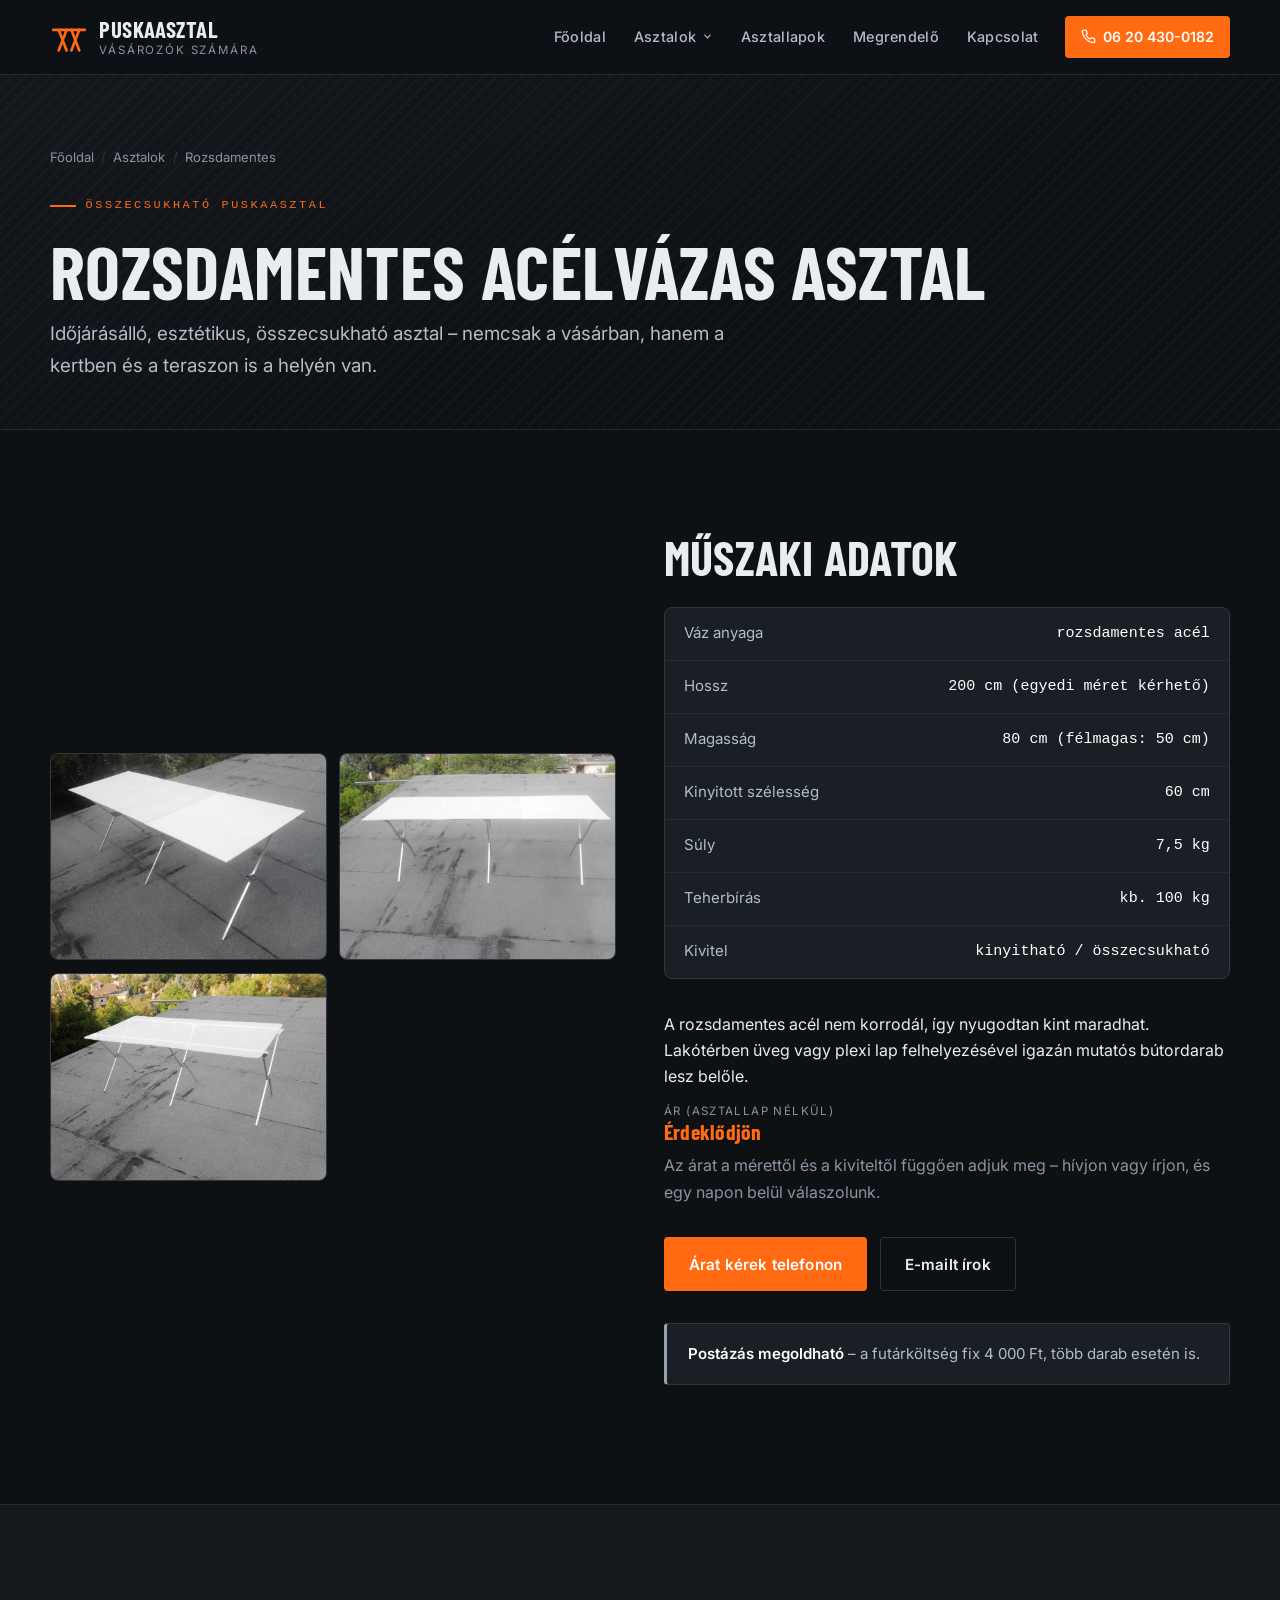
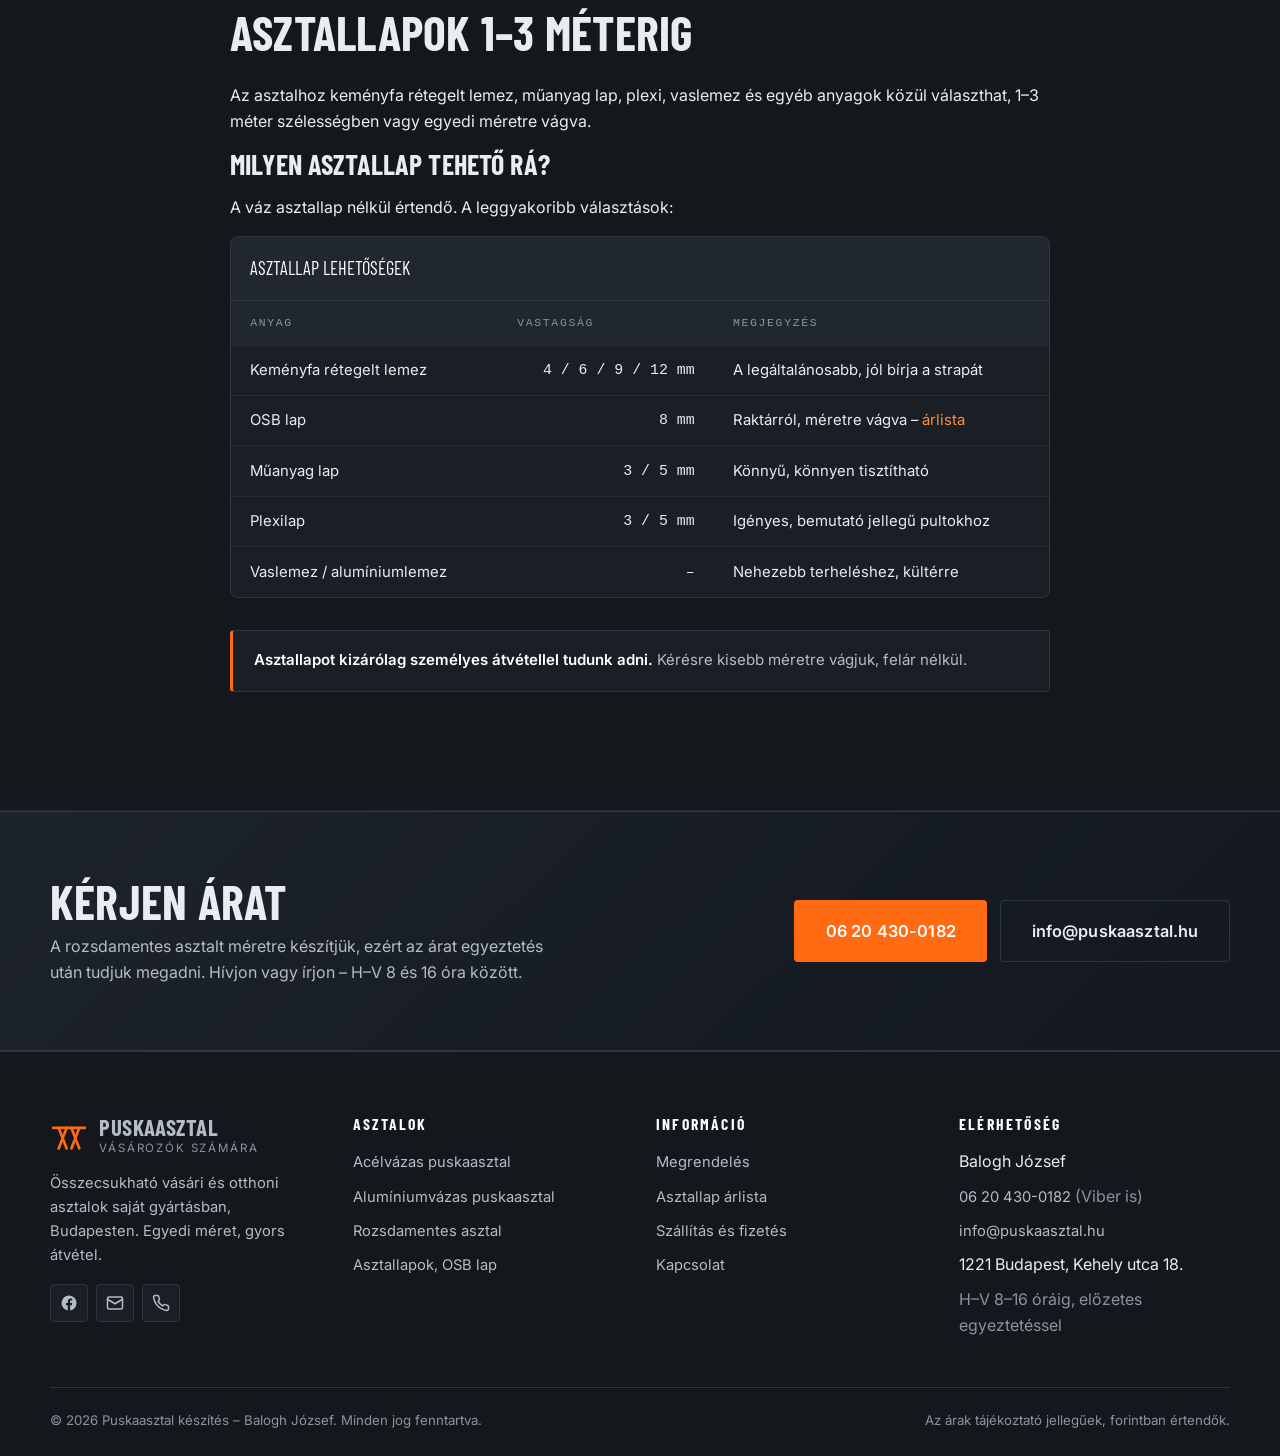
<file: rozsdamentes-puskaasztal.html>
<!doctype html>
<html lang="hu">
<head>
<meta charset="utf-8">
<meta name="viewport" content="width=device-width, initial-scale=1">
<title>Rozsdamentes acélvázas asztal – időjárásálló | Puskaasztal készítés</title>
<meta name="description" content="Rozsdamentes acélvázas összecsukható asztal, 200 cm, kb. 100 kg teherbírás, 25 000 Ft. Időjárásálló, kertbe és teraszra is ideális.">
<meta name="author" content="Balogh József – Puskaasztal készítés">
<meta name="robots" content="index, follow">
<link rel="canonical" href="https://puskaasztal.hu/rozsdamentes-puskaasztal.html">
<meta name="theme-color" content="#0e1114">
<meta property="og:type" content="website">
<meta property="og:site_name" content="Puskaasztal készítés">
<meta property="og:locale" content="hu_HU">
<meta property="og:title" content="Rozsdamentes acélvázas asztal – időjárásálló | Puskaasztal készítés">
<meta property="og:description" content="Rozsdamentes acélvázas összecsukható asztal, 200 cm, kb. 100 kg teherbírás, 25 000 Ft. Időjárásálló, kertbe és teraszra is ideális.">
<meta property="og:url" content="https://puskaasztal.hu/rozsdamentes-puskaasztal.html">
<meta property="og:image" content="https://puskaasztal.hu/assets/img/asztal-szog.jpg">
<meta name="twitter:card" content="summary_large_image">
<link rel="icon" href="data:image/svg+xml,%3Csvg xmlns='http://www.w3.org/2000/svg' viewBox='0 0 48 48'%3E%3Crect width='48' height='48' fill='%230e1114'/%3E%3Cg fill='none' stroke='%23ff6a13' stroke-width='4' stroke-linecap='round'%3E%3Cpath d='M5 15h38'/%3E%3Cpath d='M11 15 21 41'/%3E%3Cpath d='M21 15 11 41'/%3E%3Cpath d='M27 15 37 41'/%3E%3Cpath d='M37 15 27 41'/%3E%3C/g%3E%3C/svg%3E">
<link rel="apple-touch-icon" href="assets/img/asztal-szog.jpg">
<link rel="preconnect" href="https://fonts.googleapis.com">
<link rel="preconnect" href="https://fonts.gstatic.com" crossorigin>
<link rel="stylesheet" href="https://fonts.googleapis.com/css2?family=Barlow+Condensed:wght@600;700&amp;family=Inter:wght@400;500;600&amp;display=swap">
<link rel="stylesheet" href="assets/css/style.css">
<script type="application/ld+json">
{
  "@context": "https://schema.org",
  "@type": "Product",
  "name": "Rozsdamentes acélvázas asztal",
  "description": "Időjárásálló, összecsukható rozsdamentes acélvázas asztal, 200 cm, kb. 100 kg teherbírással. Ára egyeztetés után.",
  "image": "https://puskaasztal.hu/assets/img/asztal-szog.jpg",
  "brand": { "@type": "Brand", "name": "Puskaasztal készítés" },
  "url": "https://puskaasztal.hu/rozsdamentes-puskaasztal.html"
}
</script>
</head>
<body>
<a class="skip-link" href="#tartalom">Ugrás a tartalomra</a>
<header class="site-header">
  <div class="wrap header-inner">
    <a class="brand" href="index.html" aria-label="Puskaasztal készítés – főoldal">
      <svg class="brand-mark" viewBox="0 0 48 48" fill="none" stroke="currentColor" stroke-width="3.4" stroke-linecap="round" aria-hidden="true" focusable="false"><path d="M4 15h40"/><path d="M11 15 21 41"/><path d="M21 15 11 41"/><path d="M27 15 37 41"/><path d="M37 15 27 41"/></svg>
      <span class="brand-text"><b>Puskaasztal</b><span>vásározók számára</span></span>
    </a>
    <button type="button" class="nav-toggle" aria-expanded="false" aria-controls="fonavigacio">
      <span class="bars" aria-hidden="true"><i></i><i></i><i></i></span><span class="label">Menü</span>
    </button>
    <nav class="site-nav" id="fonavigacio" aria-label="Főmenü">
      <ul class="nav-list"><li><a href="index.html">Főoldal</a></li><li class="has-sub" data-open="false"><button type="button" class="sub-toggle" aria-expanded="false">Asztalok<svg viewBox="0 0 24 24" fill="none" stroke="currentColor" stroke-width="2.5" stroke-linecap="round" aria-hidden="true"><path d="m6 9 6 6 6-6"/></svg></button><ul class="subnav"><li><a href="acelvazas-puskaasztal.html">Acélvázas puskaasztal<small>Kedvező árú, 200 kg teherbírás</small></a></li><li><a href="aluvazas-puskaasztal.html">Alumíniumvázas puskaasztal<small>Könnyű, mindössze 3,2 kg</small></a></li><li><a href="rozsdamentes-puskaasztal.html" aria-current="page">Rozsdamentes asztal<small>Időjárásálló, esztétikus</small></a></li></ul></li><li><a href="asztallapok.html">Asztallapok</a></li><li><a href="megrendelo.html">Megrendelő</a></li><li><a href="kapcsolat.html">Kapcsolat</a></li></ul>
      <a class="nav-phone" href="tel:+36204300182"><svg viewBox="0 0 24 24" fill="none" stroke="currentColor" stroke-width="2" stroke-linecap="round" stroke-linejoin="round" aria-hidden="true"><path d="M22 16.9v3a2 2 0 0 1-2.2 2 19.8 19.8 0 0 1-8.6-3.1 19.5 19.5 0 0 1-6-6A19.8 19.8 0 0 1 2.1 4.2 2 2 0 0 1 4.1 2h3a2 2 0 0 1 2 1.7c.1 1 .4 1.9.7 2.8a2 2 0 0 1-.5 2.1L8.1 9.9a16 16 0 0 0 6 6l1.3-1.3a2 2 0 0 1 2.1-.4c.9.3 1.8.6 2.8.7a2 2 0 0 1 1.7 2Z"/></svg>06 20 430-0182</a>
    </nav>
  </div>
</header>
<main id="tartalom">
  <section class="page-hero">
    <div class="wrap">
      <nav class="breadcrumb" aria-label="Morzsamenü">
        <ol>
          <li><a href="index.html">Főoldal</a></li>
          <li>Asztalok</li>
          <li>Rozsdamentes</li>
        </ol>
      </nav>
      <p class="eyebrow">Összecsukható puskaasztal</p>
      <h1>Rozsdamentes ac&eacute;lv&aacute;zas asztal</h1>
      <p class="lead">Id&#337;j&aacute;r&aacute;s&aacute;ll&oacute;, esztétikus, &ouml;sszecsukhat&oacute; asztal &ndash; nemcsak a v&aacute;s&aacute;rban, hanem a kertben &eacute;s a teraszon is a hely&eacute;n van.</p>
    </div>
  </section>

  <section class="section">
    <div class="wrap">
      <div class="split">
        <div>
          <div class="gallery"><button type="button" data-zoom="assets/img/asztal-szog.jpg" aria-label="Nagyítás: Rozsdamentes összecsukható asztal kinyitva"><img src="assets/img/asztal-szog.jpg" alt="Rozsdamentes összecsukható asztal kinyitva" loading="lazy"></button><button type="button" data-zoom="assets/img/asztal-3m.jpg" aria-label="Nagyítás: Hosszú összecsukható asztal asztallappal"><img src="assets/img/asztal-3m.jpg" alt="Hosszú összecsukható asztal asztallappal" loading="lazy"></button><button type="button" data-zoom="assets/img/asztal-plexi.jpg" aria-label="Nagyítás: Összecsukható asztal világos lappal"><img src="assets/img/asztal-plexi.jpg" alt="Összecsukható asztal világos lappal" loading="lazy"></button></div>
        </div>
        <div>
          <h2>M&#369;szaki adatok</h2>
          <ul class="specs"><li><span>Váz anyaga</span><b>rozsdamentes acél</b></li><li><span>Hossz</span><b>200 cm (egyedi méret kérhető)</b></li><li><span>Magasság</span><b>80 cm (félmagas: 50 cm)</b></li><li><span>Kinyitott szélesség</span><b>60 cm</b></li><li><span>Súly</span><b>7,5 kg</b></li><li><span>Teherbírás</span><b>kb. 100 kg</b></li><li><span>Kivitel</span><b>kinyitható / összecsukható</b></li></ul>
          <p class="mt-2">A rozsdamentes acél nem korrodál, így nyugodtan kint maradhat.
          Lakótérben üveg vagy plexi lap felhelyezésével igazán mutatós bútordarab lesz belőle.</p>
          <p class="price price--ask"><small>Ár (asztallap nélkül)</small><b>Érdeklődjön</b></p>
          <p class="muted" style="margin-top:-.4rem">Az árat a mérettől és a kiviteltől függően adjuk meg
          &ndash; hívjon vagy írjon, és egy napon belül válaszolunk.</p>
          <div class="hero-cta">
            <a class="btn btn-primary" href="tel:+36204300182">Árat kérek telefonon</a>
            <a class="btn btn-ghost" href="mailto:info@puskaasztal.hu?subject=Rozsdamentes%20asztal%20%E2%80%93%20%C3%A1raj%C3%A1nlatk%C3%A9r%C3%A9s">E-mailt írok</a>
          </div>
          <p class="callout callout--info mt-2"><strong>Postázás megoldható</strong> &ndash;
          a futárköltség fix 4 000 Ft, több darab esetén is.</p>
        </div>
      </div>
    </div>
  </section>

  <section class="section section--alt">
    <div class="wrap wrap-narrow">
      <h2>Asztallapok 1&ndash;3 m&eacute;terig</h2>
      <p>Az asztalhoz kem&eacute;nyfa r&eacute;tegelt lemez, m&#369;anyag lap, plexi, vaslemez
      &eacute;s egy&eacute;b anyagok k&ouml;z&uuml;l v&aacute;laszthat, 1&ndash;3 m&eacute;ter sz&eacute;less&eacute;gben
      vagy egyedi m&eacute;retre v&aacute;gva.</p>
      <h3>Milyen asztallap tehet&#337; r&aacute;?</h3>
      <p>A v&aacute;z asztallap n&eacute;lk&uuml;l &eacute;rtend&#337;. A leggyakoribb v&aacute;laszt&aacute;sok:</p>
      <div class="table-scroll">
        <table>
          <caption>Asztallap lehetőségek</caption>
          <thead><tr><th scope="col">Anyag</th><th scope="col">Vastagság</th><th scope="col">Megjegyzés</th></tr></thead>
          <tbody>
            <tr><td>Keményfa rétegelt lemez</td><td class="num">4 / 6 / 9 / 12 mm</td><td>A legáltalánosabb, jól bírja a strapát</td></tr>
            <tr><td>OSB lap</td><td class="num">8 mm</td><td>Raktárról, méretre vágva &ndash; <a href="asztallapok.html">árlista</a></td></tr>
            <tr><td>Műanyag lap</td><td class="num">3 / 5 mm</td><td>Könnyű, könnyen tisztítható</td></tr>
            <tr><td>Plexilap</td><td class="num">3 / 5 mm</td><td>Igényes, bemutató jellegű pultokhoz</td></tr>
            <tr><td>Vaslemez / alumíniumlemez</td><td class="num">&ndash;</td><td>Nehezebb terheléshez, kültérre</td></tr>
          </tbody>
        </table>
      </div>
      <p class="callout mt-2"><strong>Asztallapot kizárólag személyes átvétellel tudunk adni.</strong>
      Kérésre kisebb méretre vágjuk, felár nélkül.</p>

    </div>
  </section>
  <section class="cta-band">
    <div class="wrap inner">
      <div>
        <h2>K&eacute;rjen &aacute;rat</h2>
        <p>A rozsdamentes asztalt m&eacute;retre k&eacute;sz&iacute;tj&uuml;k, ez&eacute;rt az &aacute;rat egyeztet&eacute;s ut&aacute;n
        tudjuk megadni. H&iacute;vjon vagy &iacute;rjon &ndash; H&ndash;V 8 &eacute;s 16 &oacute;ra k&ouml;z&ouml;tt.</p>
      </div>
      <div class="cta-actions">
        <a class="btn btn-primary btn-lg" href="tel:+36204300182">06 20 430-0182</a>
        <a class="btn btn-ghost btn-lg" href="mailto:info@puskaasztal.hu">info@puskaasztal.hu</a>
      </div>
    </div>
  </section>
</main>
<footer class="site-footer">
  <div class="wrap">
    <div class="footer-grid">
      <div>
        <a class="brand" href="index.html" style="margin-bottom:1rem">
          <svg class="brand-mark" viewBox="0 0 48 48" fill="none" stroke="currentColor" stroke-width="3.4" stroke-linecap="round" aria-hidden="true" focusable="false"><path d="M4 15h40"/><path d="M11 15 21 41"/><path d="M21 15 11 41"/><path d="M27 15 37 41"/><path d="M37 15 27 41"/></svg>
          <span class="brand-text"><b>Puskaasztal</b><span>vásározók számára</span></span>
        </a>
        <p>Összecsukható vásári és otthoni asztalok saját gyártásban, Budapesten. Egyedi méret,
        gyors átvétel.</p>
        <div class="social">
          <a href="https://www.facebook.com/puskaasztal/" target="_blank" rel="noopener"
             aria-label="Facebook oldalunk"><svg viewBox="0 0 24 24" fill="currentColor" aria-hidden="true"><path d="M22 12a10 10 0 1 0-11.6 9.9v-7h-2.5V12h2.5V9.8c0-2.5 1.5-3.9 3.8-3.9 1.1 0 2.2.2 2.2.2v2.5h-1.3c-1.2 0-1.6.8-1.6 1.6V12h2.8l-.4 2.9h-2.4v7A10 10 0 0 0 22 12Z"/></svg></a>
          <a href="mailto:info@puskaasztal.hu" aria-label="E-mail küldése"><svg viewBox="0 0 24 24" fill="none" stroke="currentColor" stroke-width="2" stroke-linecap="round" stroke-linejoin="round" aria-hidden="true"><rect x="2" y="4" width="20" height="16" rx="2"/><path d="m2 7 10 6 10-6"/></svg></a>
          <a href="tel:+36204300182" aria-label="Telefonhívás"><svg viewBox="0 0 24 24" fill="none" stroke="currentColor" stroke-width="2" stroke-linecap="round" stroke-linejoin="round" aria-hidden="true"><path d="M22 16.9v3a2 2 0 0 1-2.2 2 19.8 19.8 0 0 1-8.6-3.1 19.5 19.5 0 0 1-6-6A19.8 19.8 0 0 1 2.1 4.2 2 2 0 0 1 4.1 2h3a2 2 0 0 1 2 1.7c.1 1 .4 1.9.7 2.8a2 2 0 0 1-.5 2.1L8.1 9.9a16 16 0 0 0 6 6l1.3-1.3a2 2 0 0 1 2.1-.4c.9.3 1.8.6 2.8.7a2 2 0 0 1 1.7 2Z"/></svg></a>
        </div>
      </div>
      <div>
        <h4>Asztalok</h4>
        <ul>
          <li><a href="acelvazas-puskaasztal.html">Acélvázas puskaasztal</a></li>
          <li><a href="aluvazas-puskaasztal.html">Alumíniumvázas puskaasztal</a></li>
          <li><a href="rozsdamentes-puskaasztal.html">Rozsdamentes asztal</a></li>
          <li><a href="asztallapok.html">Asztallapok, OSB lap</a></li>
        </ul>
      </div>
      <div>
        <h4>Információ</h4>
        <ul>
          <li><a href="megrendelo.html">Megrendelés</a></li>
          <li><a href="asztallapok.html#arlista">Asztallap árlista</a></li>
          <li><a href="kapcsolat.html#szallitas">Szállítás és fizetés</a></li>
          <li><a href="kapcsolat.html">Kapcsolat</a></li>
        </ul>
      </div>
      <div>
        <h4>Elérhetőség</h4>
        <ul>
          <li>Balogh József</li>
          <li><a href="tel:+36204300182">06 20 430-0182</a> <span class="muted">(Viber is)</span></li>
          <li><a href="mailto:info@puskaasztal.hu">info@puskaasztal.hu</a></li>
          <li>1221 Budapest, Kehely utca 18.</li>
          <li class="muted">H–V 8–16 óráig, előzetes egyeztetéssel</li>
        </ul>
      </div>
    </div>
    <div class="footer-bottom">
      <span>&copy; <span id="ev">2026</span> Puskaasztal készítés – Balogh József. Minden jog fenntartva.</span>
      <span>Az árak tájékoztató jellegűek, forintban értendők.</span>
      <!-- Weboldal: Advant – https://advant.hu (igény szerint megjeleníthető) -->
    </div>
  </div>
</footer>
<script src="assets/js/main.js" defer></script>
</body>
</html>
</file>
<file: assets/css/style.css>
/* ==========================================================================
   Puskaasztal.hu — modernizált arculat (2026)
   Stílus: ipari / műhely — antracit alap, acélszürke, narancs akcentus
   Készítette: Advant (advant.hu)
   ========================================================================== */

/* --- 1. Design tokenek ---------------------------------------------------- */
:root{
  --ink:        #0e1114;
  --ink-2:      #14181d;
  --panel:      #1a1f25;
  --panel-2:    #21272f;
  --line:       #2e3640;
  --line-soft:  #242b33;

  --text:       #e9edf2;
  --text-2:     #b3bcc7;
  --muted:      #8794a2;

  --accent:     #ff6a13;
  --accent-600: #e35a06;
  --accent-soft:#ff8a3d;
  --steel:      #93a3b3;
  --ok:         #4ec98a;

  --wrap: 1180px;
  --gap: clamp(1rem, 2.5vw, 2rem);
  --radius: 4px;
  --radius-lg: 8px;

  --shadow: 0 1px 2px rgba(0,0,0,.4), 0 12px 30px -12px rgba(0,0,0,.7);
  --shadow-lg: 0 30px 70px -25px rgba(0,0,0,.85);

  --font-display: "Barlow Condensed", "Oswald", "Arial Narrow", system-ui, sans-serif;
  --font-body: "Inter", system-ui, -apple-system, "Segoe UI", Roboto, "Helvetica Neue", Arial, sans-serif;
  --font-mono: ui-monospace, "SF Mono", "JetBrains Mono", Consolas, monospace;

  --header-h: 74px;
  color-scheme: dark;
}

/* --- 2. Reset / alapok ---------------------------------------------------- */
*,*::before,*::after{ box-sizing:border-box; }
html{ -webkit-text-size-adjust:100%; scroll-behavior:smooth; scroll-padding-top:calc(var(--header-h) + 16px); }
@media (prefers-reduced-motion: reduce){
  html{ scroll-behavior:auto; }
  *,*::before,*::after{ animation-duration:.001ms !important; animation-iteration-count:1 !important; transition-duration:.001ms !important; }
}
body{
  margin:0;
  background:var(--ink);
  color:var(--text);
  font-family:var(--font-body);
  font-size:16px;
  line-height:1.65;
  -webkit-font-smoothing:antialiased;
  overflow-x:hidden;
}
img,svg,video{ max-width:100%; height:auto; display:block; }
a{ color:var(--accent-soft); text-decoration:none; }
a:hover{ color:var(--accent); }
h1,h2,h3,h4{ font-family:var(--font-display); font-weight:700; line-height:1.05; letter-spacing:.005em; margin:0 0 .5em; text-transform:uppercase; }
h1{ font-size:clamp(2.4rem, 6vw, 4.6rem); }
h2{ font-size:clamp(1.9rem, 4vw, 3rem); }
h3{ font-size:clamp(1.3rem, 2.2vw, 1.75rem); }
h4{ font-size:1.1rem; letter-spacing:.06em; }
p{ margin:0 0 1rem; }
ul,ol{ margin:0 0 1rem; padding-left:1.15rem; }
li{ margin-bottom:.35rem; }
strong{ color:#fff; font-weight:600; }
small{ font-size:.82rem; }
hr{ border:0; border-top:1px solid var(--line); margin:2.5rem 0; }
::selection{ background:var(--accent); color:#fff; }

:focus-visible{ outline:3px solid var(--accent); outline-offset:3px; border-radius:2px; }

.skip-link{
  position:absolute; left:8px; top:-100px; z-index:999;
  background:var(--accent); color:#fff; padding:.7rem 1.1rem; font-weight:600; border-radius:var(--radius);
  transition:top .18s ease;
}
.skip-link:focus{ top:8px; color:#fff; }

.wrap{ width:min(100% - 2.4rem, var(--wrap)); margin-inline:auto; }
.wrap-narrow{ width:min(100% - 2.4rem, 820px); margin-inline:auto; }
.visually-hidden{
  position:absolute!important; width:1px; height:1px; padding:0; margin:-1px;
  overflow:hidden; clip:rect(0 0 0 0); white-space:nowrap; border:0;
}

/* --- 3. Fejléc + navigáció ------------------------------------------------ */
.site-header{
  position:sticky; top:0; z-index:100;
  background:rgba(14,17,20,.86);
  backdrop-filter:saturate(150%) blur(12px);
  -webkit-backdrop-filter:saturate(150%) blur(12px);
  border-bottom:1px solid var(--line-soft);
}
.header-inner{ display:flex; align-items:center; gap:1rem; min-height:var(--header-h); }

.brand{ display:flex; align-items:center; gap:.7rem; color:var(--text); flex:0 0 auto; }
.brand:hover{ color:var(--text); }
.brand-mark{ width:38px; height:38px; flex:0 0 auto; color:var(--accent); }
.brand-text{ display:flex; flex-direction:column; line-height:1; }
.brand-text b{
  font-family:var(--font-display); font-size:1.42rem; letter-spacing:.02em;
  text-transform:uppercase; font-weight:700;
}
.brand-text span{ font-size:.72rem; color:var(--muted); letter-spacing:.16em; text-transform:uppercase; margin-top:.28rem; }

.nav-toggle{
  margin-left:auto; display:none; align-items:center; gap:.5rem;
  background:var(--panel); color:var(--text); border:1px solid var(--line);
  border-radius:var(--radius); padding:.55rem .8rem; font:inherit; font-size:.85rem; cursor:pointer;
}
.nav-toggle:hover{ border-color:var(--accent); }
.nav-toggle .bars{ width:18px; height:12px; position:relative; }
.nav-toggle .bars i{ position:absolute; left:0; right:0; height:2px; background:currentColor; transition:.2s; }
.nav-toggle .bars i:nth-child(1){ top:0; }
.nav-toggle .bars i:nth-child(2){ top:5px; }
.nav-toggle .bars i:nth-child(3){ top:10px; }
.nav-toggle[aria-expanded="true"] .bars i:nth-child(1){ transform:translateY(5px) rotate(45deg); }
.nav-toggle[aria-expanded="true"] .bars i:nth-child(2){ opacity:0; }
.nav-toggle[aria-expanded="true"] .bars i:nth-child(3){ transform:translateY(-5px) rotate(-45deg); }

.site-nav{ margin-left:auto; display:flex; align-items:center; gap:.35rem; }
.nav-list{ display:flex; align-items:center; gap:.15rem; list-style:none; margin:0; padding:0; }
.nav-list > li{ margin:0; position:relative; }
.nav-list a, .sub-toggle{
  display:flex; align-items:center; gap:.35rem;
  padding:.6rem .8rem; border-radius:var(--radius);
  color:var(--text-2); font-size:.9rem; font-weight:500; letter-spacing:.02em;
  background:none; border:0; font-family:inherit; cursor:pointer;
}
.nav-list a:hover, .sub-toggle:hover{ color:#fff; background:var(--panel); }
.nav-list a[aria-current="page"]{ color:#fff; box-shadow:inset 0 -2px 0 var(--accent); }
.sub-toggle svg{ width:11px; height:11px; transition:transform .2s; }
.has-sub[data-open="true"] .sub-toggle svg{ transform:rotate(180deg); }

.subnav{
  list-style:none; margin:0; padding:.4rem;
  position:absolute; top:calc(100% + 6px); left:0; min-width:250px;
  background:var(--panel); border:1px solid var(--line); border-radius:var(--radius-lg);
  box-shadow:var(--shadow); opacity:0; visibility:hidden; transform:translateY(-6px);
  transition:.16s ease;
}
.has-sub:hover .subnav,
.has-sub:focus-within .subnav,
.has-sub[data-open="true"] .subnav{ opacity:1; visibility:visible; transform:none; }
.subnav a{ padding:.55rem .7rem; border-radius:var(--radius); }
.subnav a small{ display:block; color:var(--muted); font-size:.75rem; }

.nav-phone{
  display:inline-flex; align-items:center; gap:.45rem; margin-left:.5rem;
  background:var(--accent); color:#fff!important; font-weight:600; font-size:.88rem;
  padding:.6rem 1rem; border-radius:var(--radius); white-space:nowrap;
}
.nav-phone:hover{ background:var(--accent-600); color:#fff; }
.nav-phone svg{ width:15px; height:15px; }

@media (max-width: 940px){
  .nav-toggle{ display:inline-flex; }
  .site-nav{
    position:fixed; inset:var(--header-h) 0 auto 0;
    flex-direction:column; align-items:stretch; gap:0;
    background:var(--ink-2); border-bottom:1px solid var(--line);
    padding:.6rem 1.2rem 1.4rem; margin:0;
    max-height:calc(100dvh - var(--header-h)); overflow-y:auto;
    display:none;
  }
  .site-nav.is-open{ display:flex; }
  .nav-list{ flex-direction:column; align-items:stretch; gap:0; }
  .nav-list a, .sub-toggle{ padding:.85rem .4rem; font-size:1rem; width:100%; border-bottom:1px solid var(--line-soft); border-radius:0; }
  .sub-toggle{ justify-content:space-between; }
  .subnav{
    position:static; opacity:1; visibility:visible; transform:none;
    background:transparent; border:0; box-shadow:none; padding:0 0 .4rem .8rem;
    display:none;
  }
  .has-sub[data-open="true"] .subnav{ display:block; }
  .has-sub:hover .subnav{ display:none; }
  .has-sub[data-open="true"]:hover .subnav{ display:block; }
  .nav-phone{ margin:1rem 0 0; justify-content:center; padding:.85rem; }
}

/* --- 4. Gombok ------------------------------------------------------------ */
.btn{
  display:inline-flex; align-items:center; justify-content:center; gap:.5rem;
  padding:.85rem 1.5rem; border-radius:var(--radius); border:1px solid transparent;
  font-family:var(--font-body); font-size:.95rem; font-weight:600; letter-spacing:.01em;
  cursor:pointer; transition:background .16s, border-color .16s, transform .12s, color .16s;
  text-align:center;
}
.btn:active{ transform:translateY(1px); }
.btn svg{ width:16px; height:16px; flex:0 0 auto; }
.btn-primary{ background:var(--accent); color:#fff; }
.btn-primary:hover{ background:var(--accent-600); color:#fff; }
.btn-ghost{ background:transparent; color:var(--text); border-color:var(--line); }
.btn-ghost:hover{ border-color:var(--steel); background:var(--panel); color:#fff; }
.btn-block{ width:100%; }
.btn-lg{ padding:1.05rem 1.9rem; font-size:1.02rem; }

/* --- 5. Szekciók / címsorok ---------------------------------------------- */
.section{ padding:clamp(3.5rem, 8vw, 6.5rem) 0; }
.section--alt{ background:var(--ink-2); border-block:1px solid var(--line-soft); }
.section-head{ max-width:720px; margin-bottom:clamp(2rem,4vw,3rem); }
.section-head.center{ margin-inline:auto; text-align:center; }
.eyebrow{
  display:inline-flex; align-items:center; gap:.6rem;
  font-family:var(--font-mono); font-size:.74rem; letter-spacing:.22em; text-transform:uppercase;
  color:var(--accent); margin-bottom:1rem;
}
.eyebrow::before{ content:""; width:26px; height:2px; background:var(--accent); }
.center .eyebrow::after{ content:""; width:26px; height:2px; background:var(--accent); }
.lead{ font-size:clamp(1.02rem,1.6vw,1.18rem); color:var(--text-2); }

/* --- 6. Hero -------------------------------------------------------------- */
.hero{
  position:relative; overflow:hidden;
  background:var(--ink);
  border-bottom:1px solid var(--line-soft);
}
.hero-bg{ position:absolute; inset:0; z-index:0; }
.hero-bg img{ width:100%; height:100%; object-fit:cover; filter:grayscale(.35) contrast(1.05) brightness(.42); }
.hero-bg::after{
  content:""; position:absolute; inset:0;
  background:
    linear-gradient(180deg, rgba(14,17,20,.55) 0%, rgba(14,17,20,.82) 55%, var(--ink) 100%),
    linear-gradient(90deg, rgba(14,17,20,.92) 0%, rgba(14,17,20,.25) 70%);
}
.hero-inner{ position:relative; z-index:1; padding:clamp(4rem,11vw,8rem) 0 clamp(2.5rem,5vw,4rem); }
.hero h1{ max-width:16ch; margin-bottom:1.2rem; text-shadow:0 2px 30px rgba(0,0,0,.6); }
.hero h1 em{ font-style:normal; color:var(--accent); }
.hero .lead{ max-width:56ch; font-size:clamp(1.05rem,1.9vw,1.3rem); color:#cfd7e0; }
.hero-cta{ display:flex; flex-wrap:wrap; gap:.8rem; margin-top:2rem; }

.hero-facts{
  position:relative; z-index:1;
  display:grid; grid-template-columns:repeat(auto-fit,minmax(190px,1fr));
  gap:1px; background:var(--line-soft);
  border-top:1px solid var(--line-soft);
}
.hero-facts div{ background:var(--ink); padding:1.4rem 1.5rem; }
.hero-facts dt{ font-family:var(--font-mono); font-size:.72rem; letter-spacing:.16em; text-transform:uppercase; color:var(--muted); margin-bottom:.4rem; }
.hero-facts dd{ margin:0; font-family:var(--font-display); font-size:1.5rem; font-weight:700; text-transform:uppercase; }
.hero-facts dd span{ color:var(--accent); }

/* Belső oldalak kisebb fejléce */
.page-hero{
  position:relative; border-bottom:1px solid var(--line-soft);
  background:linear-gradient(160deg, var(--ink-2) 0%, var(--ink) 60%);
  padding:clamp(2.6rem,6vw,4.5rem) 0 clamp(2rem,4vw,3rem);
  overflow:hidden;
}
.page-hero::before{
  content:""; position:absolute; inset:0;
  background-image:repeating-linear-gradient(135deg, rgba(255,255,255,.022) 0 2px, transparent 2px 9px);
  pointer-events:none;
}
.page-hero .wrap{ position:relative; }
.page-hero h1{ margin-bottom:.6rem; }
.page-hero .lead{ max-width:62ch; margin-bottom:0; }

.breadcrumb{ font-size:.82rem; color:var(--muted); margin-bottom:1.2rem; }
.breadcrumb ol{ display:flex; flex-wrap:wrap; gap:.45rem; list-style:none; margin:0; padding:0; }
.breadcrumb li{ margin:0; }
.breadcrumb li+li::before{ content:"/"; margin-right:.45rem; color:var(--line); }
.breadcrumb a{ color:var(--muted); }
.breadcrumb a:hover{ color:var(--accent); }

/* --- 7. Kártyák / rácsok ------------------------------------------------- */
.grid{ display:grid; gap:clamp(1rem,2.2vw,1.6rem); }
.grid-3{ grid-template-columns:repeat(auto-fit,minmax(290px,1fr)); }
.grid-2{ grid-template-columns:repeat(auto-fit,minmax(320px,1fr)); }
.grid-4{ grid-template-columns:repeat(auto-fit,minmax(215px,1fr)); }

.card{
  background:var(--panel); border:1px solid var(--line);
  border-radius:var(--radius-lg); overflow:hidden;
  display:flex; flex-direction:column;
  transition:border-color .18s, transform .18s, box-shadow .18s;
}
.card:hover{ border-color:var(--steel); transform:translateY(-3px); box-shadow:var(--shadow); }
.card-media{ position:relative; aspect-ratio:4/3; background:var(--panel-2); overflow:hidden; }
.card-media img{ width:100%; height:100%; object-fit:cover; transition:transform .5s ease; }
.card:hover .card-media img{ transform:scale(1.04); }
.card-tag{
  position:absolute; top:.8rem; left:.8rem; z-index:2;
  background:rgba(14,17,20,.85); border:1px solid var(--line);
  color:var(--text); font-family:var(--font-mono); font-size:.68rem;
  letter-spacing:.14em; text-transform:uppercase; padding:.34rem .6rem; border-radius:3px;
}
.card-body{ padding:1.4rem; display:flex; flex-direction:column; flex:1; }
.card-body h3{ margin-bottom:.5rem; }
.card-body p{ color:var(--text-2); font-size:.94rem; }
.card-meta{ list-style:none; margin:0 0 1.2rem; padding:0; font-size:.86rem; color:var(--text-2); }
.card-meta li{ display:flex; justify-content:space-between; gap:1rem; padding:.42rem 0; border-bottom:1px dashed var(--line-soft); margin:0; }
.card-meta li:last-child{ border-bottom:0; }
.card-meta b{ font-family:var(--font-mono); color:#fff; font-weight:500; }
.card-foot{ margin-top:auto; display:flex; align-items:center; justify-content:space-between; gap:1rem; flex-wrap:wrap; }

.price{ font-family:var(--font-display); line-height:1; }
.price small{ display:block; font-family:var(--font-body); font-size:.72rem; letter-spacing:.12em; text-transform:uppercase; color:var(--muted); margin-bottom:.25rem; }
.price b{ font-size:1.85rem; color:var(--accent); font-weight:700; }
.price i{ font-style:normal; font-size:.95rem; color:var(--text-2); }
.price--ask b{ font-size:1.35rem; letter-spacing:.01em; }

/* Ikonos jellemzők */
.feature{ padding:1.5rem; background:var(--panel); border:1px solid var(--line); border-radius:var(--radius-lg); }
.feature .ico{
  width:44px; height:44px; display:grid; place-items:center; margin-bottom:1rem;
  border:1px solid var(--line); border-radius:var(--radius); color:var(--accent); background:var(--panel-2);
}
.feature .ico svg{ width:22px; height:22px; }
.feature h3{ font-size:1.15rem; margin-bottom:.4rem; }
.feature p{ margin:0; color:var(--text-2); font-size:.92rem; }

/* Lépések */
.steps{ counter-reset:step; list-style:none; padding:0; margin:0; display:grid; gap:1px; background:var(--line-soft); border:1px solid var(--line-soft); border-radius:var(--radius-lg); overflow:hidden; }
.steps li{ counter-increment:step; background:var(--panel); padding:1.5rem; margin:0; }
.steps li::before{
  content:counter(step,decimal-leading-zero);
  font-family:var(--font-mono); font-size:.8rem; letter-spacing:.1em; color:var(--accent);
  display:block; margin-bottom:.6rem;
}
.steps h3{ font-size:1.1rem; margin-bottom:.35rem; }
.steps p{ margin:0; color:var(--text-2); font-size:.92rem; }
@media (min-width:800px){ .steps{ grid-template-columns:repeat(4,1fr); } }

/* --- 8. Táblázatok -------------------------------------------------------- */
.table-scroll{ overflow-x:auto; border:1px solid var(--line); border-radius:var(--radius-lg); background:var(--panel); }
table{ width:100%; border-collapse:collapse; font-size:.93rem; }
caption{
  text-align:left; padding:1rem 1.2rem; font-family:var(--font-display); text-transform:uppercase;
  font-size:1.15rem; color:#fff; border-bottom:1px solid var(--line); background:var(--panel-2);
}
th,td{ padding:.78rem 1.2rem; text-align:left; border-bottom:1px solid var(--line-soft); }
thead th{
  font-family:var(--font-mono); font-size:.72rem; letter-spacing:.14em; text-transform:uppercase;
  color:var(--muted); font-weight:500; background:var(--panel-2); white-space:nowrap;
}
tbody tr:last-child td{ border-bottom:0; }
tbody tr:hover td{ background:rgba(255,106,19,.045); }
td.num, th.num{ text-align:right; font-family:var(--font-mono); white-space:nowrap; }
td.price-cell{ color:var(--accent); font-weight:600; font-family:var(--font-mono); text-align:right; white-space:nowrap; }

/* Műszaki adatlista */
.specs{ list-style:none; margin:0; padding:0; border:1px solid var(--line); border-radius:var(--radius-lg); overflow:hidden; background:var(--panel); }
.specs li{ display:flex; justify-content:space-between; gap:1rem; padding:.85rem 1.2rem; border-bottom:1px solid var(--line-soft); margin:0; font-size:.94rem; }
.specs li:last-child{ border-bottom:0; }
.specs span{ color:var(--text-2); }
.specs b{ font-family:var(--font-mono); color:#fff; font-weight:500; text-align:right; }

/* --- 9. Galéria / lightbox ----------------------------------------------- */
.gallery{ display:grid; gap:.8rem; grid-template-columns:repeat(auto-fit,minmax(220px,1fr)); }
.gallery button{
  padding:0; border:1px solid var(--line); background:var(--panel-2); border-radius:var(--radius-lg);
  overflow:hidden; cursor:zoom-in; display:block; aspect-ratio:4/3;
}
.gallery button:hover{ border-color:var(--accent); }
.gallery img{ width:100%; height:100%; object-fit:cover; transition:transform .4s; }
.gallery button:hover img{ transform:scale(1.05); }

.lightbox{
  position:fixed; inset:0; z-index:200; display:none;
  background:rgba(6,8,10,.94); padding:clamp(1rem,4vw,3rem);
  align-items:center; justify-content:center;
}
.lightbox.is-open{ display:flex; }
.lightbox img{ max-width:100%; max-height:88vh; object-fit:contain; border-radius:var(--radius); box-shadow:var(--shadow-lg); background:#fff; }
.lightbox-close{
  position:absolute; top:1rem; right:1rem; z-index:2;
  width:46px; height:46px; display:grid; place-items:center;
  background:var(--panel); color:#fff; border:1px solid var(--line); border-radius:50%; cursor:pointer;
}
.lightbox-close:hover{ border-color:var(--accent); background:var(--accent); }
.lightbox-close svg{ width:20px; height:20px; }

/* Árlista kép blokk */
.pricelist-figure{ margin:0; border:1px solid var(--line); border-radius:var(--radius-lg); overflow:hidden; background:#fff; }
.pricelist-figure button{ display:block; width:100%; padding:0; border:0; background:#fff; cursor:zoom-in; }
.pricelist-figure img{ width:100%; }
.pricelist-figure figcaption{
  background:var(--panel-2); color:var(--text-2); padding:.85rem 1.1rem; font-size:.85rem;
  border-top:1px solid var(--line); display:flex; gap:.6rem; align-items:center; justify-content:space-between; flex-wrap:wrap;
}

/* --- 10. Sáv / CTA / megjegyzés ------------------------------------------ */
.callout{
  border:1px solid var(--line); border-left:3px solid var(--accent);
  background:var(--panel); border-radius:var(--radius);
  padding:1.1rem 1.3rem; color:var(--text-2); font-size:.94rem;
}
.callout strong{ color:#fff; }
.callout--info{ border-left-color:var(--steel); }

.cta-band{
  background:linear-gradient(135deg, #1d232b 0%, #131820 100%);
  border-block:1px solid var(--line);
  padding:clamp(2.5rem,6vw,4rem) 0;
}
.cta-band .inner{ display:flex; align-items:center; justify-content:space-between; gap:2rem; flex-wrap:wrap; }
.cta-band h2{ margin:0 0 .4rem; }
.cta-band p{ margin:0; color:var(--text-2); max-width:52ch; }
.cta-actions{ display:flex; gap:.8rem; flex-wrap:wrap; }

.chips{ display:flex; flex-wrap:wrap; gap:.5rem; list-style:none; padding:0; margin:0 0 1.2rem; }
.chips li{
  margin:0; font-size:.82rem; color:var(--text-2);
  background:var(--panel-2); border:1px solid var(--line);
  padding:.35rem .75rem; border-radius:100px;
}

/* --- 11. Űrlap ------------------------------------------------------------ */
.form-grid{ display:grid; gap:1.1rem; }
@media (min-width:680px){ .form-grid.cols-2{ grid-template-columns:1fr 1fr; } }
.field{ display:flex; flex-direction:column; gap:.4rem; }
.field.span-2{ grid-column:1/-1; }
label{ font-size:.86rem; font-weight:600; color:var(--text); letter-spacing:.01em; }
label .req{ color:var(--accent); }
.hint{ font-size:.78rem; color:var(--muted); }
input[type=text], input[type=email], input[type=tel], input[type=number], select, textarea{
  width:100%; padding:.8rem .95rem;
  background:var(--ink-2); color:var(--text);
  border:1px solid var(--line); border-radius:var(--radius);
  font-family:inherit; font-size:.95rem; line-height:1.4;
  transition:border-color .16s, background .16s;
}
input:hover, select:hover, textarea:hover{ border-color:var(--steel); }
input:focus, select:focus, textarea:focus{ outline:none; border-color:var(--accent); background:var(--ink); box-shadow:0 0 0 3px rgba(255,106,19,.16); }
textarea{ min-height:130px; resize:vertical; }
select{
  appearance:none;
  background-image:url("data:image/svg+xml;charset=UTF-8,%3Csvg xmlns='http://www.w3.org/2000/svg' viewBox='0 0 24 24' fill='none' stroke='%238794a2' stroke-width='2.5'%3E%3Cpath d='M6 9l6 6 6-6'/%3E%3C/svg%3E");
  background-repeat:no-repeat; background-position:right .8rem center; background-size:16px;
  padding-right:2.4rem;
}
fieldset{ border:1px solid var(--line); border-radius:var(--radius-lg); padding:1.3rem; margin:0 0 1.4rem; background:var(--panel); }
legend{
  font-family:var(--font-display); text-transform:uppercase; font-size:1.15rem; color:#fff;
  padding:0 .55rem; margin-left:-.55rem;
}
.radio-row{ display:grid; gap:.6rem; grid-template-columns:repeat(auto-fit,minmax(210px,1fr)); }
.radio-card{
  display:flex; gap:.7rem; align-items:flex-start; cursor:pointer;
  padding:.9rem 1rem; border:1px solid var(--line); border-radius:var(--radius); background:var(--ink-2);
  font-weight:500; font-size:.92rem; transition:border-color .15s, background .15s;
}
.radio-card:hover{ border-color:var(--steel); }
.radio-card input{ margin:.2rem 0 0; accent-color:var(--accent); width:17px; height:17px; flex:0 0 auto; }
.radio-card:has(input:checked){ border-color:var(--accent); background:rgba(255,106,19,.07); }
.radio-card span small{ display:block; color:var(--muted); font-weight:400; font-size:.79rem; margin-top:.15rem; }

/* Kalkulátor összegző */
.summary{
  position:sticky; top:calc(var(--header-h) + 20px);
  background:var(--panel); border:1px solid var(--line); border-radius:var(--radius-lg); overflow:hidden;
}
.summary h3{ margin:0; padding:1.1rem 1.3rem; background:var(--panel-2); border-bottom:1px solid var(--line); font-size:1.15rem; }
.summary-rows{ list-style:none; margin:0; padding:.6rem 1.3rem; }
.summary-rows li{ display:flex; justify-content:space-between; gap:1rem; padding:.55rem 0; font-size:.92rem; color:var(--text-2); border-bottom:1px dashed var(--line-soft); margin:0; }
.summary-rows li:last-child{ border-bottom:0; }
.summary-rows b{ color:#fff; font-family:var(--font-mono); font-weight:500; text-align:right; }
.summary-total{
  display:flex; justify-content:space-between; align-items:baseline; gap:1rem;
  padding:1.1rem 1.3rem; border-top:1px solid var(--line); background:var(--panel-2);
}
.summary-total span{ font-family:var(--font-display); text-transform:uppercase; font-size:1.05rem; }
.summary-total output{ font-family:var(--font-display); font-size:2rem; font-weight:700; color:var(--accent); line-height:1; }
.summary-note{ padding:0 1.3rem 1.3rem; font-size:.79rem; color:var(--muted); }

.order-layout{ display:grid; gap:2rem; align-items:start; }
@media (min-width:1000px){ .order-layout{ grid-template-columns:1fr 350px; } }

/* --- 12. Kapcsolat -------------------------------------------------------- */
.contact-card{ background:var(--panel); border:1px solid var(--line); border-radius:var(--radius-lg); padding:1.6rem; }
.contact-list{ list-style:none; margin:0; padding:0; }
.contact-list li{ display:flex; gap:1rem; padding:1rem 0; border-bottom:1px solid var(--line-soft); margin:0; }
.contact-list li:last-child{ border-bottom:0; }
.contact-list .ico{ width:38px; height:38px; flex:0 0 auto; display:grid; place-items:center; background:var(--panel-2); border:1px solid var(--line); border-radius:var(--radius); color:var(--accent); }
.contact-list .ico svg{ width:18px; height:18px; }
.contact-list dt, .contact-list .k{ font-family:var(--font-mono); font-size:.71rem; letter-spacing:.15em; text-transform:uppercase; color:var(--muted); margin-bottom:.15rem; }
.contact-list .v{ font-size:1.05rem; color:#fff; font-weight:500; }
.contact-list .v a{ color:#fff; }
.contact-list .v a:hover{ color:var(--accent); }

/* --- 12b. Beépített térkép ------------------------------------------------ */
.map-frame{
  border:1px solid var(--line); border-radius:var(--radius-lg); overflow:hidden;
  background:var(--panel-2); box-shadow:var(--shadow);
}
.map-frame iframe{
  display:block; width:100%; border:0;
  aspect-ratio:4/3; min-height:320px;
  background:var(--panel-2); /* sötét háttér, amíg a térkép betölt */
}
.map-bar{
  display:flex; align-items:center; justify-content:space-between; gap:.8rem; flex-wrap:wrap;
  padding:.85rem 1.1rem; background:var(--panel-2); border-top:1px solid var(--line);
  font-size:.88rem; color:var(--text-2);
}
.map-bar strong{ color:#fff; }
@media (max-width:640px){ .map-frame iframe{ aspect-ratio:1/1; min-height:280px; } }

/* --- 13. Lábléc ----------------------------------------------------------- */
.site-footer{ background:var(--ink-2); border-top:1px solid var(--line); padding:clamp(2.5rem,5vw,4rem) 0 1.5rem; margin-top:0; }
.footer-grid{ display:grid; gap:2rem; grid-template-columns:repeat(auto-fit,minmax(220px,1fr)); }
.site-footer h4{ font-size:.98rem; letter-spacing:.14em; color:#fff; margin-bottom:1rem; }
.site-footer ul{ list-style:none; margin:0; padding:0; }
.site-footer li{ margin-bottom:.5rem; }
.site-footer a{ color:var(--text-2); font-size:.92rem; }
.site-footer a:hover{ color:var(--accent); }
.site-footer p{ color:var(--text-2); font-size:.92rem; }
.footer-bottom{
  margin-top:2.5rem; padding-top:1.4rem; border-top:1px solid var(--line);
  display:flex; justify-content:space-between; gap:1rem; flex-wrap:wrap;
  font-size:.83rem; color:var(--muted);
}
.social{ display:flex; gap:.5rem; }
.social a{
  width:38px; height:38px; display:grid; place-items:center;
  border:1px solid var(--line); border-radius:var(--radius); color:var(--text-2); background:var(--panel);
}
.social a:hover{ border-color:var(--accent); color:var(--accent); }
.social svg{ width:18px; height:18px; }

/* --- 14. Segédosztályok --------------------------------------------------- */
.mt-0{ margin-top:0; } .mt-1{ margin-top:1rem; } .mt-2{ margin-top:2rem; } .mt-3{ margin-top:3rem; }
.mb-0{ margin-bottom:0; } .mb-1{ margin-bottom:1rem; } .mb-2{ margin-bottom:2rem; }
.text-center{ text-align:center; }
.muted{ color:var(--muted); }
.stack > * + *{ margin-top:1rem; }
.split{ display:grid; gap:clamp(1.5rem,4vw,3rem); align-items:center; }
@media (min-width:900px){ .split{ grid-template-columns:1fr 1fr; } .split.wide-left{ grid-template-columns:1.15fr .85fr; } }
.media-frame{ border:1px solid var(--line); border-radius:var(--radius-lg); overflow:hidden; background:var(--panel-2); }
.media-frame img{ width:100%; aspect-ratio:4/3; object-fit:cover; }
.media-frame.free img{ aspect-ratio:auto; }

/* Nyomtatás */
@media print{
  .site-header,.site-footer,.cta-band,.nav-toggle,.lightbox,.hero-bg{ display:none!important; }
  body{ background:#fff; color:#000; }
  .card,.specs,.table-scroll{ border-color:#bbb; background:#fff; }
  a{ color:#000; }
}
</file>
